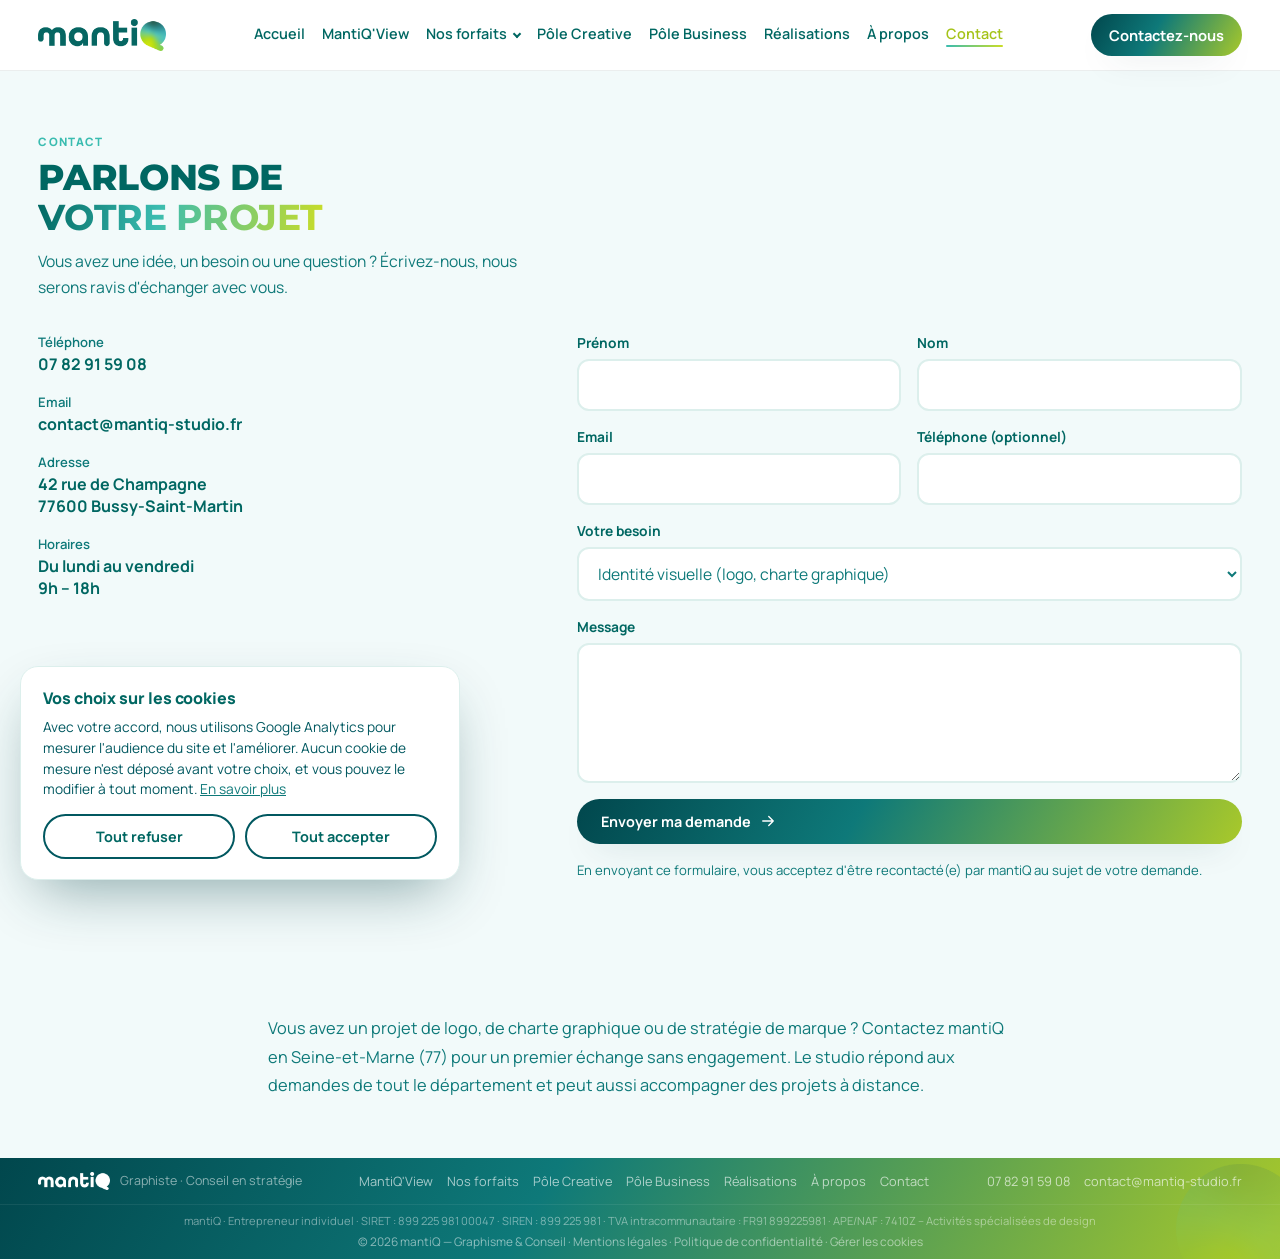
<file: contact.html>
<!DOCTYPE html>
<html lang="fr">
<head>
<meta charset="UTF-8">
<meta name="viewport" content="width=device-width, initial-scale=1">
<title>Contact et devis gratuit — graphiste Seine-et-Marne | mantiQ</title>
<meta name="description" content="Un projet de logo, de site internet ou de communication ? Contactez mantiQ pour un devis gratuit, réponse sous 24 h.">
<link rel="icon" href="favicon.ico" sizes="any">
<link rel="icon" type="image/png" href="favicon-64.png" sizes="64x64">
<link rel="apple-touch-icon" href="apple-touch-icon.png">
<link rel="preconnect" href="https://fonts.googleapis.com">
<link rel="preconnect" href="https://fonts.gstatic.com" crossorigin>
<link href="https://fonts.googleapis.com/css2?family=Manrope:wght@500;600;700;800&family=Montserrat:wght@600..900&display=swap" rel="stylesheet">
<link rel="stylesheet" href="style.css">
<link rel="canonical" href="https://mantiq-studio.fr/contact.html">
<meta name="robots" content="index, follow, max-image-preview:large">
<meta name="theme-color" content="#006762">
<meta property="og:type" content="website">
<meta property="og:locale" content="fr_FR">
<meta property="og:site_name" content="mantiQ">
<meta property="og:title" content="Contact et devis gratuit — graphiste Seine-et-Marne | mantiQ">
<meta property="og:description" content="Un projet de logo, de site internet ou de communication ? Contactez mantiQ pour un devis gratuit, réponse sous 24 h.">
<meta property="og:url" content="https://mantiq-studio.fr/contact.html">
<meta property="og:image" content="https://mantiq-studio.fr/assets/og-image.jpg">
<meta property="og:image:width" content="1200">
<meta property="og:image:height" content="630">
<meta name="twitter:card" content="summary_large_image">
<meta name="twitter:title" content="Contact et devis gratuit — graphiste Seine-et-Marne | mantiQ">
<meta name="twitter:description" content="Un projet de logo, de site internet ou de communication ? Contactez mantiQ pour un devis gratuit, réponse sous 24 h.">
<meta name="twitter:image" content="https://mantiq-studio.fr/assets/og-image.jpg">
<script type="application/ld+json">{"@context": "https://schema.org", "@type": "ProfessionalService", "@id": "https://mantiq-studio.fr/#entreprise", "name": "mantiQ", "description": "mantiQ accompagne les entreprises, indépendants et commerçants en graphisme, identité visuelle, communication et conseil en stratégie.", "url": "https://mantiq-studio.fr/", "logo": "https://mantiq-studio.fr/assets/og-image.jpg", "image": "https://mantiq-studio.fr/assets/og-image.jpg", "telephone": "+33782915908", "email": "contact@mantiq-studio.fr", "address": {"@type": "PostalAddress", "streetAddress": "42 rue de Champagne", "postalCode": "77600", "addressLocality": "Bussy-Saint-Martin", "addressRegion": "Seine-et-Marne", "addressCountry": "FR"}, "areaServed": [{"@type": "AdministrativeArea", "name": "Seine-et-Marne"}, {"@type": "Country", "name": "France"}], "openingHoursSpecification": [{"@type": "OpeningHoursSpecification", "dayOfWeek": ["Monday", "Tuesday", "Wednesday", "Thursday", "Friday"], "opens": "09:00", "closes": "18:00"}], "knowsAbout": ["Création de logo", "Identité visuelle", "Charte graphique", "Création de site internet", "Stratégie de marque"]}</script>
<script type="application/ld+json">{"@context": "https://schema.org", "@type": "BreadcrumbList", "itemListElement": [{"@type": "ListItem", "position": 1, "name": "Accueil", "item": "https://mantiq-studio.fr/"}, {"@type": "ListItem", "position": 2, "name": "Contact", "item": "https://mantiq-studio.fr/contact.html"}]}</script>
</head>
<body>

<header class="site-header">
  <div class="wrap">
    <a class="brand" href="index.html" aria-label="mantiQ — accueil"><img src="[data-uri]" alt="mantiQ"></a>
    <nav class="main-nav" aria-label="Navigation principale">
      <a href="index.html">Accueil</a>
<a href="mantiq-view.html">MantiQ'View</a>
<div class="nav-item has-sub"><a href="forfaits.html">Nos forfaits<span class="caret" aria-hidden="true"></span></a><div class="subnav" role="menu" aria-label="Nos forfaits"><a href="forfaits.html#creation" role="menuitem">Je crée mon entreprise</a><a href="forfaits.html#pme" role="menuitem">J'ai une PME / PMI</a><a href="forfaits.html#etablie" role="menuitem">Entreprise installée</a><a href="forfaits.html#a-la-carte" role="menuitem">À la carte</a></div></div>
<a href="pole-creatif.html">Pôle Creative</a>
<a href="pole-conseil.html">Pôle Business</a>
<a href="realisations.html">Réalisations</a>
<a href="a-propos.html">À propos</a>
<a href="contact.html" class="active">Contact</a>
    </nav>
    <div class="header-actions">
      <a class="btn btn-solid-dark on-header" href="contact.html" style="padding:12px 22px; font-size:.92rem;">Contactez-nous</a>
      <button class="burger" id="burgerBtn" aria-label="Ouvrir le menu" aria-expanded="false">
        <span></span><span></span><span></span>
      </button>
    </div>
  </div>
  <nav class="mobile-nav" id="mobileNav" aria-label="Navigation mobile">
    <a href="index.html">Accueil</a>
<a href="mantiq-view.html">MantiQ'View</a>
<a href="forfaits.html">Nos forfaits</a>
<a class="sub" href="forfaits.html#creation">Je crée mon entreprise</a>
<a class="sub" href="forfaits.html#pme">J'ai une PME / PMI</a>
<a class="sub" href="forfaits.html#etablie">Entreprise installée</a>
<a class="sub" href="forfaits.html#a-la-carte">À la carte</a>
<a href="pole-creatif.html">Pôle Creative</a>
<a href="pole-conseil.html">Pôle Business</a>
<a href="realisations.html">Réalisations</a>
<a href="a-propos.html">À propos</a>
<a href="contact.html" class="active">Contact</a>
    <a class="btn btn-fill" href="contact.html">Contactez-nous</a>
  </nav>
</header>
<main id="top">

  <section class="contact-page">
    <div class="wrap">
      <div class="reveal-stagger" style="max-width:640px;">
        <span class="eyebrow-tag">Contact</span>
        <h1 class="h1-2l"><span class="h1-a">Parlons de</span><br><span class="grad-text">votre projet</span></h1>
        <p class="lede">Vous avez une idée, un besoin ou une question&nbsp;? Écrivez-nous, nous serons ravis d'échanger avec vous.</p>
      </div>

      <div class="contact-grid">
        <div class="contact-info-list reveal-stagger">
          <div class="contact-info-item">
            <div><div class="label">Téléphone</div><a href="tel:+33782915908">07 82 91 59 08</a></div>
          </div>
          <div class="contact-info-item">
            <div><div class="label">Email</div><a href="mailto:contact@mantiq-studio.fr">contact@mantiq-studio.fr</a></div>
          </div>
          <div class="contact-info-item">
            <div><div class="label">Adresse</div><span class="line">42 rue de Champagne</span><span class="line">77600 Bussy-Saint-Martin</span></div>
          </div>
          <div class="contact-info-item">
            <div><div class="label">Horaires</div><span class="line">Du lundi au vendredi</span><span class="line">9h &ndash; 18h</span></div>
          </div>
        </div>

        <form class="reveal" id="contactForm" name="contact" method="POST" data-netlify="true" netlify-honeypot="societe">
          <input type="hidden" name="form-name" value="contact">
          <p class="honeypot"><label>Ne pas remplir&nbsp;: <input name="societe" tabindex="-1" autocomplete="off"></label></p>

          <div class="form-row">
            <div class="field">
              <label for="cPrenom">Prénom</label>
              <input id="cPrenom" name="prenom" type="text" autocomplete="given-name" required>
            </div>
            <div class="field">
              <label for="cNom">Nom</label>
              <input id="cNom" name="nom" type="text" autocomplete="family-name" required>
            </div>
          </div>
          <div class="form-row">
            <div class="field">
              <label for="cEmail">Email</label>
              <input id="cEmail" name="email" type="email" autocomplete="email" required>
            </div>
            <div class="field">
              <label for="cTel">Téléphone (optionnel)</label>
              <input id="cTel" name="telephone" type="tel" autocomplete="tel">
            </div>
          </div>
          <div class="field">
            <label for="cSujet">Votre besoin</label>
            <select id="cSujet" name="sujet">
              <option>Identité visuelle (logo, charte graphique)</option>
              <option>Communication &amp; supports imprimés</option>
              <option>Stratégie &amp; conseil business</option>
              <option>Diagnostic MantiQ'View</option>
              <option>Demande de devis</option>
              <option>Autre demande</option>
            </select>
          </div>
          <div class="field">
            <label for="cMessage">Message</label>
            <textarea id="cMessage" name="message" rows="5" required></textarea>
          </div>

          <button class="btn btn-fill" type="submit" id="cSubmitBtn">Envoyer ma demande <svg viewBox="0 0 24 24" fill="none" stroke="currentColor" stroke-width="1.8" stroke-linecap="round" stroke-linejoin="round"><path d="M5 12h14M13 6l6 6-6 6"/></svg></button>
          <div class="form-msg" id="formMsg"></div>
          <p class="form-note">En envoyant ce formulaire, vous acceptez d'être recontacté(e) par mantiQ au sujet de votre demande.</p>
        </form>
      </div>
    </div>
  </section>

  <div class="rubrique-band" aria-hidden="true"></div>

  <section>
    <div class="wrap" style="max-width:820px;">
      <p class="reveal" style="font-size:1.02rem; color:var(--ink-soft); line-height:1.75;">Vous avez un projet de logo, de charte graphique ou de stratégie de marque&nbsp;? Contactez mantiQ en Seine-et-Marne (77) pour un premier échange sans engagement. Le studio répond aux demandes de tout le département et peut aussi accompagner des projets à distance.</p>
    </div>
  </section>

</main>
<footer class="site-footer">
  <img class="footer-mark" src="[data-uri]" alt="" aria-hidden="true" loading="lazy" decoding="async">
  <div class="wrap">
    <div class="footer-brand">
      <img class="foot-logo" src="[data-uri]" alt="mantiQ" loading="lazy" decoding="async">
      <span class="footer-tagline">Graphiste &middot; Conseil en stratégie</span>
    </div>
    <nav class="footer-nav">
      <a href="mantiq-view.html">MantiQ'View</a>
      <a href="forfaits.html">Nos forfaits</a>
      <a href="pole-creatif.html">Pôle Creative</a>
      <a href="pole-conseil.html">Pôle Business</a>
      <a href="realisations.html">Réalisations</a>
      <a href="a-propos.html">À propos</a>
      <a href="contact.html">Contact</a>
    </nav>
    <div class="footer-contact">
      <a href="tel:+33782915908">07 82 91 59 08</a>
      <a href="mailto:contact@mantiq-studio.fr">contact@mantiq-studio.fr</a>
    </div>
  </div>
  <div class="footer-bottom">
    <p class="footer-legal-ids">mantiQ &middot; Entrepreneur individuel &middot; SIRET&nbsp;: 899 225 981 00047 &middot; SIREN&nbsp;: 899 225 981 &middot; TVA intracommunautaire&nbsp;: FR91 899225981 &middot; APE/NAF&nbsp;: 7410Z &ndash; Activités spécialisées de design</p>
    <p class="footer-copy">© 2026 mantiQ — Graphisme &amp; Conseil &middot; <a href="mentions-legales.html">Mentions légales</a> &middot; <a href="mentions-legales.html#donnees-personnelles">Politique de confidentialité</a> &middot; <button type="button" class="cookie-manage" id="cookieManage">Gérer les cookies</button></p>
  </div>
</footer>
<div class="cookie-banner" id="cookieBanner" role="dialog" aria-live="polite" aria-labelledby="cookieTitle" hidden>
  <h2 id="cookieTitle">Vos choix sur les cookies</h2>
  <p>Avec votre accord, nous utilisons Google Analytics pour mesurer l'audience du site et l'améliorer. Aucun cookie de mesure n'est déposé avant votre choix, et vous pouvez le modifier à tout moment. <a href="mentions-legales.html#cookies">En savoir plus</a></p>
  <div class="cookie-actions">
    <button type="button" id="cookieRefuse">Tout refuser</button>
    <button type="button" id="cookieAccept">Tout accepter</button>
  </div>
</div>
<script>
const burgerBtn = document.getElementById('burgerBtn');
const mobileNav = document.getElementById('mobileNav');
if (burgerBtn) {
  burgerBtn.addEventListener('click', () => {
    const open = mobileNav.classList.toggle('open');
    burgerBtn.setAttribute('aria-expanded', open ? 'true' : 'false');
  });
  document.querySelectorAll('.mobile-nav a').forEach(a => a.addEventListener('click', () => {
    mobileNav.classList.remove('open');
    burgerBtn.setAttribute('aria-expanded', 'false');
  }));
}
document.documentElement.style.scrollBehavior = 'smooth';
const revealEls = document.querySelectorAll('.reveal, .reveal-stagger');
if ('IntersectionObserver' in window) {
  const io = new IntersectionObserver((entries) => {
    entries.forEach(e => { if (e.isIntersecting) { e.target.classList.add('in'); io.unobserve(e.target); } });
  }, { threshold: .15 });
  revealEls.forEach(el => io.observe(el));
} else {
  revealEls.forEach(el => el.classList.add('in'));
}

/* Titres de rubriques sur plusieurs lignes : lignes 1..n-1 en couleur unie, dernière ligne en dégradé */
(function () {
  var hs = Array.prototype.slice.call(document.querySelectorAll('h1')).filter(function (h) {
    return !h.closest('.home-hero') && !(h.classList.contains('h1-2l') && h.querySelector('.h1-a'));
  });
  if (!hs.length) return;
  function esc(t) { return t.replace(/&/g, '&amp;').replace(/</g, '&lt;'); }
  function split(h) {
    if (!h.dataset.orig) h.dataset.orig = h.textContent.replace(/\s+/g, ' ').trim();
    var words = h.dataset.orig.split(' ');
    h.classList.remove('h1-2l');
    h.innerHTML = words.map(function (w) { return '<span>' + esc(w) + '</span>'; }).join(' ');
    var sp = h.querySelectorAll('span'), lines = [], top = null;
    for (var i = 0; i < sp.length; i++) {
      var t = sp[i].offsetTop;
      if (top === null || Math.abs(t - top) > 4) { lines.push([]); top = t; }
      lines[lines.length - 1].push(words[i]);
    }
    if (lines.length < 2) { h.textContent = h.dataset.orig; return; }
    var txt = lines.map(function (l) { return esc(l.join(' ')); });
    var last = txt.pop();
    h.innerHTML = '<span class="h1-a">' + txt.join('<br>') + '</span><br><span class="grad-text">' + last + '</span>';
    h.classList.add('h1-2l');
  }
  var timer;
  function run() { hs.forEach(split); }
  function later() { clearTimeout(timer); timer = setTimeout(run, 150); }
  run();
  if (document.fonts && document.fonts.ready) document.fonts.ready.then(run);
  window.addEventListener('resize', later);
})();
</script>
<script>
(function () {
  var GA_ID = 'G-M7SF9D4RBV';
  var KEY = 'mantiq_cookie_consent';
  var MAX_AGE = 1000 * 60 * 60 * 24 * 180; // 6 mois
  var banner = document.getElementById('cookieBanner');
  if (!banner) return;

  function readChoice() {
    try {
      var v = JSON.parse(localStorage.getItem(KEY));
      if (v && (v.c === 'accepted' || v.c === 'refused') && Date.now() - v.t < MAX_AGE) return v.c;
    } catch (e) {}
    return null;
  }
  function saveChoice(c) {
    try { localStorage.setItem(KEY, JSON.stringify({ c: c, t: Date.now() })); } catch (e) {}
  }
  function gaConfigured() { return GA_ID && GA_ID.indexOf('XXXX') === -1; }

  function loadGA() {
    if (!gaConfigured() || window.__gaLoaded) return;
    window.__gaLoaded = true;
    window['ga-disable-' + GA_ID] = false;
    var s = document.createElement('script');
    s.async = true;
    s.src = 'https://www.googletagmanager.com/gtag/js?id=' + encodeURIComponent(GA_ID);
    document.head.appendChild(s);
    window.dataLayer = window.dataLayer || [];
    window.gtag = function () { window.dataLayer.push(arguments); };
    window.gtag('js', new Date());
    window.gtag('config', GA_ID, { anonymize_ip: true, cookie_expires: 33696000 }); // cookies : 13 mois max
  }

  function removeGA() {
    if (gaConfigured()) window['ga-disable-' + GA_ID] = true;
    var host = location.hostname.split('.');
    var domains = ['', location.hostname];
    for (var i = 1; i < host.length - 1; i++) domains.push('.' + host.slice(i).join('.'));
    domains.push('.' + location.hostname);
    document.cookie.split(';').forEach(function (c) {
      var name = c.split('=')[0].trim();
      if (name === '_ga' || name.indexOf('_ga_') === 0 || name === '_gid' || name.indexOf('_gat') === 0) {
        domains.forEach(function (d) {
          document.cookie = name + '=; expires=Thu, 01 Jan 1970 00:00:00 GMT; path=/' + (d ? '; domain=' + d : '');
        });
      }
    });
  }

  function show() { banner.hidden = false; }
  function hide() { banner.hidden = true; }

  document.getElementById('cookieAccept').addEventListener('click', function () {
    saveChoice('accepted'); hide(); loadGA();
  });
  document.getElementById('cookieRefuse').addEventListener('click', function () {
    saveChoice('refused'); hide(); removeGA();
  });
  var manage = document.getElementById('cookieManage');
  if (manage) manage.addEventListener('click', show);

  var choice = readChoice();
  if (choice === 'accepted') loadGA();
  else if (choice === null) show();
})();
</script>
<script>
const contactForm = document.getElementById('contactForm');
const formMsg = document.getElementById('formMsg');
if (contactForm) {
  contactForm.addEventListener('submit', function(e){
    e.preventDefault();
    const data = new FormData(contactForm);
    const body = new URLSearchParams(data).toString();
    const submitBtn = document.getElementById('cSubmitBtn');
    submitBtn.disabled = true;
    fetch('/', { method:'POST', headers:{ 'Content-Type':'application/x-www-form-urlencoded' }, body })
      .then((response) => {
        if (!response.ok) throw new Error('submit_failed');
        formMsg.textContent = "Merci ! Votre message a bien été envoyé, on vous répond très vite.";
        formMsg.className = 'form-msg show ok';
        contactForm.reset();
      })
      .catch(() => {
        formMsg.textContent = "L'envoi a échoué. Écrivez-nous directement à contact@mantiq-studio.fr.";
        formMsg.className = 'form-msg show err';
      })
      .finally(() => { submitBtn.disabled = false; });
  });
}
</script><script>
(function () {
  var form = document.getElementById('contactForm');
  if (!form) return;
  var p = new URLSearchParams(location.search);
  function clean(s) { return String(s || '').replace(/[<>]/g, '').trim().slice(0, 140); }
  var forfait = clean(p.get('forfait')), profil = clean(p.get('profil')), prix = clean(p.get('prix'));
  var items = p.getAll('prestation').map(clean).filter(Boolean).slice(0, 15);
  var msg = '';
  if (forfait) {
    msg = 'Bonjour,\n\nJe souhaite recevoir un devis pour « ' + forfait + ' »'
        + (profil ? ' (' + profil + ')' : '') + (prix ? ' — ' + prix : '') + '.\n\n';
  } else if (items.length) {
    msg = 'Bonjour,\n\nJe souhaite recevoir un devis pour les prestations suivantes :\n'
        + items.map(function (i) { return '- ' + i; }).join('\n') + '\n\n';
  }
  if (!msg) return;
  var ta = document.getElementById('cMessage');
  if (ta && !ta.value) ta.value = msg + 'À propos de mon projet : ';
  var sel = document.getElementById('cSujet');
  if (sel) sel.value = 'Demande de devis';
})();
</script>
</body>
</html>
</file>
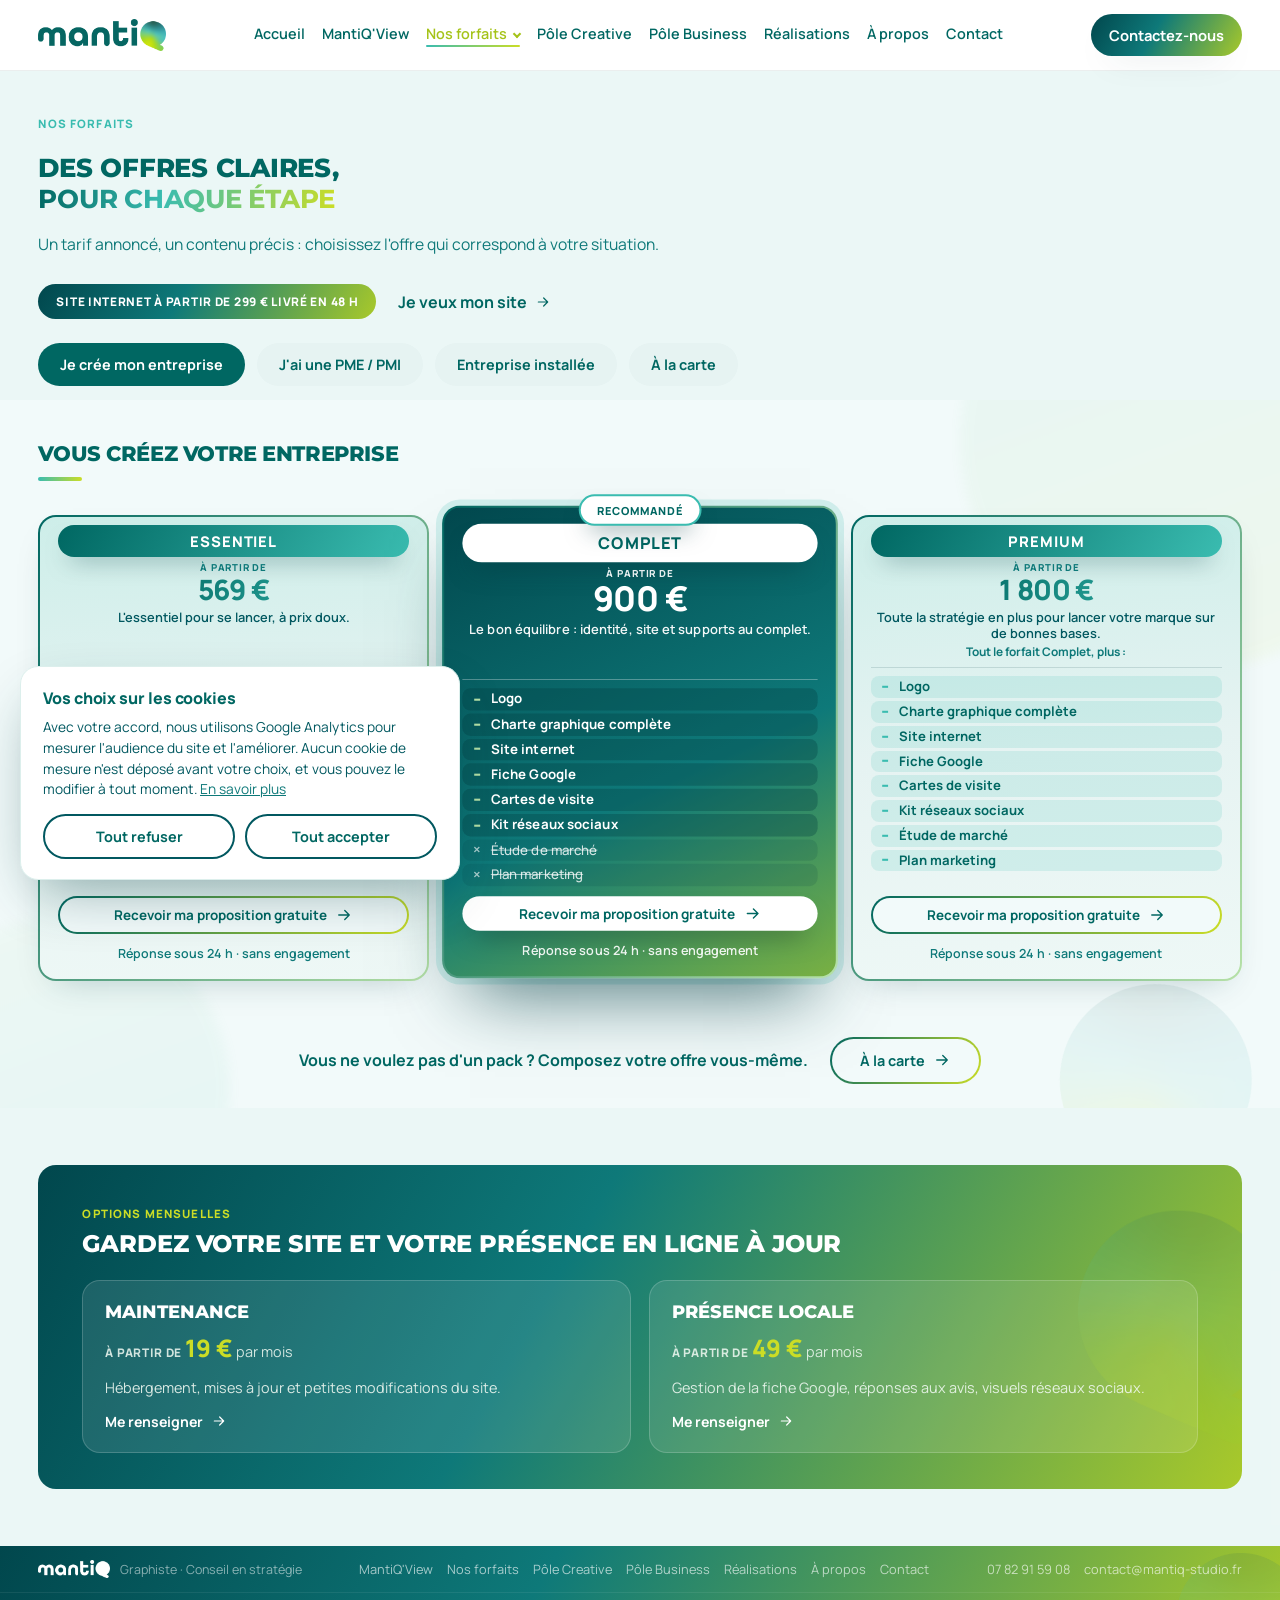
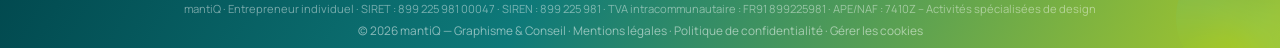
<file: forfaits.html>
<!DOCTYPE html>
<html lang="fr">
<head>
<meta charset="UTF-8">
<meta name="viewport" content="width=device-width, initial-scale=1">
<title>Forfaits logo, site internet et identité visuelle | mantiQ</title>
<meta name="description" content="Forfaits clairs pour créateurs d&#x27;entreprise, PME et commerçants : logo, charte graphique, site internet dès 299 € livré en 48 h, étude de marché.">
<link rel="icon" href="favicon.ico" sizes="any">
<link rel="icon" type="image/png" href="favicon-64.png" sizes="64x64">
<link rel="apple-touch-icon" href="apple-touch-icon.png">
<link rel="preconnect" href="https://fonts.googleapis.com">
<link rel="preconnect" href="https://fonts.gstatic.com" crossorigin>
<link href="https://fonts.googleapis.com/css2?family=Manrope:wght@500;600;700;800&family=Montserrat:wght@600..900&display=swap" rel="stylesheet">
<link rel="stylesheet" href="style.css">
<link rel="canonical" href="https://mantiq-studio.fr/forfaits.html">
<meta name="robots" content="index, follow, max-image-preview:large">
<meta name="theme-color" content="#006762">
<meta property="og:type" content="website">
<meta property="og:locale" content="fr_FR">
<meta property="og:site_name" content="mantiQ">
<meta property="og:title" content="Forfaits logo, site internet et identité visuelle | mantiQ">
<meta property="og:description" content="Forfaits clairs pour créateurs d&#x27;entreprise, PME et commerçants : logo, charte graphique, site internet dès 299 € livré en 48 h, étude de marché.">
<meta property="og:url" content="https://mantiq-studio.fr/forfaits.html">
<meta property="og:image" content="https://mantiq-studio.fr/assets/og-image.jpg">
<meta property="og:image:width" content="1200">
<meta property="og:image:height" content="630">
<meta name="twitter:card" content="summary_large_image">
<meta name="twitter:title" content="Forfaits logo, site internet et identité visuelle | mantiQ">
<meta name="twitter:description" content="Forfaits clairs pour créateurs d&#x27;entreprise, PME et commerçants : logo, charte graphique, site internet dès 299 € livré en 48 h, étude de marché.">
<meta name="twitter:image" content="https://mantiq-studio.fr/assets/og-image.jpg">
<script type="application/ld+json">{"@context": "https://schema.org", "@type": "BreadcrumbList", "itemListElement": [{"@type": "ListItem", "position": 1, "name": "Accueil", "item": "https://mantiq-studio.fr/"}, {"@type": "ListItem", "position": 2, "name": "Nos forfaits", "item": "https://mantiq-studio.fr/forfaits.html"}]}</script>
</head>
<body>

<header class="site-header">
  <div class="wrap">
    <a class="brand" href="index.html" aria-label="mantiQ — accueil"><img src="[data-uri]" alt="mantiQ"></a>
    <nav class="main-nav" aria-label="Navigation principale">
      <a href="index.html">Accueil</a>
<a href="mantiq-view.html">MantiQ'View</a>
<div class="nav-item has-sub"><a href="forfaits.html" class="active">Nos forfaits<span class="caret" aria-hidden="true"></span></a><div class="subnav" role="menu" aria-label="Nos forfaits"><a href="forfaits.html#creation" role="menuitem">Je crée mon entreprise</a><a href="forfaits.html#pme" role="menuitem">J'ai une PME / PMI</a><a href="forfaits.html#etablie" role="menuitem">Entreprise installée</a><a href="forfaits.html#a-la-carte" role="menuitem">À la carte</a></div></div>
<a href="pole-creatif.html">Pôle Creative</a>
<a href="pole-conseil.html">Pôle Business</a>
<a href="realisations.html">Réalisations</a>
<a href="a-propos.html">À propos</a>
<a href="contact.html">Contact</a>
    </nav>
    <div class="header-actions">
      <a class="btn btn-solid-dark on-header" href="contact.html" style="padding:12px 22px; font-size:.92rem;">Contactez-nous</a>
      <button class="burger" id="burgerBtn" aria-label="Ouvrir le menu" aria-expanded="false">
        <span></span><span></span><span></span>
      </button>
    </div>
  </div>
  <nav class="mobile-nav" id="mobileNav" aria-label="Navigation mobile">
    <a href="index.html">Accueil</a>
<a href="mantiq-view.html">MantiQ'View</a>
<a href="forfaits.html" class="active">Nos forfaits</a>
<a class="sub" href="forfaits.html#creation">Je crée mon entreprise</a>
<a class="sub" href="forfaits.html#pme">J'ai une PME / PMI</a>
<a class="sub" href="forfaits.html#etablie">Entreprise installée</a>
<a class="sub" href="forfaits.html#a-la-carte">À la carte</a>
<a href="pole-creatif.html">Pôle Creative</a>
<a href="pole-conseil.html">Pôle Business</a>
<a href="realisations.html">Réalisations</a>
<a href="a-propos.html">À propos</a>
<a href="contact.html">Contact</a>
    <a class="btn btn-fill" href="contact.html">Contactez-nous</a>
  </nav>
</header>
<main id="top">

  <section class="on-mint">
    <div class="wrap">
      <div class="reveal-stagger" style="max-width:760px;">
        <span class="eyebrow-tag">Nos forfaits</span>
        <h1 class="h1-2l"><span class="h1-a">Des offres claires,</span><br><span class="grad-text">pour chaque étape</span></h1>
        <p class="lede">Un tarif annoncé, un contenu précis&nbsp;: choisissez l'offre qui correspond à votre situation.</p>
        <div class="plans-hook">
          <span class="pill-badge highlight">Site internet à partir de 299&nbsp;&euro; livré en 48&nbsp;h</span>
          <a class="link-arrow" href="contact.html?prestation=Site%20une%20page">Je veux mon site <svg viewBox="0 0 24 24" fill="none" stroke="currentColor" stroke-width="1.8" stroke-linecap="round" stroke-linejoin="round"><path d="M5 12h14M13 6l6 6-6 6"/></svg></a>
        </div>
      </div>
      <div class="filter-tabs plan-tabs reveal" role="tablist" aria-label="Choisissez votre situation">
        <button class="filter-tab active" role="tab" id="tab-creation" aria-selected="true" aria-controls="panel-creation" data-panel="creation" tabindex="0">Je crée mon entreprise</button>
        <button class="filter-tab" role="tab" id="tab-pme" aria-selected="false" aria-controls="panel-pme" data-panel="pme" tabindex="-1">J'ai une PME / PMI</button>
        <button class="filter-tab" role="tab" id="tab-etablie" aria-selected="false" aria-controls="panel-etablie" data-panel="etablie" tabindex="-1">Entreprise installée</button>
        <button class="filter-tab" role="tab" id="tab-carte" aria-selected="false" aria-controls="panel-carte" data-panel="carte" tabindex="-1">À la carte</button>
      </div>
    </div>
  </section>

  <section class="section-decor" id="forfaits">
    <img class="brand-mark-decor" src="[data-uri]" alt="" aria-hidden="true" loading="lazy" decoding="async">
    <div class="wrap">
    <div class="plan-panel" role="tabpanel" id="panel-creation" aria-labelledby="tab-creation">
      <h2 class="plan-panel-title">Vous créez votre entreprise</h2>
      <div class="plans-grid">
      <article class="plan-card">
        
        <h3 class="plan-name"><span class="pill-badge">Essentiel</span></h3>
        <p class="plan-price"><small>À partir de</small><strong>569&nbsp;€</strong></p>
        <p class="plan-tagline">L'essentiel pour se lancer, à prix doux.</p>
        <p class="plan-note" aria-hidden="true">&nbsp;</p>
        <ul class="plan-list">
          <li class="in">Logo</li>
          <li class="in">Mini-charte (couleurs et typographies)</li>
          <li class="in">Site internet</li>
          <li class="in">Fiche Google</li>
          <li class="out">Cartes de visite<span class="plan-sr"> (non inclus)</span></li>
          <li class="out">Kit réseaux sociaux<span class="plan-sr"> (non inclus)</span></li>
          <li class="out">Étude de marché<span class="plan-sr"> (non inclus)</span></li>
          <li class="out">Plan marketing<span class="plan-sr"> (non inclus)</span></li>
        </ul>
        <a class="btn btn-outline" href="contact.html?forfait=Essentiel&profil=Vous%20cr%C3%A9ez%20votre%20entreprise&prix=%C3%A0%20partir%20de%20569%20%E2%82%AC" data-plan="Essentiel">Recevoir ma proposition gratuite <svg viewBox="0 0 24 24" fill="none" stroke="currentColor" stroke-width="1.8" stroke-linecap="round" stroke-linejoin="round"><path d="M5 12h14M13 6l6 6-6 6"/></svg></a>
        <p class="plan-reassure">Réponse sous 24&nbsp;h · sans engagement</p>
      </article>
      <article class="plan-card featured">
        <span class="plan-badge">Recommandé</span>
        <h3 class="plan-name"><span class="pill-badge">Complet</span></h3>
        <p class="plan-price"><small>À partir de</small><strong>900&nbsp;€</strong></p>
        <p class="plan-tagline">Le bon équilibre : identité, site et supports au complet.</p>
        <p class="plan-note" aria-hidden="true">&nbsp;</p>
        <ul class="plan-list">
          <li class="in">Logo</li>
          <li class="in">Charte graphique complète</li>
          <li class="in">Site internet</li>
          <li class="in">Fiche Google</li>
          <li class="in">Cartes de visite</li>
          <li class="in">Kit réseaux sociaux</li>
          <li class="out">Étude de marché<span class="plan-sr"> (non inclus)</span></li>
          <li class="out">Plan marketing<span class="plan-sr"> (non inclus)</span></li>
        </ul>
        <a class="btn btn-fill" href="contact.html?forfait=Complet&profil=Vous%20cr%C3%A9ez%20votre%20entreprise&prix=%C3%A0%20partir%20de%20900%20%E2%82%AC" data-plan="Complet">Recevoir ma proposition gratuite <svg viewBox="0 0 24 24" fill="none" stroke="currentColor" stroke-width="1.8" stroke-linecap="round" stroke-linejoin="round"><path d="M5 12h14M13 6l6 6-6 6"/></svg></a>
        <p class="plan-reassure">Réponse sous 24&nbsp;h · sans engagement</p>
      </article>
      <article class="plan-card">
        
        <h3 class="plan-name"><span class="pill-badge">Premium</span></h3>
        <p class="plan-price"><small>À partir de</small><strong>1&nbsp;800&nbsp;€</strong></p>
        <p class="plan-tagline">Toute la stratégie en plus pour lancer votre marque sur de bonnes bases.</p>
        <p class="plan-note">Tout le forfait Complet, plus&nbsp;:</p>
        <ul class="plan-list">
          <li class="in">Logo</li>
          <li class="in">Charte graphique complète</li>
          <li class="in">Site internet</li>
          <li class="in">Fiche Google</li>
          <li class="in">Cartes de visite</li>
          <li class="in">Kit réseaux sociaux</li>
          <li class="in">Étude de marché</li>
          <li class="in">Plan marketing</li>
        </ul>
        <a class="btn btn-outline" href="contact.html?forfait=Premium&profil=Vous%20cr%C3%A9ez%20votre%20entreprise&prix=%C3%A0%20partir%20de%201%20800%20%E2%82%AC" data-plan="Premium">Recevoir ma proposition gratuite <svg viewBox="0 0 24 24" fill="none" stroke="currentColor" stroke-width="1.8" stroke-linecap="round" stroke-linejoin="round"><path d="M5 12h14M13 6l6 6-6 6"/></svg></a>
        <p class="plan-reassure">Réponse sous 24&nbsp;h · sans engagement</p>
      </article>
      </div>
      <div class="plan-carte-cta">
        <p>Vous ne voulez pas d'un pack&nbsp;? Composez votre offre vous-même.</p>
        <a class="btn btn-outline" href="#a-la-carte" data-go-carte>À la carte <svg viewBox="0 0 24 24" fill="none" stroke="currentColor" stroke-width="1.8" stroke-linecap="round" stroke-linejoin="round"><path d="M5 12h14M13 6l6 6-6 6"/></svg></a>
      </div>
    </div>
    <div class="plan-panel" role="tabpanel" id="panel-pme" aria-labelledby="tab-pme" hidden>
      <h2 class="plan-panel-title">Vous avez une PME ou une PMI</h2>
      <div class="plans-grid">
      <article class="plan-card">
        
        <h3 class="plan-name"><span class="pill-badge">Essentiel</span></h3>
        <p class="plan-price"><small>À partir de</small><strong>369&nbsp;€</strong></p>
        <p class="plan-tagline">Gagnez rapidement en visibilité locale.</p>
        <p class="plan-note" aria-hidden="true">&nbsp;</p>
        <ul class="plan-list">
          <li class="in">Fiche Google optimisée</li>
          <li class="in">Système de collecte d'avis</li>
          <li class="in">Site internet</li>
          <li class="in">Cartes de visite</li>
          <li class="out">Flyer<span class="plan-sr"> (non inclus)</span></li>
          <li class="out">Refonte du logo et de la charte<span class="plan-sr"> (non inclus)</span></li>
          <li class="out">Plan marketing<span class="plan-sr"> (non inclus)</span></li>
          <li class="out">Système de prospection clé en main<span class="plan-sr"> (non inclus)</span></li>
        </ul>
        <a class="btn btn-outline" href="contact.html?forfait=Essentiel&profil=Vous%20avez%20une%20PME%20ou%20une%20PMI&prix=%C3%A0%20partir%20de%20369%20%E2%82%AC" data-plan="Essentiel">Recevoir ma proposition gratuite <svg viewBox="0 0 24 24" fill="none" stroke="currentColor" stroke-width="1.8" stroke-linecap="round" stroke-linejoin="round"><path d="M5 12h14M13 6l6 6-6 6"/></svg></a>
        <p class="plan-reassure">Réponse sous 24&nbsp;h · sans engagement</p>
      </article>
      <article class="plan-card featured">
        <span class="plan-badge">Recommandé</span>
        <h3 class="plan-name"><span class="pill-badge">Complet</span></h3>
        <p class="plan-price"><small>À partir de</small><strong>830&nbsp;€</strong></p>
        <p class="plan-tagline">Une image renouvelée et un site neuf pour vous démarquer.</p>
        <p class="plan-note" aria-hidden="true">&nbsp;</p>
        <ul class="plan-list">
          <li class="in">Fiche Google optimisée</li>
          <li class="in">Système de collecte d'avis</li>
          <li class="in">Site internet</li>
          <li class="in">Cartes de visite</li>
          <li class="in">Flyer</li>
          <li class="in">Refonte du logo et de la charte</li>
          <li class="out">Plan marketing<span class="plan-sr"> (non inclus)</span></li>
          <li class="out">Système de prospection clé en main<span class="plan-sr"> (non inclus)</span></li>
        </ul>
        <a class="btn btn-fill" href="contact.html?forfait=Complet&profil=Vous%20avez%20une%20PME%20ou%20une%20PMI&prix=%C3%A0%20partir%20de%20830%20%E2%82%AC" data-plan="Complet">Recevoir ma proposition gratuite <svg viewBox="0 0 24 24" fill="none" stroke="currentColor" stroke-width="1.8" stroke-linecap="round" stroke-linejoin="round"><path d="M5 12h14M13 6l6 6-6 6"/></svg></a>
        <p class="plan-reassure">Réponse sous 24&nbsp;h · sans engagement</p>
      </article>
      <article class="plan-card">
        
        <h3 class="plan-name"><span class="pill-badge">Premium</span></h3>
        <p class="plan-price"><small>À partir de</small><strong>1&nbsp;720&nbsp;€</strong></p>
        <p class="plan-tagline">Marketing et prospection clé en main pour faire grandir votre activité.</p>
        <p class="plan-note">Tout le forfait Complet, plus&nbsp;:</p>
        <ul class="plan-list">
          <li class="in">Fiche Google optimisée</li>
          <li class="in">Système de collecte d'avis</li>
          <li class="in">Site internet</li>
          <li class="in">Cartes de visite</li>
          <li class="in">Flyer</li>
          <li class="in">Refonte du logo et de la charte</li>
          <li class="in">Plan marketing</li>
          <li class="in">Système de prospection clé en main</li>
        </ul>
        <a class="btn btn-outline" href="contact.html?forfait=Premium&profil=Vous%20avez%20une%20PME%20ou%20une%20PMI&prix=%C3%A0%20partir%20de%201%20720%20%E2%82%AC" data-plan="Premium">Recevoir ma proposition gratuite <svg viewBox="0 0 24 24" fill="none" stroke="currentColor" stroke-width="1.8" stroke-linecap="round" stroke-linejoin="round"><path d="M5 12h14M13 6l6 6-6 6"/></svg></a>
        <p class="plan-reassure">Réponse sous 24&nbsp;h · sans engagement</p>
      </article>
      </div>
      <div class="plan-carte-cta">
        <p>Vous ne voulez pas d'un pack&nbsp;? Composez votre offre vous-même.</p>
        <a class="btn btn-outline" href="#a-la-carte" data-go-carte>À la carte <svg viewBox="0 0 24 24" fill="none" stroke="currentColor" stroke-width="1.8" stroke-linecap="round" stroke-linejoin="round"><path d="M5 12h14M13 6l6 6-6 6"/></svg></a>
      </div>
    </div>
    <div class="plan-panel" role="tabpanel" id="panel-etablie" aria-labelledby="tab-etablie" hidden>
      <h2 class="plan-panel-title">Votre entreprise est bien installée</h2>
      <div class="plans-grid">
      <article class="plan-card">
        
        <h3 class="plan-name"><span class="pill-badge">Identité</span></h3>
        <p class="plan-price"><small>À partir de</small><strong>469&nbsp;€</strong></p>
        <p class="plan-tagline">Une image de marque modernisée et cohérente partout.</p>
        <p class="plan-note" aria-hidden="true">&nbsp;</p>
        <ul class="plan-list">
          <li class="in">Refonte de la charte graphique</li>
          <li class="in">Déclinaison sur vos supports</li>
          <li class="out">Étude de marché<span class="plan-sr"> (non inclus)</span></li>
          <li class="out">Plan marketing complet<span class="plan-sr"> (non inclus)</span></li>
          <li class="out">Volume fixe de créations chaque mois<span class="plan-sr"> (non inclus)</span></li>
        </ul>
        <a class="btn btn-outline" href="contact.html?forfait=Identit%C3%A9&profil=Votre%20entreprise%20est%20bien%20install%C3%A9e&prix=%C3%A0%20partir%20de%20469%20%E2%82%AC" data-plan="Identité">Recevoir ma proposition gratuite <svg viewBox="0 0 24 24" fill="none" stroke="currentColor" stroke-width="1.8" stroke-linecap="round" stroke-linejoin="round"><path d="M5 12h14M13 6l6 6-6 6"/></svg></a>
        <p class="plan-reassure">Réponse sous 24&nbsp;h · sans engagement</p>
      </article>
      <article class="plan-card featured">
        <span class="plan-badge">Recommandé</span>
        <h3 class="plan-name"><span class="pill-badge">Stratégie</span></h3>
        <p class="plan-price"><small>À partir de</small><strong>920&nbsp;€</strong></p>
        <p class="plan-tagline">Des décisions appuyées sur une analyse claire.</p>
        <p class="plan-note" aria-hidden="true">&nbsp;</p>
        <ul class="plan-list">
          <li class="in">Refonte de la charte graphique</li>
          <li class="in">Déclinaison sur vos supports</li>
          <li class="in">Étude de marché</li>
          <li class="out">Plan marketing complet<span class="plan-sr"> (non inclus)</span></li>
          <li class="out">Volume fixe de créations chaque mois<span class="plan-sr"> (non inclus)</span></li>
        </ul>
        <a class="btn btn-fill" href="contact.html?forfait=Strat%C3%A9gie&profil=Votre%20entreprise%20est%20bien%20install%C3%A9e&prix=%C3%A0%20partir%20de%20920%20%E2%82%AC" data-plan="Stratégie">Recevoir ma proposition gratuite <svg viewBox="0 0 24 24" fill="none" stroke="currentColor" stroke-width="1.8" stroke-linecap="round" stroke-linejoin="round"><path d="M5 12h14M13 6l6 6-6 6"/></svg></a>
        <p class="plan-reassure">Réponse sous 24&nbsp;h · sans engagement</p>
      </article>
      <article class="plan-card">
        
        <h3 class="plan-name"><span class="pill-badge">Studio mensuel</span></h3>
        <p class="plan-price"><small>À partir de</small><strong>189&nbsp;€<span class="per"> / mois</span></strong></p>
        <p class="plan-tagline">Des créations régulières, sans avoir à relancer un prestataire.</p>
        <p class="plan-note" aria-hidden="true">&nbsp;</p>
        <ul class="plan-list">
          <li class="in">Refonte de la charte graphique</li>
          <li class="in">Déclinaison sur vos supports</li>
          <li class="in">Étude de marché</li>
          <li class="in">Plan marketing complet</li>
          <li class="in">Un volume fixe de créations chaque mois (plaquettes, visuels, réseaux sociaux)</li>
        </ul>
        <a class="btn btn-outline" href="contact.html?forfait=Studio%20mensuel&profil=Votre%20entreprise%20est%20bien%20install%C3%A9e&prix=%C3%A0%20partir%20de%20189%20%E2%82%AC%20par%20mois" data-plan="Studio mensuel">Recevoir ma proposition gratuite <svg viewBox="0 0 24 24" fill="none" stroke="currentColor" stroke-width="1.8" stroke-linecap="round" stroke-linejoin="round"><path d="M5 12h14M13 6l6 6-6 6"/></svg></a>
        <p class="plan-reassure">Réponse sous 24&nbsp;h · sans engagement</p>
      </article>
      </div>
      <div class="plan-carte-cta">
        <p>Vous ne voulez pas d'un pack&nbsp;? Composez votre offre vous-même.</p>
        <a class="btn btn-outline" href="#a-la-carte" data-go-carte>À la carte <svg viewBox="0 0 24 24" fill="none" stroke="currentColor" stroke-width="1.8" stroke-linecap="round" stroke-linejoin="round"><path d="M5 12h14M13 6l6 6-6 6"/></svg></a>
      </div>
    </div>
    <div class="plan-panel" role="tabpanel" id="panel-carte" aria-labelledby="tab-carte" hidden>
      <h2 class="plan-panel-title">À la carte</h2>
      <p class="carte-intro">Vous n'avez besoin que d'une prestation, ou vous préférez composer vous-même&nbsp;? Choisissez une ou plusieurs prestations, à votre guise.</p>
      <div class="carte-layout">
        <ul class="carte-list">
        <li>
          <label class="carte-item">
            <input type="checkbox" name="presta" value="0" data-name="Logo" data-price="à partir de 79 €" data-amount="79" data-from="1">
            <span class="carte-check" aria-hidden="true"></span>
            <span class="carte-label"><b>Logo</b></span>
            <span class="carte-price">à partir de 79&nbsp;€</span>
          </label>
        </li>
        <li>
          <label class="carte-item">
            <input type="checkbox" name="presta" value="1" data-name="Charte graphique complète" data-price="à partir de 389 €" data-amount="389" data-from="1">
            <span class="carte-check" aria-hidden="true"></span>
            <span class="carte-label"><b>Charte graphique complète</b></span>
            <span class="carte-price">à partir de 389&nbsp;€</span>
          </label>
        </li>
        <li>
          <label class="carte-item">
            <input type="checkbox" name="presta" value="2" data-name="Site une page" data-price="à partir de 299 €" data-amount="299" data-from="1">
            <span class="carte-check" aria-hidden="true"></span>
            <span class="carte-label"><b>Site une page</b><em class="carte-note-chip">Livré en 48 h</em></span>
            <span class="carte-price">à partir de 299&nbsp;€</span>
          </label>
        </li>
        <li>
          <label class="carte-item">
            <input type="checkbox" name="presta" value="3" data-name="Site internet multi-pages" data-price="à partir de 449 €" data-amount="449" data-from="1">
            <span class="carte-check" aria-hidden="true"></span>
            <span class="carte-label"><b>Site internet multi-pages</b></span>
            <span class="carte-price">à partir de 449&nbsp;€</span>
          </label>
        </li>
        <li>
          <label class="carte-item">
            <input type="checkbox" name="presta" value="4" data-name="Fiche Google (création et optimisation)" data-price="79 €" data-amount="79" data-from="0">
            <span class="carte-check" aria-hidden="true"></span>
            <span class="carte-label"><b>Fiche Google (création et optimisation)</b></span>
            <span class="carte-price">79&nbsp;€</span>
          </label>
        </li>
        <li>
          <label class="carte-item">
            <input type="checkbox" name="presta" value="5" data-name="Cartes de visite" data-price="à partir de 79 €" data-amount="79" data-from="1">
            <span class="carte-check" aria-hidden="true"></span>
            <span class="carte-label"><b>Cartes de visite</b></span>
            <span class="carte-price">à partir de 79&nbsp;€</span>
          </label>
        </li>
        <li>
          <label class="carte-item">
            <input type="checkbox" name="presta" value="6" data-name="Flyer ou affiche" data-price="à partir de 119 €" data-amount="119" data-from="1">
            <span class="carte-check" aria-hidden="true"></span>
            <span class="carte-label"><b>Flyer ou affiche</b></span>
            <span class="carte-price">à partir de 119&nbsp;€</span>
          </label>
        </li>
        <li>
          <label class="carte-item">
            <input type="checkbox" name="presta" value="7" data-name="Kit réseaux sociaux" data-price="à partir de 149 €" data-amount="149" data-from="1">
            <span class="carte-check" aria-hidden="true"></span>
            <span class="carte-label"><b>Kit réseaux sociaux</b></span>
            <span class="carte-price">à partir de 149&nbsp;€</span>
          </label>
        </li>
        <li>
          <label class="carte-item">
            <input type="checkbox" name="presta" value="8" data-name="Étude de marché" data-price="à partir de 499 €" data-amount="499" data-from="1">
            <span class="carte-check" aria-hidden="true"></span>
            <span class="carte-label"><b>Étude de marché</b></span>
            <span class="carte-price">à partir de 499&nbsp;€</span>
          </label>
        </li>
        <li>
          <label class="carte-item">
            <input type="checkbox" name="presta" value="9" data-name="Plan marketing" data-price="à partir de 499 €" data-amount="499" data-from="1">
            <span class="carte-check" aria-hidden="true"></span>
            <span class="carte-label"><b>Plan marketing</b></span>
            <span class="carte-price">à partir de 499&nbsp;€</span>
          </label>
        </li>
        <li>
          <label class="carte-item">
            <input type="checkbox" name="presta" value="10" data-name="Système de prospection clé en main" data-price="à partir de 489 €" data-amount="489" data-from="1">
            <span class="carte-check" aria-hidden="true"></span>
            <span class="carte-label"><b>Système de prospection clé en main</b></span>
            <span class="carte-price">à partir de 489&nbsp;€</span>
          </label>
        </li>
        </ul>
        <aside class="carte-recap" aria-live="polite">
          <h3>Votre sélection</h3>
          <p class="carte-empty" id="carteEmpty">Cochez les prestations qui vous intéressent&nbsp;: elles apparaîtront ici.</p>
          <ul class="carte-recap-list" id="carteRecap"></ul>
          <p class="carte-estimate" id="carteEstimate" hidden>Estimation&nbsp;: <strong id="carteEstimateVal"></strong><small>Prix indicatif, confirmé dans votre proposition gratuite.</small></p>
          <a class="btn btn-fill" id="carteQuote" href="contact.html" aria-disabled="true">Recevoir ma proposition gratuite <svg viewBox="0 0 24 24" fill="none" stroke="currentColor" stroke-width="1.8" stroke-linecap="round" stroke-linejoin="round"><path d="M5 12h14M13 6l6 6-6 6"/></svg></a>
          <p class="plan-reassure">Réponse sous 24&nbsp;h · sans engagement</p>
        </aside>
      </div>
      <p class="carte-footnote">Les forfaits restent plus avantageux que les prestations prises séparément.</p>
    </div>
    </div>
  </section>

  <section class="on-mint">
    <div class="wrap">
      <div class="options-band reveal">
        <img class="options-mark" src="[data-uri]" alt="" aria-hidden="true" loading="lazy" decoding="async">
        <div class="options-head">
          <span class="eyebrow-tag">Options mensuelles</span>
          <h2>Gardez votre site et votre présence en ligne à jour</h2>
        </div>
        <div class="options-grid">
          <div class="option-item">
          <h3>Maintenance</h3>
          <p class="option-price"><small>À partir de</small> <strong>19&nbsp;€</strong> <span>par mois</span></p>
          <p class="option-text">Hébergement, mises à jour et petites modifications du site.</p>
          <a class="link-arrow on-dark" href="contact.html?forfait=Option%20Maintenance&profil=Option%20mensuelle&prix=%C3%A0%20partir%20de%2019%20%E2%82%AC%20par%20mois">Me renseigner <svg viewBox="0 0 24 24" fill="none" stroke="currentColor" stroke-width="1.8" stroke-linecap="round" stroke-linejoin="round"><path d="M5 12h14M13 6l6 6-6 6"/></svg></a>
        </div><div class="option-item">
          <h3>Présence locale</h3>
          <p class="option-price"><small>À partir de</small> <strong>49&nbsp;€</strong> <span>par mois</span></p>
          <p class="option-text">Gestion de la fiche Google, réponses aux avis, visuels réseaux sociaux.</p>
          <a class="link-arrow on-dark" href="contact.html?forfait=Option%20Pr%C3%A9sence%20locale&profil=Option%20mensuelle&prix=%C3%A0%20partir%20de%2049%20%E2%82%AC%20par%20mois">Me renseigner <svg viewBox="0 0 24 24" fill="none" stroke="currentColor" stroke-width="1.8" stroke-linecap="round" stroke-linejoin="round"><path d="M5 12h14M13 6l6 6-6 6"/></svg></a>
        </div>
        </div>
      </div>
    </div>
  </section>

</main>
<footer class="site-footer">
  <img class="footer-mark" src="[data-uri]" alt="" aria-hidden="true" loading="lazy" decoding="async">
  <div class="wrap">
    <div class="footer-brand">
      <img class="foot-logo" src="[data-uri]" alt="mantiQ" loading="lazy" decoding="async">
      <span class="footer-tagline">Graphiste &middot; Conseil en stratégie</span>
    </div>
    <nav class="footer-nav">
      <a href="mantiq-view.html">MantiQ'View</a>
      <a href="forfaits.html">Nos forfaits</a>
      <a href="pole-creatif.html">Pôle Creative</a>
      <a href="pole-conseil.html">Pôle Business</a>
      <a href="realisations.html">Réalisations</a>
      <a href="a-propos.html">À propos</a>
      <a href="contact.html">Contact</a>
    </nav>
    <div class="footer-contact">
      <a href="tel:+33782915908">07 82 91 59 08</a>
      <a href="mailto:contact@mantiq-studio.fr">contact@mantiq-studio.fr</a>
    </div>
  </div>
  <div class="footer-bottom">
    <p class="footer-legal-ids">mantiQ &middot; Entrepreneur individuel &middot; SIRET&nbsp;: 899 225 981 00047 &middot; SIREN&nbsp;: 899 225 981 &middot; TVA intracommunautaire&nbsp;: FR91 899225981 &middot; APE/NAF&nbsp;: 7410Z &ndash; Activités spécialisées de design</p>
    <p class="footer-copy">© 2026 mantiQ — Graphisme &amp; Conseil &middot; <a href="mentions-legales.html">Mentions légales</a> &middot; <a href="mentions-legales.html#donnees-personnelles">Politique de confidentialité</a> &middot; <button type="button" class="cookie-manage" id="cookieManage">Gérer les cookies</button></p>
  </div>
</footer>
<div class="cookie-banner" id="cookieBanner" role="dialog" aria-live="polite" aria-labelledby="cookieTitle" hidden>
  <h2 id="cookieTitle">Vos choix sur les cookies</h2>
  <p>Avec votre accord, nous utilisons Google Analytics pour mesurer l'audience du site et l'améliorer. Aucun cookie de mesure n'est déposé avant votre choix, et vous pouvez le modifier à tout moment. <a href="mentions-legales.html#cookies">En savoir plus</a></p>
  <div class="cookie-actions">
    <button type="button" id="cookieRefuse">Tout refuser</button>
    <button type="button" id="cookieAccept">Tout accepter</button>
  </div>
</div>
<script>
const burgerBtn = document.getElementById('burgerBtn');
const mobileNav = document.getElementById('mobileNav');
if (burgerBtn) {
  burgerBtn.addEventListener('click', () => {
    const open = mobileNav.classList.toggle('open');
    burgerBtn.setAttribute('aria-expanded', open ? 'true' : 'false');
  });
  document.querySelectorAll('.mobile-nav a').forEach(a => a.addEventListener('click', () => {
    mobileNav.classList.remove('open');
    burgerBtn.setAttribute('aria-expanded', 'false');
  }));
}
document.documentElement.style.scrollBehavior = 'smooth';
const revealEls = document.querySelectorAll('.reveal, .reveal-stagger');
if ('IntersectionObserver' in window) {
  const io = new IntersectionObserver((entries) => {
    entries.forEach(e => { if (e.isIntersecting) { e.target.classList.add('in'); io.unobserve(e.target); } });
  }, { threshold: .15 });
  revealEls.forEach(el => io.observe(el));
} else {
  revealEls.forEach(el => el.classList.add('in'));
}

/* Titres de rubriques sur plusieurs lignes : lignes 1..n-1 en couleur unie, dernière ligne en dégradé */
(function () {
  var hs = Array.prototype.slice.call(document.querySelectorAll('h1')).filter(function (h) {
    return !h.closest('.home-hero') && !(h.classList.contains('h1-2l') && h.querySelector('.h1-a'));
  });
  if (!hs.length) return;
  function esc(t) { return t.replace(/&/g, '&amp;').replace(/</g, '&lt;'); }
  function split(h) {
    if (!h.dataset.orig) h.dataset.orig = h.textContent.replace(/\s+/g, ' ').trim();
    var words = h.dataset.orig.split(' ');
    h.classList.remove('h1-2l');
    h.innerHTML = words.map(function (w) { return '<span>' + esc(w) + '</span>'; }).join(' ');
    var sp = h.querySelectorAll('span'), lines = [], top = null;
    for (var i = 0; i < sp.length; i++) {
      var t = sp[i].offsetTop;
      if (top === null || Math.abs(t - top) > 4) { lines.push([]); top = t; }
      lines[lines.length - 1].push(words[i]);
    }
    if (lines.length < 2) { h.textContent = h.dataset.orig; return; }
    var txt = lines.map(function (l) { return esc(l.join(' ')); });
    var last = txt.pop();
    h.innerHTML = '<span class="h1-a">' + txt.join('<br>') + '</span><br><span class="grad-text">' + last + '</span>';
    h.classList.add('h1-2l');
  }
  var timer;
  function run() { hs.forEach(split); }
  function later() { clearTimeout(timer); timer = setTimeout(run, 150); }
  run();
  if (document.fonts && document.fonts.ready) document.fonts.ready.then(run);
  window.addEventListener('resize', later);
})();
</script>
<script>
(function () {
  var GA_ID = 'G-M7SF9D4RBV';
  var KEY = 'mantiq_cookie_consent';
  var MAX_AGE = 1000 * 60 * 60 * 24 * 180; // 6 mois
  var banner = document.getElementById('cookieBanner');
  if (!banner) return;

  function readChoice() {
    try {
      var v = JSON.parse(localStorage.getItem(KEY));
      if (v && (v.c === 'accepted' || v.c === 'refused') && Date.now() - v.t < MAX_AGE) return v.c;
    } catch (e) {}
    return null;
  }
  function saveChoice(c) {
    try { localStorage.setItem(KEY, JSON.stringify({ c: c, t: Date.now() })); } catch (e) {}
  }
  function gaConfigured() { return GA_ID && GA_ID.indexOf('XXXX') === -1; }

  function loadGA() {
    if (!gaConfigured() || window.__gaLoaded) return;
    window.__gaLoaded = true;
    window['ga-disable-' + GA_ID] = false;
    var s = document.createElement('script');
    s.async = true;
    s.src = 'https://www.googletagmanager.com/gtag/js?id=' + encodeURIComponent(GA_ID);
    document.head.appendChild(s);
    window.dataLayer = window.dataLayer || [];
    window.gtag = function () { window.dataLayer.push(arguments); };
    window.gtag('js', new Date());
    window.gtag('config', GA_ID, { anonymize_ip: true, cookie_expires: 33696000 }); // cookies : 13 mois max
  }

  function removeGA() {
    if (gaConfigured()) window['ga-disable-' + GA_ID] = true;
    var host = location.hostname.split('.');
    var domains = ['', location.hostname];
    for (var i = 1; i < host.length - 1; i++) domains.push('.' + host.slice(i).join('.'));
    domains.push('.' + location.hostname);
    document.cookie.split(';').forEach(function (c) {
      var name = c.split('=')[0].trim();
      if (name === '_ga' || name.indexOf('_ga_') === 0 || name === '_gid' || name.indexOf('_gat') === 0) {
        domains.forEach(function (d) {
          document.cookie = name + '=; expires=Thu, 01 Jan 1970 00:00:00 GMT; path=/' + (d ? '; domain=' + d : '');
        });
      }
    });
  }

  function show() { banner.hidden = false; }
  function hide() { banner.hidden = true; }

  document.getElementById('cookieAccept').addEventListener('click', function () {
    saveChoice('accepted'); hide(); loadGA();
  });
  document.getElementById('cookieRefuse').addEventListener('click', function () {
    saveChoice('refused'); hide(); removeGA();
  });
  var manage = document.getElementById('cookieManage');
  if (manage) manage.addEventListener('click', show);

  var choice = readChoice();
  if (choice === 'accepted') loadGA();
  else if (choice === null) show();
})();
</script>
<script>
(function () {
  var tabs = Array.prototype.slice.call(document.querySelectorAll('.plan-tabs [role="tab"]'));
  var panels = Array.prototype.slice.call(document.querySelectorAll('.plan-panel'));
  var HASHES = { creation: 'creation', pme: 'pme', etablie: 'etablie', carte: 'a-la-carte' };
  function show(key, updateHash) {
    tabs.forEach(function (t) {
      var on = t.getAttribute('data-panel') === key;
      t.classList.toggle('active', on);
      t.setAttribute('aria-selected', on ? 'true' : 'false');
      t.setAttribute('tabindex', on ? '0' : '-1');
    });
    panels.forEach(function (p) { p.hidden = (p.id !== 'panel-' + key); });
    if (updateHash && history.replaceState) history.replaceState(null, '', '#' + HASHES[key]);
  }
  tabs.forEach(function (t, i) {
    t.addEventListener('click', function () { show(t.getAttribute('data-panel'), true); });
    t.addEventListener('keydown', function (e) {
      var n = null;
      if (e.key === 'ArrowRight') n = (i + 1) % tabs.length;
      else if (e.key === 'ArrowLeft') n = (i - 1 + tabs.length) % tabs.length;
      if (n !== null) { e.preventDefault(); tabs[n].focus(); show(tabs[n].getAttribute('data-panel'), true); }
    });
  });
  function fromHash() {
    var h = location.hash.replace('#', '');
    var key = null;
    Object.keys(HASHES).forEach(function (k) { if (HASHES[k] === h) key = k; });
    if (key) show(key, false);
  }
  function goTabs() {
    var t = document.querySelector('.plan-tabs');
    if (t && t.scrollIntoView) t.scrollIntoView({ behavior: 'smooth', block: 'start' });
  }
  fromHash();
  if (location.hash) setTimeout(goTabs, 60);
  window.addEventListener('hashchange', function () { fromHash(); goTabs(); });
  Array.prototype.forEach.call(document.querySelectorAll('[data-go-carte]'), function (a) {
    a.addEventListener('click', function (e) {
      e.preventDefault();
      show('carte', true);
      var t = document.querySelector('.plan-tabs');
      if (t && t.scrollIntoView) t.scrollIntoView({ behavior: 'smooth', block: 'start' });
    });
  });

  // ---- À la carte : sélection + récapitulatif + lien vers le formulaire
  var boxes = Array.prototype.slice.call(document.querySelectorAll('.carte-item input'));
  var recap = document.getElementById('carteRecap');
  var empty = document.getElementById('carteEmpty');
  var quoteBtn = document.getElementById('carteQuote');
  if (!recap || !quoteBtn) return;
  function refresh() {
    var chosen = boxes.filter(function (b) { return b.checked; });
    recap.innerHTML = '';
    chosen.forEach(function (b) {
      var li = document.createElement('li');
      var n = document.createElement('span'); n.textContent = b.getAttribute('data-name');
      var p = document.createElement('em'); p.textContent = b.getAttribute('data-price');
      li.appendChild(n); li.appendChild(p); recap.appendChild(li);
    });
    boxes.forEach(function (b) { b.closest('.carte-item').classList.toggle('checked', b.checked); });
    empty.hidden = chosen.length > 0;
    var tot = 0, anyFrom = false, est = document.getElementById('carteEstimate'), ev = document.getElementById('carteEstimateVal');
    chosen.forEach(function (b) { var a = parseInt(b.getAttribute('data-amount'), 10); if (!isNaN(a)) tot += a; if (b.getAttribute('data-from') === '1') anyFrom = true; });
    if (est && ev) {
      est.hidden = chosen.length === 0;
      ev.textContent = (anyFrom ? 'à partir de ' : '') + String(tot).replace(/\B(?=(\d{3})+(?!\d))/g, ' ') + ' €';
    }
    var q = new URLSearchParams();
    chosen.forEach(function (b) { q.append('prestation', b.getAttribute('data-name') + ' (' + b.getAttribute('data-price') + ')'); });
    quoteBtn.setAttribute('href', chosen.length ? 'contact.html?' + q.toString() : 'contact.html');
    quoteBtn.setAttribute('aria-disabled', chosen.length ? 'false' : 'true');
  }
  boxes.forEach(function (b) { b.addEventListener('change', refresh); });
  quoteBtn.addEventListener('click', function (e) {
    if (quoteBtn.getAttribute('aria-disabled') === 'true') e.preventDefault();
  });
  refresh();
})();
</script>
</body>
</html>
</file>
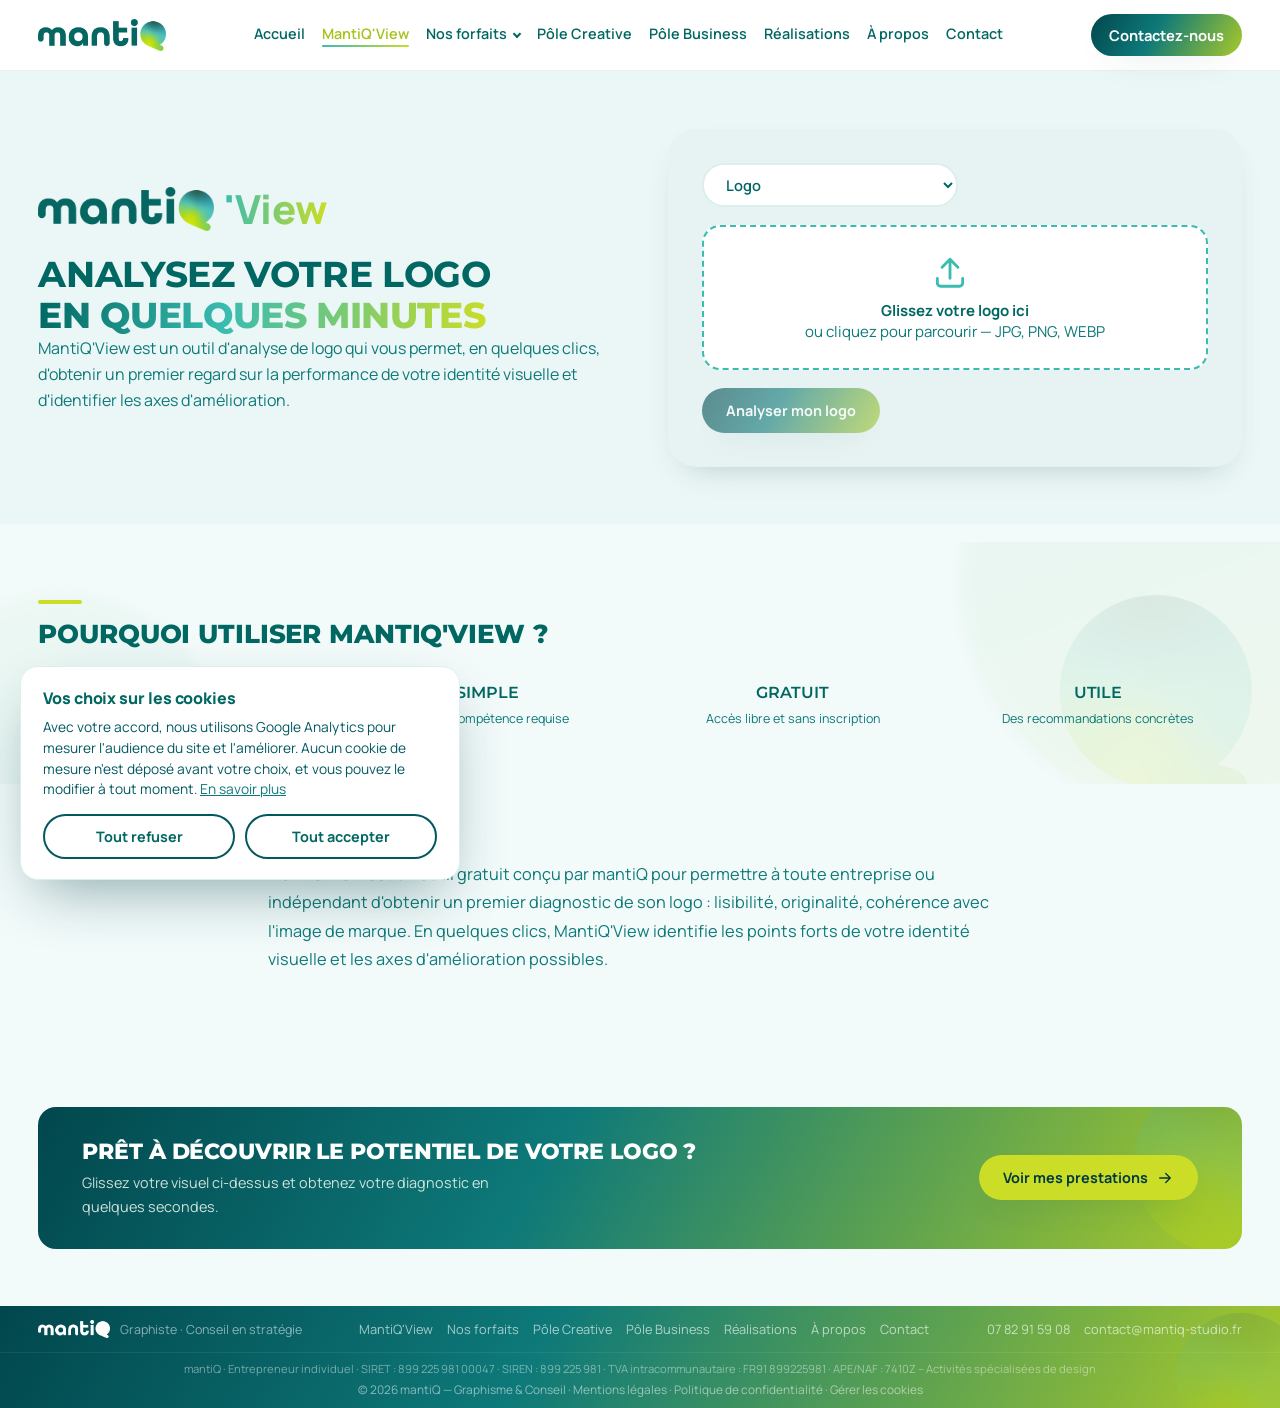
<file: mantiq-view.html>
<!DOCTYPE html>
<html lang="fr">
<head>
<meta charset="UTF-8">
<meta name="viewport" content="width=device-width, initial-scale=1">
<title>MantiQ'View : analyse gratuite de logo en ligne | mantiQ</title>
<meta name="description" content="Analysez gratuitement votre logo, flyer ou support de communication en quelques secondes avec MantiQ&#x27;View, l&#x27;outil de diagnostic visuel de mantiQ.">
<link rel="icon" href="favicon.ico" sizes="any">
<link rel="icon" type="image/png" href="favicon-64.png" sizes="64x64">
<link rel="apple-touch-icon" href="apple-touch-icon.png">
<link rel="preconnect" href="https://fonts.googleapis.com">
<link rel="preconnect" href="https://fonts.gstatic.com" crossorigin>
<link href="https://fonts.googleapis.com/css2?family=Manrope:wght@500;600;700;800&family=Montserrat:wght@600..900&display=swap" rel="stylesheet">
<link rel="stylesheet" href="style.css">
<link rel="canonical" href="https://mantiq-studio.fr/mantiq-view.html">
<meta name="robots" content="index, follow, max-image-preview:large">
<meta name="theme-color" content="#006762">
<meta property="og:type" content="website">
<meta property="og:locale" content="fr_FR">
<meta property="og:site_name" content="mantiQ">
<meta property="og:title" content="MantiQ&#x27;View : analyse gratuite de logo en ligne | mantiQ">
<meta property="og:description" content="Analysez gratuitement votre logo, flyer ou support de communication en quelques secondes avec MantiQ&#x27;View, l&#x27;outil de diagnostic visuel de mantiQ.">
<meta property="og:url" content="https://mantiq-studio.fr/mantiq-view.html">
<meta property="og:image" content="https://mantiq-studio.fr/assets/og-image.jpg">
<meta property="og:image:width" content="1200">
<meta property="og:image:height" content="630">
<meta name="twitter:card" content="summary_large_image">
<meta name="twitter:title" content="MantiQ&#x27;View : analyse gratuite de logo en ligne | mantiQ">
<meta name="twitter:description" content="Analysez gratuitement votre logo, flyer ou support de communication en quelques secondes avec MantiQ&#x27;View, l&#x27;outil de diagnostic visuel de mantiQ.">
<meta name="twitter:image" content="https://mantiq-studio.fr/assets/og-image.jpg">
<script type="application/ld+json">{"@context": "https://schema.org", "@type": "BreadcrumbList", "itemListElement": [{"@type": "ListItem", "position": 1, "name": "Accueil", "item": "https://mantiq-studio.fr/"}, {"@type": "ListItem", "position": 2, "name": "MantiQ'View", "item": "https://mantiq-studio.fr/mantiq-view.html"}]}</script>
</head>
<body>

<header class="site-header">
  <div class="wrap">
    <a class="brand" href="index.html" aria-label="mantiQ — accueil"><img src="[data-uri]" alt="mantiQ"></a>
    <nav class="main-nav" aria-label="Navigation principale">
      <a href="index.html">Accueil</a>
<a href="mantiq-view.html" class="active">MantiQ'View</a>
<div class="nav-item has-sub"><a href="forfaits.html">Nos forfaits<span class="caret" aria-hidden="true"></span></a><div class="subnav" role="menu" aria-label="Nos forfaits"><a href="forfaits.html#creation" role="menuitem">Je crée mon entreprise</a><a href="forfaits.html#pme" role="menuitem">J'ai une PME / PMI</a><a href="forfaits.html#etablie" role="menuitem">Entreprise installée</a><a href="forfaits.html#a-la-carte" role="menuitem">À la carte</a></div></div>
<a href="pole-creatif.html">Pôle Creative</a>
<a href="pole-conseil.html">Pôle Business</a>
<a href="realisations.html">Réalisations</a>
<a href="a-propos.html">À propos</a>
<a href="contact.html">Contact</a>
    </nav>
    <div class="header-actions">
      <a class="btn btn-solid-dark on-header" href="contact.html" style="padding:12px 22px; font-size:.92rem;">Contactez-nous</a>
      <button class="burger" id="burgerBtn" aria-label="Ouvrir le menu" aria-expanded="false">
        <span></span><span></span><span></span>
      </button>
    </div>
  </div>
  <nav class="mobile-nav" id="mobileNav" aria-label="Navigation mobile">
    <a href="index.html">Accueil</a>
<a href="mantiq-view.html" class="active">MantiQ'View</a>
<a href="forfaits.html">Nos forfaits</a>
<a class="sub" href="forfaits.html#creation">Je crée mon entreprise</a>
<a class="sub" href="forfaits.html#pme">J'ai une PME / PMI</a>
<a class="sub" href="forfaits.html#etablie">Entreprise installée</a>
<a class="sub" href="forfaits.html#a-la-carte">À la carte</a>
<a href="pole-creatif.html">Pôle Creative</a>
<a href="pole-conseil.html">Pôle Business</a>
<a href="realisations.html">Réalisations</a>
<a href="a-propos.html">À propos</a>
<a href="contact.html">Contact</a>
    <a class="btn btn-fill" href="contact.html">Contactez-nous</a>
  </nav>
</header>
<main id="top">

  <section class="on-mint">
    <div class="wrap two-col">
      <div class="reveal-stagger">
        <div class="mqview-lockup" style="margin-bottom:18px;">
          <img src="[data-uri]" alt="mantiQ" loading="lazy" decoding="async">
          <span class="grad-text">'View</span>
        </div>
        <h1 class="h1-2l h1-inv"><span class="h1-a">Analysez votre logo</span><br><span class="grad-text">en quelques minutes</span></h1>
        <p class="lede">MantiQ'View est un outil d'analyse de logo qui vous permet, en quelques clics, d'obtenir un premier regard sur la performance de votre identité visuelle et d'identifier les axes d'amélioration.</p>
      </div>
      
<div class="tool-card reveal">
  <div class="tool-toprow">
    <select id="tvTypeSelect" class="type-select" aria-label="Type de support"></select>
  </div>
  <div id="tvDropzone" class="dropzone" tabindex="0" role="button" aria-label="Déposer un visuel à analyser">
    <div id="tvDzDefault">
      <svg class="dz-icon" viewBox="0 0 24 24" fill="none" stroke="currentColor" stroke-width="1.8" stroke-linecap="round" stroke-linejoin="round"><path d="M12 16V4m0 0L7 9m5-5 5 5"/><path d="M4 16v3a2 2 0 0 0 2 2h12a2 2 0 0 0 2-2v-3"/></svg>
      <div class="dz-text"><b id="tvDzTitle">Glissez votre visuel ici</b><br>ou cliquez pour parcourir — JPG, PNG, WEBP</div>
    </div>
    <div id="tvDzPreview" class="preview-row" style="display:none;">
      <img id="tvPreviewImg" class="preview-thumb" alt="Aperçu du visuel" loading="lazy" decoding="async">
      <div>
        <div class="preview-name" id="tvPreviewName"></div>
        <button class="change-link" id="tvChangeBtn" type="button">Choisir un autre fichier</button>
      </div>
    </div>
  </div>
  <input type="file" id="tvFileInput" accept="image/png,image/jpeg,image/webp">
  <div class="tool-actions">
    <button class="btn btn-fill" id="tvAnalyzeBtn" disabled>Analyser mon visuel</button>
    <span class="tv-status" id="tvStatus"></span>
  </div>
  <div id="tvErrorBox"></div>
  <div class="tv-results" id="tvResults">
    <div class="tv-gauge-row">
      <div class="tv-gauge">
        <svg viewBox="0 0 200 110">
          <path d="M20,100 A80,80 0 0 1 180,100" fill="none" stroke="#e2f2ee" stroke-width="14" stroke-linecap="round"/>
          <path id="tvArc" d="M20,100 A80,80 0 0 1 180,100" fill="none" stroke="url(#tvGrad)" stroke-width="14" stroke-linecap="round" stroke-dasharray="251.2" stroke-dashoffset="251.2"/>
          <defs><linearGradient id="tvGrad" x1="0" y1="0" x2="1" y2="0"><stop offset="0%" stop-color="#00625c"/><stop offset="100%" stop-color="#b9d22b"/></linearGradient></defs>
          <text x="100" y="92" text-anchor="middle" class="tv-gauge-score" id="tvScoreText">–</text>
        </svg>
      </div>
      <div class="tv-verdict">
        <div class="tv-level" id="tvLevelLine"></div>
        <div class="tv-level-detail" id="tvLevelDetail"></div>
      </div>
    </div>
    <div class="tv-impressions" id="tvImpressions"></div>
    <div class="tv-criteria" id="tvCriteria"></div>
    <div class="tv-sw">
      <div><h4>Points forts</h4><ul id="tvStrengths"></ul></div>
      <div><h4>Pistes d'amélioration</h4><ul id="tvWeaknesses" class="weak"></ul></div>
    </div>
    <p class="tv-teaser" id="tvTeaser"></p>
    <p class="tv-disclaimer">Cette analyse est purement technique&nbsp;: l'outil n'a pas d'émotions et ne peut pas ressentir ce qu'un visuel dégage réellement. Elle ne remplacera jamais le regard d'un professionnel.</p>
    <div class="tv-cta-row">
      <a class="btn btn-fill" id="tvCtaBtn" href="contact.html">Faire le point avec un graphiste</a>
      <button class="tv-again" id="tvAgainBtn" type="button">← Analyser un autre visuel</button>
    </div>
  </div>
</div>

    </div>
  </section>

  <div class="rubrique-band" aria-hidden="true"></div>

  <section class="section-decor">
    <img class="brand-mark-decor" src="[data-uri]" alt="" aria-hidden="true" loading="lazy" decoding="async">
    <div class="wrap">
      <div class="reveal">
        <div class="bar"></div>
        <h2 style="font-size:clamp(1.4rem,2vw,1.8rem); color:var(--teal-800);">Pourquoi utiliser MantiQ'View ?</h2>
      </div>
      <div class="icon-row" style="margin-top:34px;">
        <div class="icon-item reveal">
        <b>Rapide</b><span class="sub">Résultats en quelques clics</span>
      </div>
        <div class="icon-item reveal">
        <b>Simple</b><span class="sub">Aucune compétence requise</span>
      </div>
        <div class="icon-item reveal">
        <b>Gratuit</b><span class="sub">Accès libre et sans inscription</span>
      </div>
        <div class="icon-item reveal">
        <b>Utile</b><span class="sub">Des recommandations concrètes</span>
      </div>
      </div>
    </div>
  </section>

  <div class="rubrique-band" aria-hidden="true"></div>

  <section>
    <div class="wrap" style="max-width:820px;">
      <p class="reveal" style="font-size:1.02rem; color:var(--ink-soft); line-height:1.75;">MantiQ'View est un outil gratuit conçu par mantiQ pour permettre à toute entreprise ou indépendant d'obtenir un premier diagnostic de son logo&nbsp;: lisibilité, originalité, cohérence avec l'image de marque. En quelques clics, MantiQ'View identifie les points forts de votre identité visuelle et les axes d'amélioration possibles.</p>
    </div>
  </section>

  <div class="rubrique-band" aria-hidden="true"></div>

  <section>
    <div class="wrap">
      <div class="cta-band reveal">
      <img class="cta-mark" src="[data-uri]" alt="" aria-hidden="true" loading="lazy" decoding="async">
      <div class="cta-text">
        <h3>Prêt à découvrir le potentiel de votre logo ?</h3>
        <p>Glissez votre visuel ci-dessus et obtenez votre diagnostic en quelques secondes.</p>
      </div>
      <a class="btn btn-lime" href="pole-creatif.html">Voir mes prestations <svg viewBox="0 0 24 24" fill="none" stroke="currentColor" stroke-width="1.8" stroke-linecap="round" stroke-linejoin="round"><path d="M5 12h14M13 6l6 6-6 6"/></svg></a>
    </div>
    </div>
  </section>

</main>
<footer class="site-footer">
  <img class="footer-mark" src="[data-uri]" alt="" aria-hidden="true" loading="lazy" decoding="async">
  <div class="wrap">
    <div class="footer-brand">
      <img class="foot-logo" src="[data-uri]" alt="mantiQ" loading="lazy" decoding="async">
      <span class="footer-tagline">Graphiste &middot; Conseil en stratégie</span>
    </div>
    <nav class="footer-nav">
      <a href="mantiq-view.html">MantiQ'View</a>
      <a href="forfaits.html">Nos forfaits</a>
      <a href="pole-creatif.html">Pôle Creative</a>
      <a href="pole-conseil.html">Pôle Business</a>
      <a href="realisations.html">Réalisations</a>
      <a href="a-propos.html">À propos</a>
      <a href="contact.html">Contact</a>
    </nav>
    <div class="footer-contact">
      <a href="tel:+33782915908">07 82 91 59 08</a>
      <a href="mailto:contact@mantiq-studio.fr">contact@mantiq-studio.fr</a>
    </div>
  </div>
  <div class="footer-bottom">
    <p class="footer-legal-ids">mantiQ &middot; Entrepreneur individuel &middot; SIRET&nbsp;: 899 225 981 00047 &middot; SIREN&nbsp;: 899 225 981 &middot; TVA intracommunautaire&nbsp;: FR91 899225981 &middot; APE/NAF&nbsp;: 7410Z &ndash; Activités spécialisées de design</p>
    <p class="footer-copy">© 2026 mantiQ — Graphisme &amp; Conseil &middot; <a href="mentions-legales.html">Mentions légales</a> &middot; <a href="mentions-legales.html#donnees-personnelles">Politique de confidentialité</a> &middot; <button type="button" class="cookie-manage" id="cookieManage">Gérer les cookies</button></p>
  </div>
</footer>
<div class="cookie-banner" id="cookieBanner" role="dialog" aria-live="polite" aria-labelledby="cookieTitle" hidden>
  <h2 id="cookieTitle">Vos choix sur les cookies</h2>
  <p>Avec votre accord, nous utilisons Google Analytics pour mesurer l'audience du site et l'améliorer. Aucun cookie de mesure n'est déposé avant votre choix, et vous pouvez le modifier à tout moment. <a href="mentions-legales.html#cookies">En savoir plus</a></p>
  <div class="cookie-actions">
    <button type="button" id="cookieRefuse">Tout refuser</button>
    <button type="button" id="cookieAccept">Tout accepter</button>
  </div>
</div>
<script>
const burgerBtn = document.getElementById('burgerBtn');
const mobileNav = document.getElementById('mobileNav');
if (burgerBtn) {
  burgerBtn.addEventListener('click', () => {
    const open = mobileNav.classList.toggle('open');
    burgerBtn.setAttribute('aria-expanded', open ? 'true' : 'false');
  });
  document.querySelectorAll('.mobile-nav a').forEach(a => a.addEventListener('click', () => {
    mobileNav.classList.remove('open');
    burgerBtn.setAttribute('aria-expanded', 'false');
  }));
}
document.documentElement.style.scrollBehavior = 'smooth';
const revealEls = document.querySelectorAll('.reveal, .reveal-stagger');
if ('IntersectionObserver' in window) {
  const io = new IntersectionObserver((entries) => {
    entries.forEach(e => { if (e.isIntersecting) { e.target.classList.add('in'); io.unobserve(e.target); } });
  }, { threshold: .15 });
  revealEls.forEach(el => io.observe(el));
} else {
  revealEls.forEach(el => el.classList.add('in'));
}

/* Titres de rubriques sur plusieurs lignes : lignes 1..n-1 en couleur unie, dernière ligne en dégradé */
(function () {
  var hs = Array.prototype.slice.call(document.querySelectorAll('h1')).filter(function (h) {
    return !h.closest('.home-hero') && !(h.classList.contains('h1-2l') && h.querySelector('.h1-a'));
  });
  if (!hs.length) return;
  function esc(t) { return t.replace(/&/g, '&amp;').replace(/</g, '&lt;'); }
  function split(h) {
    if (!h.dataset.orig) h.dataset.orig = h.textContent.replace(/\s+/g, ' ').trim();
    var words = h.dataset.orig.split(' ');
    h.classList.remove('h1-2l');
    h.innerHTML = words.map(function (w) { return '<span>' + esc(w) + '</span>'; }).join(' ');
    var sp = h.querySelectorAll('span'), lines = [], top = null;
    for (var i = 0; i < sp.length; i++) {
      var t = sp[i].offsetTop;
      if (top === null || Math.abs(t - top) > 4) { lines.push([]); top = t; }
      lines[lines.length - 1].push(words[i]);
    }
    if (lines.length < 2) { h.textContent = h.dataset.orig; return; }
    var txt = lines.map(function (l) { return esc(l.join(' ')); });
    var last = txt.pop();
    h.innerHTML = '<span class="h1-a">' + txt.join('<br>') + '</span><br><span class="grad-text">' + last + '</span>';
    h.classList.add('h1-2l');
  }
  var timer;
  function run() { hs.forEach(split); }
  function later() { clearTimeout(timer); timer = setTimeout(run, 150); }
  run();
  if (document.fonts && document.fonts.ready) document.fonts.ready.then(run);
  window.addEventListener('resize', later);
})();
</script>
<script>
(function () {
  var GA_ID = 'G-M7SF9D4RBV';
  var KEY = 'mantiq_cookie_consent';
  var MAX_AGE = 1000 * 60 * 60 * 24 * 180; // 6 mois
  var banner = document.getElementById('cookieBanner');
  if (!banner) return;

  function readChoice() {
    try {
      var v = JSON.parse(localStorage.getItem(KEY));
      if (v && (v.c === 'accepted' || v.c === 'refused') && Date.now() - v.t < MAX_AGE) return v.c;
    } catch (e) {}
    return null;
  }
  function saveChoice(c) {
    try { localStorage.setItem(KEY, JSON.stringify({ c: c, t: Date.now() })); } catch (e) {}
  }
  function gaConfigured() { return GA_ID && GA_ID.indexOf('XXXX') === -1; }

  function loadGA() {
    if (!gaConfigured() || window.__gaLoaded) return;
    window.__gaLoaded = true;
    window['ga-disable-' + GA_ID] = false;
    var s = document.createElement('script');
    s.async = true;
    s.src = 'https://www.googletagmanager.com/gtag/js?id=' + encodeURIComponent(GA_ID);
    document.head.appendChild(s);
    window.dataLayer = window.dataLayer || [];
    window.gtag = function () { window.dataLayer.push(arguments); };
    window.gtag('js', new Date());
    window.gtag('config', GA_ID, { anonymize_ip: true, cookie_expires: 33696000 }); // cookies : 13 mois max
  }

  function removeGA() {
    if (gaConfigured()) window['ga-disable-' + GA_ID] = true;
    var host = location.hostname.split('.');
    var domains = ['', location.hostname];
    for (var i = 1; i < host.length - 1; i++) domains.push('.' + host.slice(i).join('.'));
    domains.push('.' + location.hostname);
    document.cookie.split(';').forEach(function (c) {
      var name = c.split('=')[0].trim();
      if (name === '_ga' || name.indexOf('_ga_') === 0 || name === '_gid' || name.indexOf('_gat') === 0) {
        domains.forEach(function (d) {
          document.cookie = name + '=; expires=Thu, 01 Jan 1970 00:00:00 GMT; path=/' + (d ? '; domain=' + d : '');
        });
      }
    });
  }

  function show() { banner.hidden = false; }
  function hide() { banner.hidden = true; }

  document.getElementById('cookieAccept').addEventListener('click', function () {
    saveChoice('accepted'); hide(); loadGA();
  });
  document.getElementById('cookieRefuse').addEventListener('click', function () {
    saveChoice('refused'); hide(); removeGA();
  });
  var manage = document.getElementById('cookieManage');
  if (manage) manage.addEventListener('click', show);

  var choice = readChoice();
  if (choice === 'accepted') loadGA();
  else if (choice === null) show();
})();
</script>
<script>
const DOCUMENT_TYPES = {
  logo: {
    label: "Logo", subjectLower: "votre logo", isIdentity: true,
    dzTitle: "Glissez votre logo ici", analyzeLabel: "Analyser mon logo",
    role: "un directeur artistique senior spécialisé dans l'identité visuelle des indépendants, commerçants et PME",
    criteria: ["Lisibilité (à petite taille, sur mobile, en noir et blanc)","Originalité (se démarque-t-il de la concurrence du même secteur ?)","Cohérence de la palette (harmonie et pertinence des couleurs)","Intemporalité (résistera-t-il aux effets de mode dans 5 ans ?)","Déclinabilité (favicon, réseaux sociaux, enseigne, goodies)"]
  },
  affiche: {
    label: "Affiche publicitaire", subjectLower: "votre affiche", isIdentity: false,
    dzTitle: "Glissez votre affiche ici", analyzeLabel: "Analyser mon affiche",
    role: "un directeur artistique senior spécialisé en communication visuelle et publicité pour indépendants, commerçants et PME",
    criteria: ["Impact visuel à distance (lisible en quelques secondes)","Hiérarchie de l'information (message principal identifiable)","Cohérence avec l'identité de marque","Qualité de l'accroche / créativité visuelle","Lisibilité des typographies et contrastes"]
  },
  flyer: {
    label: "Flyer", subjectLower: "votre flyer", isIdentity: false,
    dzTitle: "Glissez votre flyer ici", analyzeLabel: "Analyser mon flyer",
    role: "un directeur artistique senior spécialisé en supports imprimés et communication visuelle pour indépendants, commerçants et PME",
    criteria: ["Lisibilité et clarté du message principal","Hiérarchie de l'information (titre, offre, contact)","Cohérence graphique avec la marque","Qualité de la mise en page et de l'équilibre visuel","Clarté de l'appel à l'action"]
  },
  packaging: {
    label: "Packaging", subjectLower: "votre packaging", isIdentity: false,
    dzTitle: "Glissez votre packaging ici", analyzeLabel: "Analyser mon packaging",
    role: "un directeur artistique senior spécialisé en packaging et identité produit pour indépendants, commerçants et PME",
    criteria: ["Visibilité et impact en rayon / à la présentation","Lisibilité des informations produit","Cohérence avec l'identité de marque","Qualité perçue (effet premium / soigné)","Différenciation face à la concurrence"]
  },
  "carte-visite": {
    label: "Carte de visite", subjectLower: "votre carte de visite", isIdentity: false,
    dzTitle: "Glissez votre carte de visite ici", analyzeLabel: "Analyser ma carte de visite",
    role: "un directeur artistique senior spécialisé en supports imprimés et identité visuelle pour indépendants, commerçants et PME",
    criteria: ["Lisibilité des coordonnées et informations clés","Cohérence avec l'identité visuelle de la marque","Qualité perçue (finitions, mise en page)","Professionnalisme général de l'exécution","Mémorabilité"]
  },
  menu: {
    label: "Menu de restaurant", subjectLower: "votre menu", isIdentity: false,
    dzTitle: "Glissez votre menu ici", analyzeLabel: "Analyser mon menu",
    role: "un directeur artistique senior spécialisé en supports de restauration et communication visuelle pour indépendants, commerçants et PME",
    criteria: ["Lisibilité et organisation des plats","Hiérarchie des sections et des prix","Cohérence avec l'ambiance du restaurant","Appétence visuelle générale","Facilité de navigation pour le client"]
  },
  "reseaux-sociaux": {
    label: "Publication réseaux sociaux", subjectLower: "votre publication", isIdentity: false,
    dzTitle: "Glissez votre publication ici", analyzeLabel: "Analyser ma publication",
    role: "un directeur artistique senior spécialisé en communication sur les réseaux sociaux pour indépendants, commerçants et PME",
    criteria: ["Impact visuel dans le flux (capacité à arrêter le scroll)","Lisibilité sur mobile","Cohérence avec la charte de marque","Adaptation au format de la plateforme","Clarté du message ou de l'accroche"]
  },
  autre: {
    label: "Autre support visuel", subjectLower: "ce visuel", isIdentity: false,
    dzTitle: "Glissez votre visuel ici", analyzeLabel: "Analyser mon visuel",
    role: "un directeur artistique senior spécialisé en communication visuelle pour indépendants, commerçants et PME",
    criteria: ["Lisibilité générale","Cohérence visuelle avec la marque","Hiérarchie de l'information","Qualité d'exécution graphique","Impact et originalité"]
  }
};

function tvBuildSystemPrompt(type){
  const criteriaList = type.criteria.map(c => "- " + c).join("\n");
  const criteriaJson = type.criteria.map(c => `    {"name": "${c.split(' (')[0]}", "score": <entier entre 1 et 10>}`).join(",\n");
  return `Tu es ${type.role}. On te soumet une image : ${type.subjectLower}. Ton rôle : produire une analyse honnête et constructive qui donne envie de faire appel à un professionnel pour l'améliorer, sans jamais être méprisant.

Règles :
- Utilise TOUTE l'échelle de 1 à 10, pas seulement le milieu. Ne sois pas sévère par réflexe : un rendu professionnel courant, sans défaut majeur, mérite déjà un 7, pas un 5 ou un 6.
  - 1-3 : amateur, illisible ou bricolé
  - 4-5 : notion de design présente mais nettement perfectible
  - 6-7 : solide et fonctionnel, quelques points à peaufiner mais rien qui pose vraiment problème
  - 8-9 : bien construit, cohérent, professionnel, très proche de l'idéal
  - 10 : exécution quasi irréprochable, mémorable (à réserver aux réalisations vraiment exceptionnelles)
- Reste cohérent : la note globale doit refléter fidèlement la moyenne des 5 critères notés, sans écart injustifié entre les deux.
- Sois concret et technique, en t'appuyant spécifiquement sur les critères adaptés à ce type de support. N'applique jamais les critères d'un logo à ${type.subjectLower} ou inversement.
- Le ton reste bienveillant : commence toujours par reconnaître un vrai point positif avant d'évoquer les points faibles.
- IMPORTANT : n'affirme JAMAIS qu'un problème graphique fait perdre des clients de façon certaine. Utilise des formulations prudentes ("peut nuire à...", "risque de...", "pourrait freiner..."), jamais des certitudes causales.
- Termine par une phrase qui donne envie d'en discuter avec un professionnel, sans être insistante ni promotionnelle.
- Adapte tout ton vocabulaire à ${type.subjectLower}.

Évalue séparément ces 5 critères, chacun noté sur 10, propres à ce type de support (${type.label}) :
${criteriaList}

Évalue également la première impression émotionnelle, chaque dimension notée de 1 à 5 :
- Confiance (inspire-t-il le sérieux et la fiabilité ?)
- Modernité (paraît-il actuel ou daté ?)
- Mémorisation (reste-t-il facilement en tête ?)

Réponds UNIQUEMENT avec un objet JSON valide, sans balises markdown, sans texte autour, au format exact suivant :
{
  "score": <entier entre 1 et 10>,
  "verdict": "<une phrase courte résumant l'impression générale, adaptée à ${type.subjectLower}>",
  "impressions": [
    {"name": "Confiance", "score": <entier entre 1 et 5>},
    {"name": "Modernité", "score": <entier entre 1 et 5>},
    {"name": "Mémorisation", "score": <entier entre 1 et 5>}
  ],
  "criteria": [
${criteriaJson}
  ],
  "strengths": ["<point fort 1>", "<point fort 2>"],
  "weaknesses": [
    {"title": "<titre court>", "detail": "<explication concrète en une phrase, sans affirmer de causalité certaine>"},
    {"title": "<titre court>", "detail": "<explication concrète en une phrase, sans affirmer de causalité certaine>"},
    {"title": "<titre court>", "detail": "<explication concrète en une phrase, sans affirmer de causalité certaine>"}
  ],
  "teaser": "<une phrase de clôture qui suscite la curiosité pour un accompagnement professionnel, adaptée à ${type.subjectLower}>"
}`;
}

const tvTypeSelect = document.getElementById('tvTypeSelect');
Object.keys(DOCUMENT_TYPES).forEach(key => {
  const opt = document.createElement('option');
  opt.value = key; opt.textContent = DOCUMENT_TYPES[key].label;
  tvTypeSelect.appendChild(opt);
});
tvTypeSelect.value = 'logo';

function tvCurrentType(){ return DOCUMENT_TYPES[tvTypeSelect.value]; }
function tvApplyType(){
  const t = tvCurrentType();
  document.getElementById('tvDzTitle').textContent = t.dzTitle;
  tvAnalyzeBtn.textContent = t.analyzeLabel;
}
tvTypeSelect.addEventListener('change', () => { tvApplyType(); tvResults.classList.remove('show'); });

const tvDropzone = document.getElementById('tvDropzone');
const tvFileInput = document.getElementById('tvFileInput');
const tvDzDefault = document.getElementById('tvDzDefault');
const tvDzPreview = document.getElementById('tvDzPreview');
const tvPreviewImg = document.getElementById('tvPreviewImg');
const tvPreviewName = document.getElementById('tvPreviewName');
const tvChangeBtn = document.getElementById('tvChangeBtn');
const tvAnalyzeBtn = document.getElementById('tvAnalyzeBtn');
const tvStatus = document.getElementById('tvStatus');
const tvErrorBox = document.getElementById('tvErrorBox');
const tvResults = document.getElementById('tvResults');
const tvAgainBtn = document.getElementById('tvAgainBtn');

let tvCurrentFile = null;
tvApplyType();

tvDropzone.addEventListener('click', () => tvFileInput.click());
tvDropzone.addEventListener('keydown', e => { if(e.key==='Enter' || e.key===' '){ e.preventDefault(); tvFileInput.click(); } });
tvDropzone.addEventListener('dragover', e => { e.preventDefault(); tvDropzone.classList.add('drag'); });
tvDropzone.addEventListener('dragleave', () => tvDropzone.classList.remove('drag'));
tvDropzone.addEventListener('drop', e => {
  e.preventDefault(); tvDropzone.classList.remove('drag');
  if (e.dataTransfer.files && e.dataTransfer.files[0]) tvHandleFile(e.dataTransfer.files[0]);
});
tvFileInput.addEventListener('change', e => { if (e.target.files && e.target.files[0]) tvHandleFile(e.target.files[0]); });
tvChangeBtn.addEventListener('click', e => { e.stopPropagation(); tvFileInput.click(); });

function tvHandleFile(file){
  const allowed = ['image/png','image/jpeg','image/webp'];
  if (!allowed.includes(file.type)){ tvShowError("Ce format n'est pas pris en charge. Utilisez un PNG, JPG ou WEBP."); return; }
  tvHideError();
  const reader = new FileReader();
  reader.onload = () => {
    const dataUrl = reader.result;
    const base64 = dataUrl.split(',')[1];
    tvCurrentFile = { base64, mediaType: file.type, name: file.name };
    tvPreviewImg.src = dataUrl; tvPreviewName.textContent = file.name;
    tvDzDefault.style.display = 'none'; tvDzPreview.style.display = 'flex';
    tvDropzone.classList.add('has-file');
    tvAnalyzeBtn.disabled = false;
    tvResults.classList.remove('show');
  };
  reader.onerror = () => tvShowError("Impossible de lire ce fichier. Réessayez.");
  reader.readAsDataURL(file);
}
function tvShowError(msg){ tvErrorBox.innerHTML = '<div class="tv-error">'+msg+'</div>'; }
function tvHideError(){ tvErrorBox.innerHTML = ''; }

tvAnalyzeBtn.addEventListener('click', tvAnalyze);
tvAgainBtn.addEventListener('click', () => { tvResults.classList.remove('show'); tvDropzone.scrollIntoView({behavior:'smooth', block:'center'}); });

function tvGetLevel(score, type){
  if (score >= 8) return { emoji:"🟢", label:"IDENTITÉ SOLIDE", cls:"green",
    text: type.isIdentity ? "Votre identité fonctionne déjà bien. Quelques ajustements pourraient lui permettre d'aller encore plus loin." : `${type.subjectLower[0].toUpperCase()+type.subjectLower.slice(1)} remplit déjà bien son rôle. Quelques ajustements pourraient renforcer encore son impact.` };
  if (score >= 4) return { emoji:"🟠", label:"POTENTIEL", cls:"orange",
    text: type.isIdentity ? "Votre identité possède une bonne base. Plusieurs pistes pourraient renforcer son impact." : `${type.subjectLower[0].toUpperCase()+type.subjectLower.slice(1)} possède une bonne base, mais plusieurs pistes pourraient renforcer son efficacité.` };
  return { emoji:"🔴", label:"FREIN", cls:"red",
    text: type.isIdentity ? "Plusieurs éléments limitent actuellement l'efficacité de votre identité. Il pourrait être intéressant de repenser certains choix." : `Plusieurs éléments limitent actuellement l'impact de ${type.subjectLower}. Il pourrait être intéressant de repenser certains choix graphiques.` };
}

async function tvAnalyze(){
  if (!tvCurrentFile) return;
  tvHideError();
  tvAnalyzeBtn.disabled = true;
  tvStatus.innerHTML = '<span class="spinner"></span>Analyse en cours…';
  const type = tvCurrentType();
  try{
    const response = await fetch("/.netlify/functions/analyze", {
      method: "POST",
      headers: { "Content-Type": "application/json" },
      body: JSON.stringify({ base64: tvCurrentFile.base64, mediaType: tvCurrentFile.mediaType, systemPrompt: tvBuildSystemPrompt(type) })
    });
    if (!response.ok) throw new Error("api_error");
    const data = await response.json();
    const textBlock = (data.content || []).find(b => b.type === 'text');
    if (!textBlock) throw new Error("no_text");
    const clean = textBlock.text.replace(/```json|```/g, '').trim();
    const parsed = JSON.parse(clean);
    tvRender(parsed, type);
    tvStatus.textContent = '';
  } catch(err){
    console.error(err);
    tvStatus.textContent = '';
    tvShowError("L'analyse n'a pas abouti. Vérifiez votre connexion et réessayez.");
  } finally { tvAnalyzeBtn.disabled = false; }
}

function tvRender(data, type){
  const score = Math.max(1, Math.min(10, parseInt(data.score,10) || 5));
  document.getElementById('tvScoreText').textContent = score;
  const level = tvGetLevel(score, type);
  const levelLine = document.getElementById('tvLevelLine');
  levelLine.textContent = level.emoji + ' ' + level.label;
  levelLine.className = 'tv-level ' + level.cls;
  document.getElementById('tvLevelDetail').textContent = level.text;

  const arc = document.getElementById('tvArc');
  const full = 251.2, offset = full - (full*(score/10));
  arc.style.transition = 'none'; arc.setAttribute('stroke-dashoffset', full);
  requestAnimationFrame(() => { arc.style.transition = 'stroke-dashoffset 1s ease'; arc.setAttribute('stroke-dashoffset', offset); });

  const impWrap = document.getElementById('tvImpressions'); impWrap.innerHTML = '';
  (data.impressions||[]).forEach(imp => {
    const iScore = Math.max(1, Math.min(5, parseInt(imp.score,10)||3));
    let stars = ''; for (let i=1;i<=5;i++) stars += '<span class="'+(i<=iScore?'filled':'')+'">★</span>';
    const d = document.createElement('div'); d.className = 'tv-impression';
    d.innerHTML = '<b>'+tvEsc(imp.name||'')+'</b><span class="stars">'+stars+'</span>';
    impWrap.appendChild(d);
  });

  const critWrap = document.getElementById('tvCriteria'); critWrap.innerHTML = '';
  (data.criteria||[]).forEach(c => {
    const cScore = Math.max(1, Math.min(10, parseInt(c.score,10)||5));
    const row = document.createElement('div'); row.className = 'tv-crit-row';
    row.innerHTML = '<div class="tv-crit-top"><span>'+tvEsc(c.name||'')+'</span><span>'+cScore+'/10</span></div><div class="tv-track"><div class="tv-fill" data-s="'+cScore+'"></div></div>';
    critWrap.appendChild(row);
  });
  requestAnimationFrame(() => critWrap.querySelectorAll('.tv-fill').forEach(el => { el.style.width = el.getAttribute('data-s')*10 + '%'; }));

  const sList = document.getElementById('tvStrengths'); sList.innerHTML = '';
  (data.strengths||[]).forEach(s => { const li = document.createElement('li'); li.textContent = s; sList.appendChild(li); });

  const wList = document.getElementById('tvWeaknesses'); wList.innerHTML = '';
  (data.weaknesses||[]).forEach(w => { const li = document.createElement('li'); li.innerHTML = '<b>'+tvEsc(w.title||'')+'</b>'+tvEsc(w.detail||''); wList.appendChild(li); });

  document.getElementById('tvTeaser').textContent = data.teaser || '';
  tvResults.classList.add('show');
  tvResults.scrollIntoView({behavior:'smooth', block:'start'});
}
function tvEsc(str){ const d = document.createElement('div'); d.textContent = str; return d.innerHTML; }
</script>
</body>
</html>
</file>
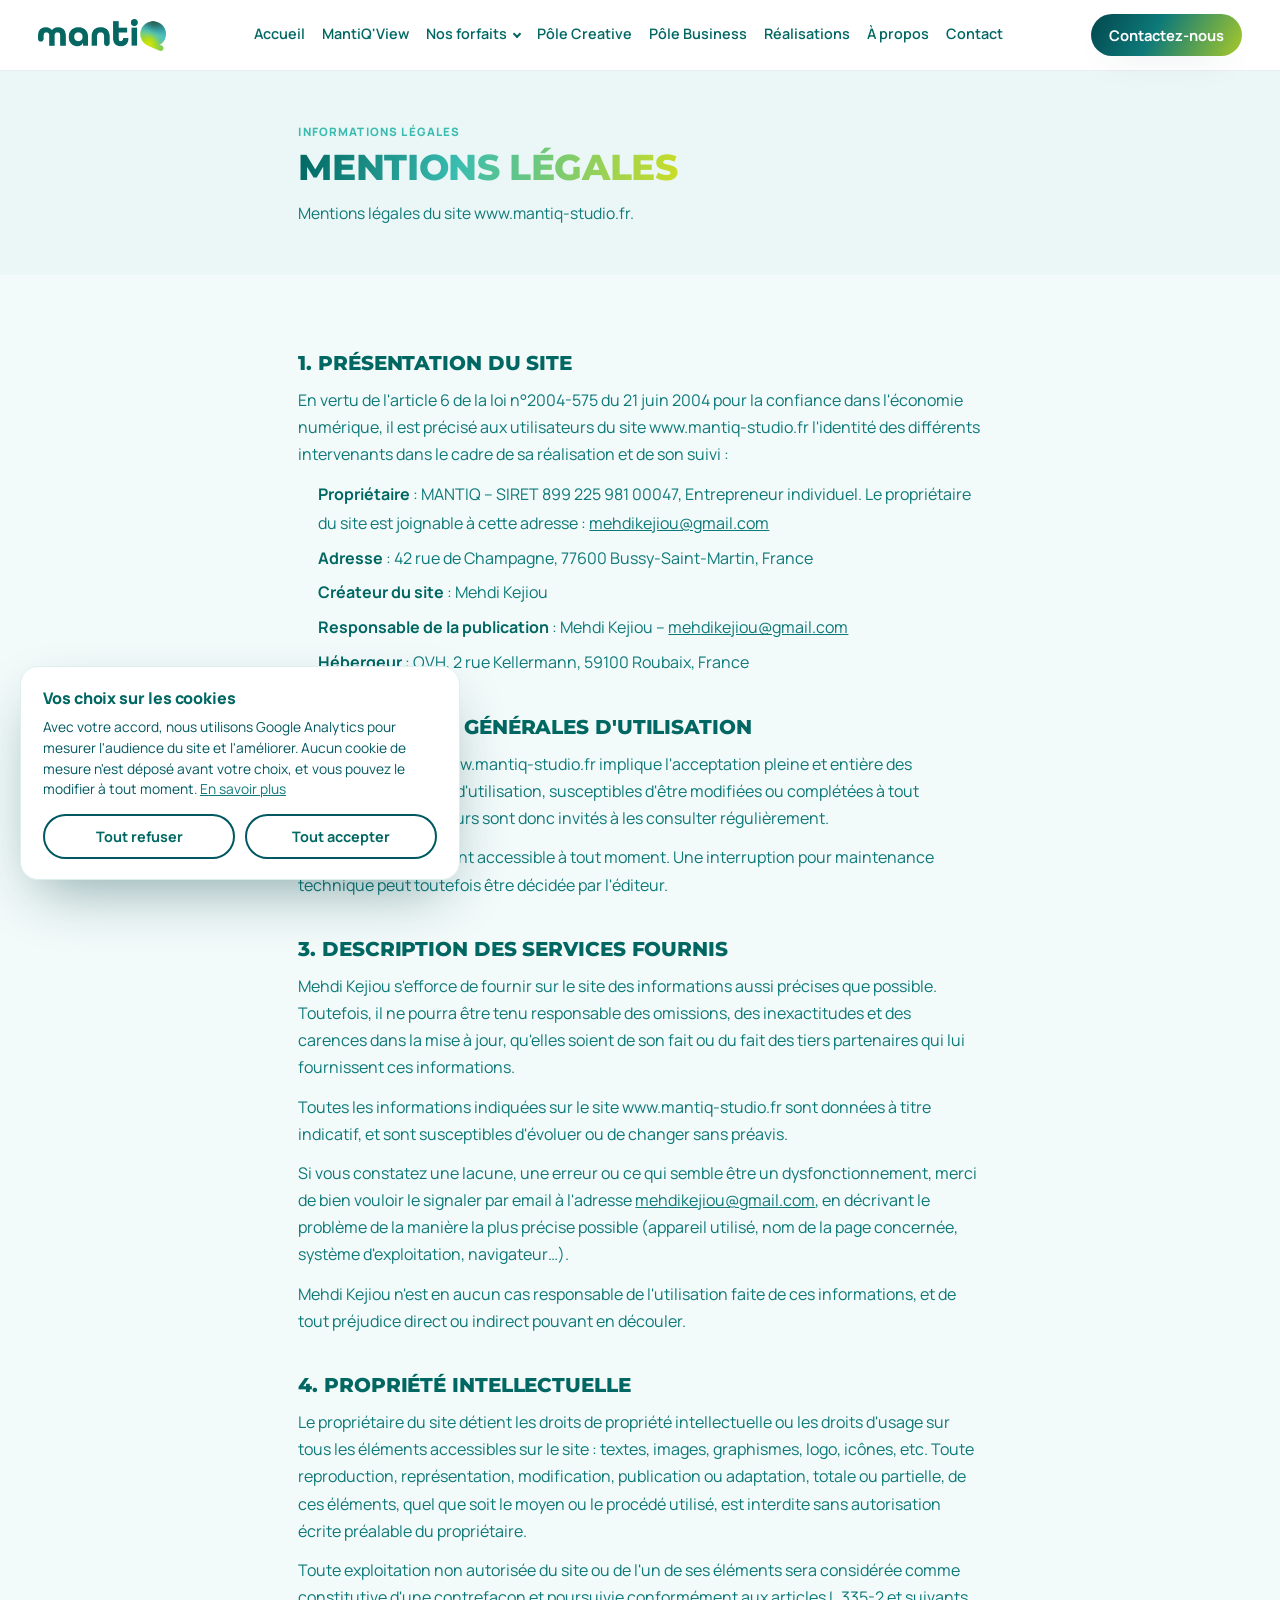
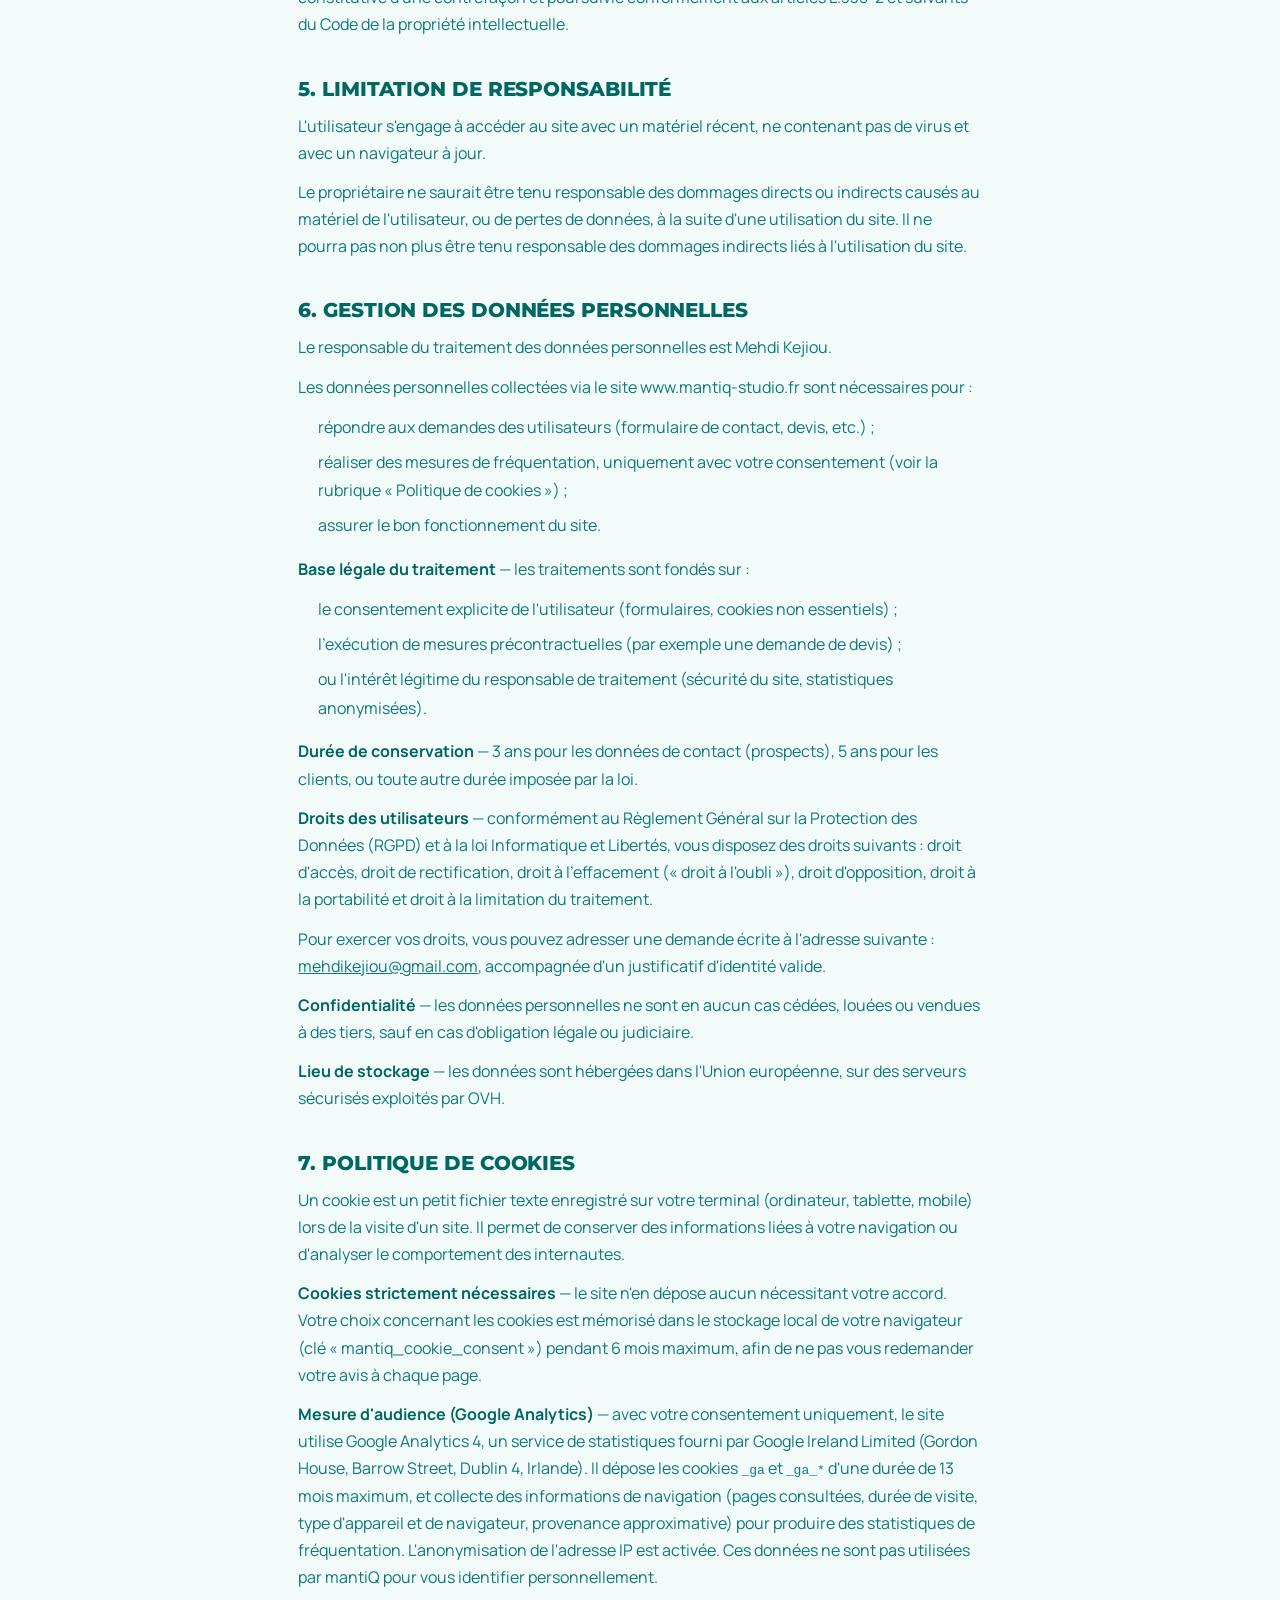
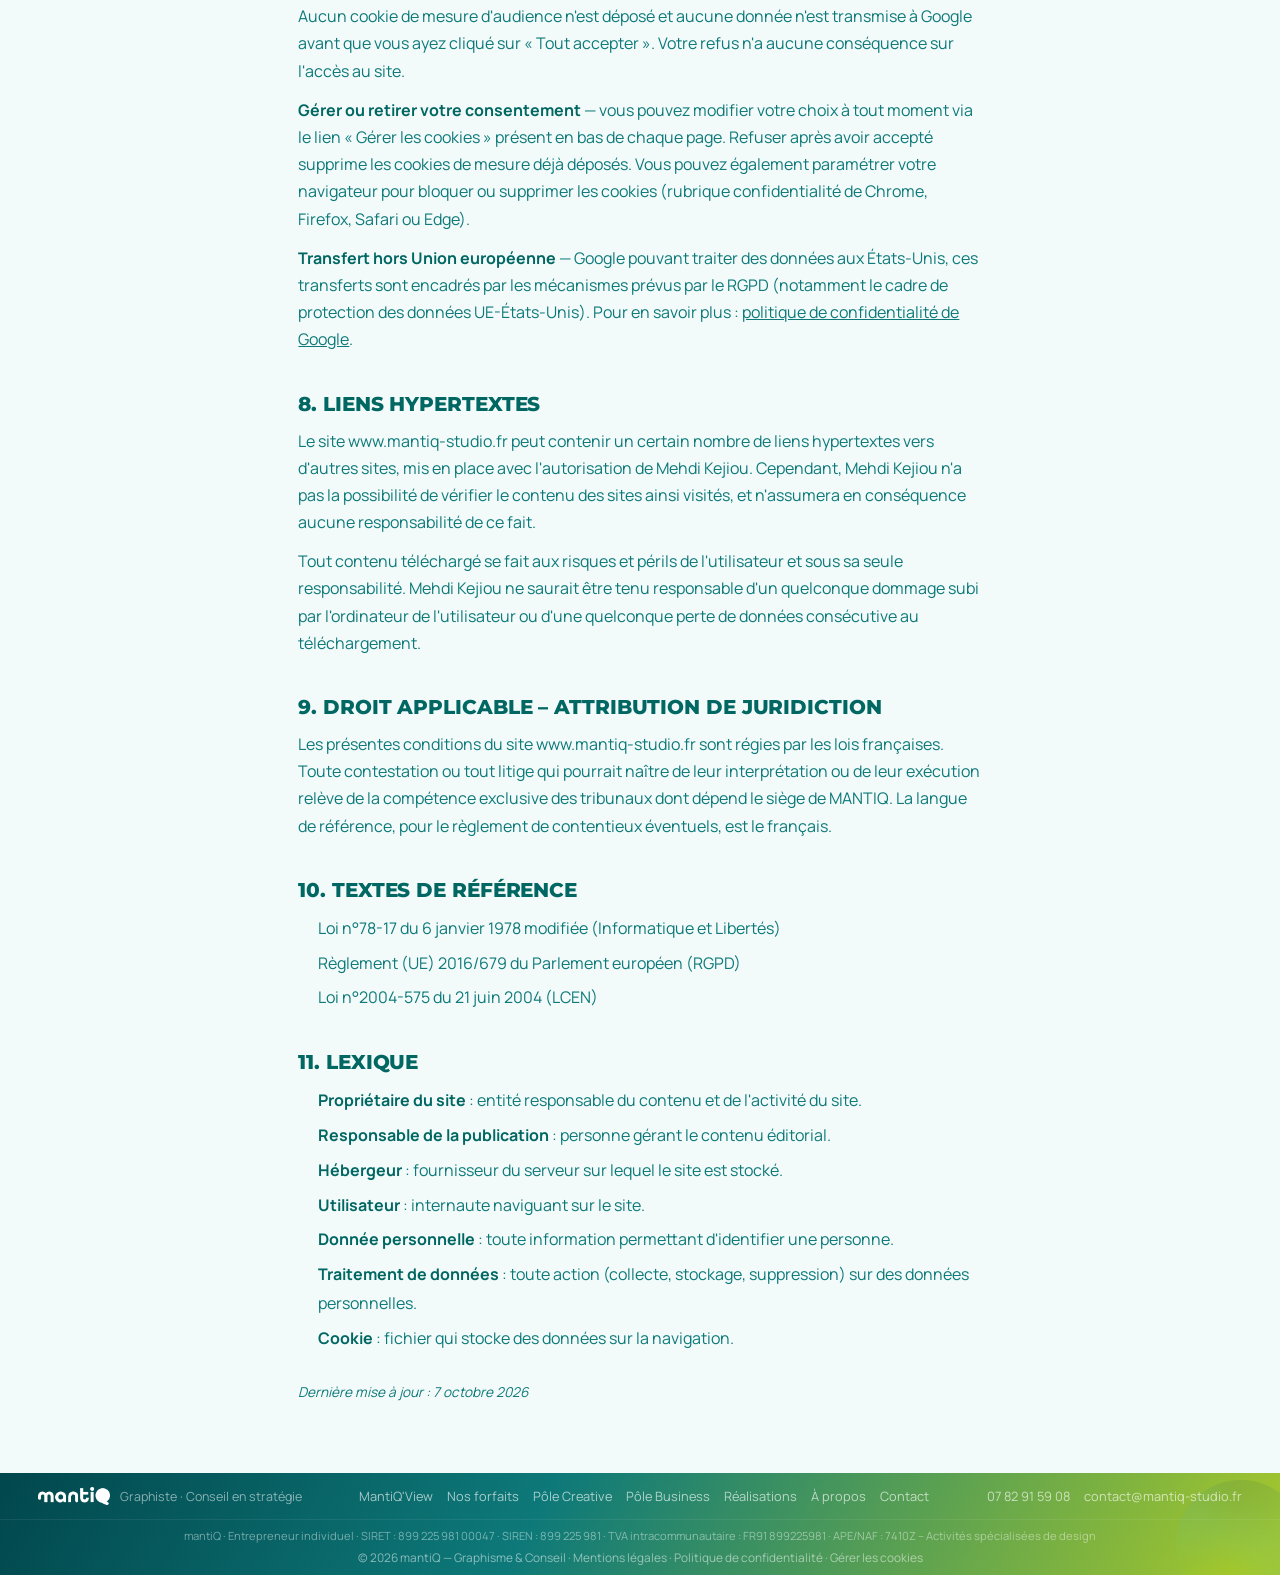
<file: mentions-legales.html>
<!DOCTYPE html>
<html lang="fr">
<head>
<meta charset="UTF-8">
<meta name="viewport" content="width=device-width, initial-scale=1">
<title>Mentions légales — mantiQ</title>
<meta name="description" content="Mentions légales, informations sur l'éditeur du site et protection des données personnelles (RGPD).">
<link rel="icon" href="favicon.ico" sizes="any">
<link rel="icon" type="image/png" href="favicon-64.png" sizes="64x64">
<link rel="apple-touch-icon" href="apple-touch-icon.png">
<link rel="preconnect" href="https://fonts.googleapis.com">
<link rel="preconnect" href="https://fonts.gstatic.com" crossorigin>
<link href="https://fonts.googleapis.com/css2?family=Manrope:wght@500;600;700;800&family=Montserrat:wght@600..900&display=swap" rel="stylesheet">
<link rel="stylesheet" href="style.css">
<link rel="canonical" href="https://mantiq-studio.fr/mentions-legales.html">
<meta name="robots" content="index, follow, max-image-preview:large">
<meta name="theme-color" content="#006762">
<meta property="og:type" content="website">
<meta property="og:locale" content="fr_FR">
<meta property="og:site_name" content="mantiQ">
<meta property="og:title" content="Mentions légales — mantiQ">
<meta property="og:description" content="Mentions légales, informations sur l&#x27;éditeur du site et protection des données personnelles (RGPD).">
<meta property="og:url" content="https://mantiq-studio.fr/mentions-legales.html">
<meta property="og:image" content="https://mantiq-studio.fr/assets/og-image.jpg">
<meta property="og:image:width" content="1200">
<meta property="og:image:height" content="630">
<meta name="twitter:card" content="summary_large_image">
<meta name="twitter:title" content="Mentions légales — mantiQ">
<meta name="twitter:description" content="Mentions légales, informations sur l&#x27;éditeur du site et protection des données personnelles (RGPD).">
<meta name="twitter:image" content="https://mantiq-studio.fr/assets/og-image.jpg">
<script type="application/ld+json">{"@context": "https://schema.org", "@type": "BreadcrumbList", "itemListElement": [{"@type": "ListItem", "position": 1, "name": "Accueil", "item": "https://mantiq-studio.fr/"}, {"@type": "ListItem", "position": 2, "name": "Mentions légales", "item": "https://mantiq-studio.fr/mentions-legales.html"}]}</script>
</head>
<body>

<header class="site-header">
  <div class="wrap">
    <a class="brand" href="index.html" aria-label="mantiQ — accueil"><img src="[data-uri]" alt="mantiQ"></a>
    <nav class="main-nav" aria-label="Navigation principale">
      <a href="index.html">Accueil</a>
<a href="mantiq-view.html">MantiQ'View</a>
<div class="nav-item has-sub"><a href="forfaits.html">Nos forfaits<span class="caret" aria-hidden="true"></span></a><div class="subnav" role="menu" aria-label="Nos forfaits"><a href="forfaits.html#creation" role="menuitem">Je crée mon entreprise</a><a href="forfaits.html#pme" role="menuitem">J'ai une PME / PMI</a><a href="forfaits.html#etablie" role="menuitem">Entreprise installée</a><a href="forfaits.html#a-la-carte" role="menuitem">À la carte</a></div></div>
<a href="pole-creatif.html">Pôle Creative</a>
<a href="pole-conseil.html">Pôle Business</a>
<a href="realisations.html">Réalisations</a>
<a href="a-propos.html">À propos</a>
<a href="contact.html">Contact</a>
    </nav>
    <div class="header-actions">
      <a class="btn btn-solid-dark on-header" href="contact.html" style="padding:12px 22px; font-size:.92rem;">Contactez-nous</a>
      <button class="burger" id="burgerBtn" aria-label="Ouvrir le menu" aria-expanded="false">
        <span></span><span></span><span></span>
      </button>
    </div>
  </div>
  <nav class="mobile-nav" id="mobileNav" aria-label="Navigation mobile">
    <a href="index.html">Accueil</a>
<a href="mantiq-view.html">MantiQ'View</a>
<a href="forfaits.html">Nos forfaits</a>
<a class="sub" href="forfaits.html#creation">Je crée mon entreprise</a>
<a class="sub" href="forfaits.html#pme">J'ai une PME / PMI</a>
<a class="sub" href="forfaits.html#etablie">Entreprise installée</a>
<a class="sub" href="forfaits.html#a-la-carte">À la carte</a>
<a href="pole-creatif.html">Pôle Creative</a>
<a href="pole-conseil.html">Pôle Business</a>
<a href="realisations.html">Réalisations</a>
<a href="a-propos.html">À propos</a>
<a href="contact.html">Contact</a>
    <a class="btn btn-fill" href="contact.html">Contactez-nous</a>
  </nav>
</header>
<main id="top">

  <section class="page-hero on-mint">
    <div class="wrap" style="grid-template-columns:1fr; max-width:760px;">
      <div class="reveal-stagger">
        <span class="eyebrow-tag">Informations légales</span>
        <h1>Mentions légales</h1>
        <p class="lede">Mentions légales du site www.mantiq-studio.fr.</p>
      </div>
    </div>
  </section>

  <div class="rubrique-band" aria-hidden="true"></div>

  <section>
    <div class="wrap" style="max-width:760px;">
      <div class="reveal legal-content">

        <h2>1. Présentation du site</h2>
        <p>En vertu de l'article 6 de la loi n°2004-575 du 21 juin 2004 pour la confiance dans l'économie numérique, il est précisé aux utilisateurs du site www.mantiq-studio.fr l'identité des différents intervenants dans le cadre de sa réalisation et de son suivi&nbsp;:</p>
        <ul>
          <li><b>Propriétaire</b> : MANTIQ &ndash; SIRET 899 225 981 00047, Entrepreneur individuel. Le propriétaire du site est joignable à cette adresse&nbsp;: <a href="mailto:mehdikejiou@gmail.com">mehdikejiou@gmail.com</a></li>
          <li><b>Adresse</b> : 42 rue de Champagne, 77600 Bussy-Saint-Martin, France</li>
          <li><b>Créateur du site</b> : Mehdi Kejiou</li>
          <li><b>Responsable de la publication</b> : Mehdi Kejiou &ndash; <a href="mailto:mehdikejiou@gmail.com">mehdikejiou@gmail.com</a></li>
          <li><b>Hébergeur</b> : OVH, 2 rue Kellermann, 59100 Roubaix, France</li>
        </ul>

        <h2>2. Conditions générales d'utilisation</h2>
        <p>L'utilisation du site www.mantiq-studio.fr implique l'acceptation pleine et entière des présentes conditions d'utilisation, susceptibles d'être modifiées ou complétées à tout moment. Les utilisateurs sont donc invités à les consulter régulièrement.</p>
        <p>Le site est normalement accessible à tout moment. Une interruption pour maintenance technique peut toutefois être décidée par l'éditeur.</p>

        <h2>3. Description des services fournis</h2>
        <p>Mehdi Kejiou s'efforce de fournir sur le site des informations aussi précises que possible. Toutefois, il ne pourra être tenu responsable des omissions, des inexactitudes et des carences dans la mise à jour, qu'elles soient de son fait ou du fait des tiers partenaires qui lui fournissent ces informations.</p>
        <p>Toutes les informations indiquées sur le site www.mantiq-studio.fr sont données à titre indicatif, et sont susceptibles d'évoluer ou de changer sans préavis.</p>
        <p>Si vous constatez une lacune, une erreur ou ce qui semble être un dysfonctionnement, merci de bien vouloir le signaler par email à l'adresse <a href="mailto:mehdikejiou@gmail.com">mehdikejiou@gmail.com</a>, en décrivant le problème de la manière la plus précise possible (appareil utilisé, nom de la page concernée, système d'exploitation, navigateur…).</p>
        <p>Mehdi Kejiou n'est en aucun cas responsable de l'utilisation faite de ces informations, et de tout préjudice direct ou indirect pouvant en découler.</p>

        <h2>4. Propriété intellectuelle</h2>
        <p>Le propriétaire du site détient les droits de propriété intellectuelle ou les droits d'usage sur tous les éléments accessibles sur le site&nbsp;: textes, images, graphismes, logo, icônes, etc. Toute reproduction, représentation, modification, publication ou adaptation, totale ou partielle, de ces éléments, quel que soit le moyen ou le procédé utilisé, est interdite sans autorisation écrite préalable du propriétaire.</p>
        <p>Toute exploitation non autorisée du site ou de l'un de ses éléments sera considérée comme constitutive d'une contrefaçon et poursuivie conformément aux articles L.335-2 et suivants du Code de la propriété intellectuelle.</p>

        <h2>5. Limitation de responsabilité</h2>
        <p>L'utilisateur s'engage à accéder au site avec un matériel récent, ne contenant pas de virus et avec un navigateur à jour.</p>
        <p>Le propriétaire ne saurait être tenu responsable des dommages directs ou indirects causés au matériel de l'utilisateur, ou de pertes de données, à la suite d'une utilisation du site. Il ne pourra pas non plus être tenu responsable des dommages indirects liés à l'utilisation du site.</p>

        <h2 id="donnees-personnelles">6. Gestion des données personnelles</h2>
        <p>Le responsable du traitement des données personnelles est Mehdi Kejiou.</p>
        <p>Les données personnelles collectées via le site www.mantiq-studio.fr sont nécessaires pour&nbsp;:</p>
        <ul>
          <li>répondre aux demandes des utilisateurs (formulaire de contact, devis, etc.)&nbsp;;</li>
          <li>réaliser des mesures de fréquentation, uniquement avec votre consentement (voir la rubrique «&nbsp;Politique de cookies&nbsp;»)&nbsp;;</li>
          <li>assurer le bon fonctionnement du site.</li>
        </ul>
        <p><b>Base légale du traitement</b> &mdash; les traitements sont fondés sur&nbsp;:</p>
        <ul>
          <li>le consentement explicite de l'utilisateur (formulaires, cookies non essentiels)&nbsp;;</li>
          <li>l'exécution de mesures précontractuelles (par exemple une demande de devis)&nbsp;;</li>
          <li>ou l'intérêt légitime du responsable de traitement (sécurité du site, statistiques anonymisées).</li>
        </ul>
        <p><b>Durée de conservation</b> &mdash; 3 ans pour les données de contact (prospects), 5 ans pour les clients, ou toute autre durée imposée par la loi.</p>
        <p><b>Droits des utilisateurs</b> &mdash; conformément au Règlement Général sur la Protection des Données (RGPD) et à la loi Informatique et Libertés, vous disposez des droits suivants&nbsp;: droit d'accès, droit de rectification, droit à l'effacement (« droit à l'oubli »), droit d'opposition, droit à la portabilité et droit à la limitation du traitement.</p>
        <p>Pour exercer vos droits, vous pouvez adresser une demande écrite à l'adresse suivante&nbsp;: <a href="mailto:mehdikejiou@gmail.com">mehdikejiou@gmail.com</a>, accompagnée d'un justificatif d'identité valide.</p>
        <p><b>Confidentialité</b> &mdash; les données personnelles ne sont en aucun cas cédées, louées ou vendues à des tiers, sauf en cas d'obligation légale ou judiciaire.</p>
        <p><b>Lieu de stockage</b> &mdash; les données sont hébergées dans l'Union européenne, sur des serveurs sécurisés exploités par OVH.</p>

        <h2 id="cookies">7. Politique de cookies</h2>
        <p>Un cookie est un petit fichier texte enregistré sur votre terminal (ordinateur, tablette, mobile) lors de la visite d'un site. Il permet de conserver des informations liées à votre navigation ou d'analyser le comportement des internautes.</p>
        <p><b>Cookies strictement nécessaires</b> &mdash; le site n'en dépose aucun nécessitant votre accord. Votre choix concernant les cookies est mémorisé dans le stockage local de votre navigateur (clé «&nbsp;mantiq_cookie_consent&nbsp;») pendant 6 mois maximum, afin de ne pas vous redemander votre avis à chaque page.</p>
        <p><b>Mesure d'audience (Google Analytics)</b> &mdash; avec votre consentement uniquement, le site utilise Google Analytics 4, un service de statistiques fourni par Google Ireland Limited (Gordon House, Barrow Street, Dublin 4, Irlande). Il dépose les cookies <code>_ga</code> et <code>_ga_*</code> d'une durée de 13 mois maximum, et collecte des informations de navigation (pages consultées, durée de visite, type d'appareil et de navigateur, provenance approximative) pour produire des statistiques de fréquentation. L'anonymisation de l'adresse IP est activée. Ces données ne sont pas utilisées par mantiQ pour vous identifier personnellement.</p>
        <p>Aucun cookie de mesure d'audience n'est déposé et aucune donnée n'est transmise à Google avant que vous ayez cliqué sur «&nbsp;Tout accepter&nbsp;». Votre refus n'a aucune conséquence sur l'accès au site.</p>
        <p><b>Gérer ou retirer votre consentement</b> &mdash; vous pouvez modifier votre choix à tout moment via le lien «&nbsp;Gérer les cookies&nbsp;» présent en bas de chaque page. Refuser après avoir accepté supprime les cookies de mesure déjà déposés. Vous pouvez également paramétrer votre navigateur pour bloquer ou supprimer les cookies (rubrique confidentialité de Chrome, Firefox, Safari ou Edge).</p>
        <p><b>Transfert hors Union européenne</b> &mdash; Google pouvant traiter des données aux États-Unis, ces transferts sont encadrés par les mécanismes prévus par le RGPD (notamment le cadre de protection des données UE-États-Unis). Pour en savoir plus&nbsp;: <a href="https://policies.google.com/privacy" target="_blank" rel="noopener">politique de confidentialité de Google</a>.</p>

        <h2>8. Liens hypertextes</h2>
        <p>Le site www.mantiq-studio.fr peut contenir un certain nombre de liens hypertextes vers d'autres sites, mis en place avec l'autorisation de Mehdi Kejiou. Cependant, Mehdi Kejiou n'a pas la possibilité de vérifier le contenu des sites ainsi visités, et n'assumera en conséquence aucune responsabilité de ce fait.</p>
        <p>Tout contenu téléchargé se fait aux risques et périls de l'utilisateur et sous sa seule responsabilité. Mehdi Kejiou ne saurait être tenu responsable d'un quelconque dommage subi par l'ordinateur de l'utilisateur ou d'une quelconque perte de données consécutive au téléchargement.</p>

        <h2>9. Droit applicable &ndash; Attribution de juridiction</h2>
        <p>Les présentes conditions du site www.mantiq-studio.fr sont régies par les lois françaises. Toute contestation ou tout litige qui pourrait naître de leur interprétation ou de leur exécution relève de la compétence exclusive des tribunaux dont dépend le siège de MANTIQ. La langue de référence, pour le règlement de contentieux éventuels, est le français.</p>

        <h2>10. Textes de référence</h2>
        <ul>
          <li>Loi n°78-17 du 6 janvier 1978 modifiée (Informatique et Libertés)</li>
          <li>Règlement (UE) 2016/679 du Parlement européen (RGPD)</li>
          <li>Loi n°2004-575 du 21 juin 2004 (LCEN)</li>
        </ul>

        <h2>11. Lexique</h2>
        <ul>
          <li><b>Propriétaire du site</b> : entité responsable du contenu et de l'activité du site.</li>
          <li><b>Responsable de la publication</b> : personne gérant le contenu éditorial.</li>
          <li><b>Hébergeur</b> : fournisseur du serveur sur lequel le site est stocké.</li>
          <li><b>Utilisateur</b> : internaute naviguant sur le site.</li>
          <li><b>Donnée personnelle</b> : toute information permettant d'identifier une personne.</li>
          <li><b>Traitement de données</b> : toute action (collecte, stockage, suppression) sur des données personnelles.</li>
          <li><b>Cookie</b> : fichier qui stocke des données sur la navigation.</li>
        </ul>

        <p class="legal-updated">Dernière mise à jour&nbsp;: 7 octobre 2026</p>
      </div>
    </div>
  </section>

</main>
<footer class="site-footer">
  <img class="footer-mark" src="[data-uri]" alt="" aria-hidden="true" loading="lazy" decoding="async">
  <div class="wrap">
    <div class="footer-brand">
      <img class="foot-logo" src="[data-uri]" alt="mantiQ" loading="lazy" decoding="async">
      <span class="footer-tagline">Graphiste &middot; Conseil en stratégie</span>
    </div>
    <nav class="footer-nav">
      <a href="mantiq-view.html">MantiQ'View</a>
      <a href="forfaits.html">Nos forfaits</a>
      <a href="pole-creatif.html">Pôle Creative</a>
      <a href="pole-conseil.html">Pôle Business</a>
      <a href="realisations.html">Réalisations</a>
      <a href="a-propos.html">À propos</a>
      <a href="contact.html">Contact</a>
    </nav>
    <div class="footer-contact">
      <a href="tel:+33782915908">07 82 91 59 08</a>
      <a href="mailto:contact@mantiq-studio.fr">contact@mantiq-studio.fr</a>
    </div>
  </div>
  <div class="footer-bottom">
    <p class="footer-legal-ids">mantiQ &middot; Entrepreneur individuel &middot; SIRET&nbsp;: 899 225 981 00047 &middot; SIREN&nbsp;: 899 225 981 &middot; TVA intracommunautaire&nbsp;: FR91 899225981 &middot; APE/NAF&nbsp;: 7410Z &ndash; Activités spécialisées de design</p>
    <p class="footer-copy">© 2026 mantiQ — Graphisme &amp; Conseil &middot; <a href="mentions-legales.html">Mentions légales</a> &middot; <a href="mentions-legales.html#donnees-personnelles">Politique de confidentialité</a> &middot; <button type="button" class="cookie-manage" id="cookieManage">Gérer les cookies</button></p>
  </div>
</footer>
<div class="cookie-banner" id="cookieBanner" role="dialog" aria-live="polite" aria-labelledby="cookieTitle" hidden>
  <h2 id="cookieTitle">Vos choix sur les cookies</h2>
  <p>Avec votre accord, nous utilisons Google Analytics pour mesurer l'audience du site et l'améliorer. Aucun cookie de mesure n'est déposé avant votre choix, et vous pouvez le modifier à tout moment. <a href="mentions-legales.html#cookies">En savoir plus</a></p>
  <div class="cookie-actions">
    <button type="button" id="cookieRefuse">Tout refuser</button>
    <button type="button" id="cookieAccept">Tout accepter</button>
  </div>
</div>
<script>
const burgerBtn = document.getElementById('burgerBtn');
const mobileNav = document.getElementById('mobileNav');
if (burgerBtn) {
  burgerBtn.addEventListener('click', () => {
    const open = mobileNav.classList.toggle('open');
    burgerBtn.setAttribute('aria-expanded', open ? 'true' : 'false');
  });
  document.querySelectorAll('.mobile-nav a').forEach(a => a.addEventListener('click', () => {
    mobileNav.classList.remove('open');
    burgerBtn.setAttribute('aria-expanded', 'false');
  }));
}
document.documentElement.style.scrollBehavior = 'smooth';
const revealEls = document.querySelectorAll('.reveal, .reveal-stagger');
if ('IntersectionObserver' in window) {
  const io = new IntersectionObserver((entries) => {
    entries.forEach(e => { if (e.isIntersecting) { e.target.classList.add('in'); io.unobserve(e.target); } });
  }, { threshold: .15 });
  revealEls.forEach(el => io.observe(el));
} else {
  revealEls.forEach(el => el.classList.add('in'));
}

/* Titres de rubriques sur plusieurs lignes : lignes 1..n-1 en couleur unie, dernière ligne en dégradé */
(function () {
  var hs = Array.prototype.slice.call(document.querySelectorAll('h1')).filter(function (h) {
    return !h.closest('.home-hero') && !(h.classList.contains('h1-2l') && h.querySelector('.h1-a'));
  });
  if (!hs.length) return;
  function esc(t) { return t.replace(/&/g, '&amp;').replace(/</g, '&lt;'); }
  function split(h) {
    if (!h.dataset.orig) h.dataset.orig = h.textContent.replace(/\s+/g, ' ').trim();
    var words = h.dataset.orig.split(' ');
    h.classList.remove('h1-2l');
    h.innerHTML = words.map(function (w) { return '<span>' + esc(w) + '</span>'; }).join(' ');
    var sp = h.querySelectorAll('span'), lines = [], top = null;
    for (var i = 0; i < sp.length; i++) {
      var t = sp[i].offsetTop;
      if (top === null || Math.abs(t - top) > 4) { lines.push([]); top = t; }
      lines[lines.length - 1].push(words[i]);
    }
    if (lines.length < 2) { h.textContent = h.dataset.orig; return; }
    var txt = lines.map(function (l) { return esc(l.join(' ')); });
    var last = txt.pop();
    h.innerHTML = '<span class="h1-a">' + txt.join('<br>') + '</span><br><span class="grad-text">' + last + '</span>';
    h.classList.add('h1-2l');
  }
  var timer;
  function run() { hs.forEach(split); }
  function later() { clearTimeout(timer); timer = setTimeout(run, 150); }
  run();
  if (document.fonts && document.fonts.ready) document.fonts.ready.then(run);
  window.addEventListener('resize', later);
})();
</script>
<script>
(function () {
  var GA_ID = 'G-M7SF9D4RBV';
  var KEY = 'mantiq_cookie_consent';
  var MAX_AGE = 1000 * 60 * 60 * 24 * 180; // 6 mois
  var banner = document.getElementById('cookieBanner');
  if (!banner) return;

  function readChoice() {
    try {
      var v = JSON.parse(localStorage.getItem(KEY));
      if (v && (v.c === 'accepted' || v.c === 'refused') && Date.now() - v.t < MAX_AGE) return v.c;
    } catch (e) {}
    return null;
  }
  function saveChoice(c) {
    try { localStorage.setItem(KEY, JSON.stringify({ c: c, t: Date.now() })); } catch (e) {}
  }
  function gaConfigured() { return GA_ID && GA_ID.indexOf('XXXX') === -1; }

  function loadGA() {
    if (!gaConfigured() || window.__gaLoaded) return;
    window.__gaLoaded = true;
    window['ga-disable-' + GA_ID] = false;
    var s = document.createElement('script');
    s.async = true;
    s.src = 'https://www.googletagmanager.com/gtag/js?id=' + encodeURIComponent(GA_ID);
    document.head.appendChild(s);
    window.dataLayer = window.dataLayer || [];
    window.gtag = function () { window.dataLayer.push(arguments); };
    window.gtag('js', new Date());
    window.gtag('config', GA_ID, { anonymize_ip: true, cookie_expires: 33696000 }); // cookies : 13 mois max
  }

  function removeGA() {
    if (gaConfigured()) window['ga-disable-' + GA_ID] = true;
    var host = location.hostname.split('.');
    var domains = ['', location.hostname];
    for (var i = 1; i < host.length - 1; i++) domains.push('.' + host.slice(i).join('.'));
    domains.push('.' + location.hostname);
    document.cookie.split(';').forEach(function (c) {
      var name = c.split('=')[0].trim();
      if (name === '_ga' || name.indexOf('_ga_') === 0 || name === '_gid' || name.indexOf('_gat') === 0) {
        domains.forEach(function (d) {
          document.cookie = name + '=; expires=Thu, 01 Jan 1970 00:00:00 GMT; path=/' + (d ? '; domain=' + d : '');
        });
      }
    });
  }

  function show() { banner.hidden = false; }
  function hide() { banner.hidden = true; }

  document.getElementById('cookieAccept').addEventListener('click', function () {
    saveChoice('accepted'); hide(); loadGA();
  });
  document.getElementById('cookieRefuse').addEventListener('click', function () {
    saveChoice('refused'); hide(); removeGA();
  });
  var manage = document.getElementById('cookieManage');
  if (manage) manage.addEventListener('click', show);

  var choice = readChoice();
  if (choice === 'accepted') loadGA();
  else if (choice === null) show();
})();
</script>

</body>
</html>
</file>
<file: style.css>
@import url('https://fonts.googleapis.com/css2?family=Manrope:wght@500;600;700;800&family=Montserrat:wght@600..900&display=swap');
/* ==========================================================
   mantiQ — site multi-pages
   Base reprise du site vitrine une-page existant (mêmes tokens,
   même typo Manrope, même palette teal + lime), étendue avec
   les composants nécessaires aux nouvelles pages (mini-cartes
   pôles, bandeau CTA rectangulaire, grille de prestations,
   portfolio filtrable, page à-propos, contact simplifié).
   ========================================================== */
:root{
  --teal-900:#013b40;
  --teal-800:#006762;
  --teal-700:#015860;
  --teal-600:#0e7979;
  --teal-500:#3abcb0;
  --teal-grad-top:#02898a;
  --teal-grad-bottom:#015f66;
  --business-blob:#004c53;
  --sage-300:#b6e1a7;
  --lime-600:#a5c319;
  --lime-500:#cbdd26;
  --cream:#f2fafa;
  --band-cream:rgba(233,246,244,.65);
  --cream-deep:#e6f3f2;
  --grad-cta: linear-gradient(120deg, #01474d 0%, #0e7979 42%, #a9c92a 100%);
  --grad-accent: linear-gradient(90deg, #3abcb0, #cbdd26);
  --ink:#0e7979;
  --ink-soft:#0e7979;
  --text-on-dark:#f1f9f2;
  --teal-100:#dcefec;
  --white:#ffffff;
  --shadow-soft: 0 20px 50px -24px rgba(1,59,64,.35);
  --shadow-card: 0 14px 34px -18px rgba(1,59,64,.28);
  --radius-lg: 28px;
  --radius-md: 18px;
  --gutter: clamp(24px, 3vw, 80px);
}
*{box-sizing:border-box;}
body{
  margin:0; background:var(--cream); color:var(--ink);
  font-family:"Manrope",system-ui,sans-serif; -webkit-font-smoothing:antialiased;
}
img{max-width:100%; display:block;}
a{color:inherit;}
h1,h2,h3{font-family:"Manrope",system-ui,sans-serif; margin:0; text-wrap:balance;}
p{margin:0; line-height:1.65;}
ul{margin:0; padding:0; list-style:none;}
button{font-family:inherit;}
.wrap{max-width:1840px; margin-inline:auto; padding-inline:max(var(--gutter), env(safe-area-inset-left,0px)) max(var(--gutter), env(safe-area-inset-right,0px));}
section{padding-block: clamp(36px, 4.5vw, 64px);}

/* motif de fond discret + rappel du logo */
.section-decor{ position:relative; overflow:hidden; }
.section-decor > .wrap{ position:relative; z-index:1; }
.section-decor::before, .section-decor::after{
  content:""; position:absolute; z-index:0; pointer-events:none; border-radius:50%;
  filter:blur(6px);
}
.section-decor::before{
  width:460px; height:460px; top:-190px; right:-140px;
  background:linear-gradient(160deg, var(--teal-500), var(--lime-500)); opacity:.06;
}
.section-decor::after{
  width:340px; height:340px; bottom:-150px; left:-110px;
  background:linear-gradient(160deg, var(--sage-300), var(--teal-500)); opacity:.07;
}
@media (max-width:640px){
  .section-decor::before{ width:280px; height:280px; top:-110px; right:-100px; }
  .section-decor::after{ width:220px; height:220px; bottom:-100px; left:-90px; }
}
.brand-mark-decor{
  position:absolute; z-index:0; pointer-events:none; user-select:none;
  bottom:-14%; right:2%; transform:rotate(-8deg);
  width:clamp(160px, 15vw, 260px); height:auto; opacity:.09;
}
@media (max-width:640px){ .brand-mark-decor{ width:130px; bottom:-8%; right:-4%; } }
.rubrique-band{ height:clamp(8px, 1.4vw, 18px); background:var(--cream); }
.on-mint{ background:var(--band-cream); }

/* ---------------- dynamique : révélation au scroll ---------------- */
.reveal{ opacity:0; transform:translateY(28px); transition:opacity .7s cubic-bezier(.2,.7,.2,1), transform .7s cubic-bezier(.2,.7,.2,1); }
.reveal.in{ opacity:1; transform:none; }
.reveal-stagger > *{ opacity:0; transform:translateY(22px); transition:opacity .6s cubic-bezier(.2,.7,.2,1), transform .6s cubic-bezier(.2,.7,.2,1); }
.reveal-stagger.in > *{ opacity:1; transform:none; }
.reveal-stagger.in > *:nth-child(1){ transition-delay:.03s; }
.reveal-stagger.in > *:nth-child(2){ transition-delay:.11s; }
.reveal-stagger.in > *:nth-child(3){ transition-delay:.19s; }
.reveal-stagger.in > *:nth-child(4){ transition-delay:.27s; }
.reveal-stagger.in > *:nth-child(5){ transition-delay:.35s; }
.reveal-stagger.in > *:nth-child(6){ transition-delay:.43s; }
@media (prefers-reduced-motion:reduce){
  .reveal, .reveal-stagger > *{ opacity:1; transform:none; transition:none; }
}

/* boutons + badges */
.btn{
  display:inline-flex; align-items:center; gap:8px; font-weight:700; font-size:.9rem;
  padding:13px 24px; border-radius:999px; text-decoration:none; cursor:pointer;
  border:none; transition:transform .15s ease, box-shadow .15s ease; white-space:nowrap;
}
.btn:hover{ transform:translateY(-2px); }
.btn:focus-visible{ outline:3px solid var(--teal-500); outline-offset:2px; }
.btn svg{ width:18px; height:18px; flex:none; transition:transform .25s ease; }
.btn:hover svg{ transform:translateX(4px); }
.btn-fill{ background:var(--grad-cta); color:var(--white); box-shadow:var(--shadow-card); }
.btn-fill:hover{ filter:brightness(1.08); }
.btn-lime{ background:var(--lime-500); color:var(--teal-900); box-shadow:var(--shadow-card); }
.btn-lime:hover{ background:var(--lime-600); }
.btn-outline{
  color:var(--teal-800); background-image:
    linear-gradient(var(--cream), var(--cream)),
    linear-gradient(120deg, var(--teal-800), var(--lime-500));
  background-origin:border-box; background-clip:padding-box, border-box;
  border:2px solid transparent;
}
.btn-outline.on-white{
  background-image: linear-gradient(var(--white), var(--white)), linear-gradient(120deg, var(--teal-800), var(--lime-500));
}
.btn-outline.on-dark{
  color:var(--text-on-dark); background-image:
    linear-gradient(var(--teal-700), var(--teal-700)),
    linear-gradient(120deg, var(--teal-500), var(--lime-500));
}
.btn-solid-dark,
.btn-solid-dark:link,
.btn-solid-dark:visited{ background:var(--grad-cta); color:var(--white) !important; box-shadow:var(--shadow-card); }
.btn-solid-dark:hover,
.btn-solid-dark:focus{ filter:brightness(1.08); color:var(--white) !important; }
.grad-text{
  background:var(--grad-accent); -webkit-background-clip:text; background-clip:text; color:transparent;
  -webkit-text-fill-color:transparent;
}
@supports not (background-clip:text){ .grad-text{ color:var(--teal-500); -webkit-text-fill-color:initial; } }
.btn[disabled]{ opacity:.6; cursor:not-allowed; transform:none; }

.pill-badge{
  display:inline-flex; align-items:center; font-family:"Manrope"; font-weight:800; font-size:.92rem;
  letter-spacing:.06em; text-transform:uppercase; padding:9px 22px; border-radius:999px; color:var(--teal-800);
  background-image: linear-gradient(var(--cream-deep), var(--cream-deep)), linear-gradient(120deg, var(--teal-800), var(--sage-300));
  background-origin:border-box; background-clip:padding-box, border-box; border:2px solid transparent;
}
.pill-badge.on-dark{
  color:var(--text-on-dark);
  background-image: linear-gradient(var(--teal-700), var(--teal-700)), linear-gradient(120deg, var(--teal-500), var(--lime-500));
}
.pill-badge.highlight{
  color:var(--white); background-image:none; background:var(--grad-cta); border:none; box-shadow:var(--shadow-card);
}

.eyebrow-list{ display:flex; flex-direction:column; gap:16px; margin-top:26px; }
.eyebrow-list.cols{ display:grid; grid-template-columns:1fr 1fr; gap:14px 32px; }
.eyebrow-list li{ display:flex; gap:12px; align-items:center; font-weight:600; font-size:1.02rem; color:var(--teal-600); transition:transform .2s ease, color .2s ease; }
.eyebrow-list li:hover{ transform:translateX(4px); color:var(--teal-800); }
.eyebrow-list.on-dark li{ color:var(--text-on-dark); }
.eyebrow-list.on-dark li:hover{ color:var(--white); }
.eyebrow-list li::before{ content:""; width:10px; height:10px; border-radius:50%; background:var(--lime-500); flex:none; }

.bar{ width:44px; height:4px; border-radius:99px; background:var(--lime-500); margin-bottom:14px; }
.two-col{ display:grid; grid-template-columns:1fr 1fr; gap:56px; align-items:center; }
@media (max-width:900px){ .two-col{ grid-template-columns:1fr; gap:40px; } }

.eyebrow-tag{ display:inline-block; font-weight:800; font-size:.72rem; letter-spacing:.1em; text-transform:uppercase; color:var(--teal-500); margin-bottom:8px; }

/* ---------------- header ---------------- */
.site-header{
  position:sticky; top:env(safe-area-inset-top,0px); z-index:60;
  background:rgba(255,255,255,.95); backdrop-filter:blur(10px);
  border-bottom:1px solid rgba(5,46,43,.08);
}
.site-header .wrap{ display:flex; align-items:center; justify-content:space-between; gap:20px; padding-block:14px; }
.brand img{ height:32px; width:auto; transition:transform .35s ease; }
.brand:hover img{ transform:rotate(-4deg) scale(1.05); }
.main-nav{ display:flex; align-items:center; gap:28px; flex-wrap:wrap; }
.main-nav a{ position:relative; padding-bottom:4px; font-weight:600; font-size:.94rem; text-decoration:none; color:var(--teal-800); white-space:nowrap; }
.main-nav a::after{
  content:""; position:absolute; left:0; right:100%; bottom:0; height:2px;
  background:linear-gradient(90deg, var(--teal-500), var(--lime-500)); border-radius:2px;
  transition:right .25s ease;
}
.main-nav a:hover::after, .main-nav a.active::after{ right:0; }
.main-nav a.active{ color:var(--lime-600); }
.main-nav a:hover{ color:var(--teal-500); }
.header-actions{ display:flex; align-items:center; gap:18px; }
.burger{ display:none; flex-direction:column; gap:5px; background:none; border:none; padding:6px; cursor:pointer; }
.burger span{ width:24px; height:2.5px; background:var(--teal-800); border-radius:2px; }
.mobile-nav{ display:none; }
.mobile-nav .btn{ border-radius:var(--radius-md); justify-content:center; padding:13px 16px; margin-top:8px; }
@media (max-width:1060px){
  .main-nav{ display:none; }
  .header-actions .btn.on-header{ display:none; }
  .burger{ display:flex; }
  .mobile-nav.open{
    display:flex; flex-direction:column; gap:4px; background:var(--cream);
    padding:10px var(--gutter) 20px; border-bottom:1px solid rgba(5,46,43,.08);
  }
  .mobile-nav a{ padding:12px 4px; font-weight:600; color:var(--teal-800); text-decoration:none; border-bottom:1px solid rgba(5,46,43,.06); }
  .mobile-nav a.active{ color:var(--lime-600); }
  .mobile-nav a.btn,
  .mobile-nav a.btn:link,
  .mobile-nav a.btn:visited{ color:var(--white) !important; border-bottom:none; }
}

/* ---------------- hero (page interne, texte + eyebrow) ---------------- */
.page-hero{ overflow:hidden; padding-block:clamp(28px, 4vw, 48px); }
.page-hero .wrap{ display:grid; grid-template-columns:1.05fr .95fr; gap:40px; align-items:center; }
@media (max-width:900px){ .page-hero .wrap{ grid-template-columns:1fr; } }
.page-hero h1{ font-size:clamp(2rem, 3vw, 2.6rem); font-weight:800; line-height:1.16; color:var(--teal-800); }
.page-title-row{ display:flex; align-items:center; gap:16px; flex-wrap:nowrap; }
.page-title-row h1{ flex:1 1 auto; min-width:0; }
.page-title-brandmark{ height:52px; width:auto; max-width:150px; object-fit:contain; flex:none; }
@media (max-width:700px){ .page-title-row{ flex-wrap:wrap; } .page-title-brandmark{ height:42px; max-width:120px; } }
.page-hero-subtitle{ font-weight:700; font-size:1.08rem; color:var(--teal-700); margin-top:10px; }
.page-hero p.lede{ margin-top:14px; font-size:.98rem; color:var(--ink-soft); max-width:52ch; }
.page-hero .btn{ margin-top:20px; padding:13px 24px; font-size:.92rem; }
.page-hero-visual{ border-radius:var(--radius-lg); overflow:hidden; box-shadow:var(--shadow-card); aspect-ratio:4/3; }
.page-hero-visual img{ width:100%; height:100%; object-fit:cover; }
.page-hero-brandvisual{ width:100%; }
.page-hero-brandvisual img{ display:block; width:100%; height:auto; }

.page-hero-visual-blend{ position:relative; aspect-ratio:4/3; }
.page-hero-visual-blend::before{
  content:""; position:absolute; inset:-10%;
  background:radial-gradient(ellipse at center, rgba(233,246,244,.9) 0%, rgba(233,246,244,.5) 45%, rgba(233,246,244,0) 76%);
  filter:blur(4px); z-index:0;
}
.page-hero-visual-blend img{
  position:relative; z-index:1; width:100%; height:100%; object-fit:cover;
  -webkit-mask-image:radial-gradient(ellipse 78% 78% at center, #000 66%, transparent 100%);
  mask-image:radial-gradient(ellipse 78% 78% at center, #000 66%, transparent 100%);
}

/* ---------------- hero accueil (avec grand symbole) ---------------- */
.home-hero{ overflow:hidden; padding-block:clamp(24px, 3vw, 40px); }
.home-hero .wrap{ display:grid; grid-template-columns:1.1fr .9fr; gap:32px; align-items:center; }
@media (max-width:900px){ .home-hero .wrap{ grid-template-columns:1fr; } }
.home-hero h1{ font-size:clamp(2.1rem, 3.6vw, 3rem); font-weight:800; line-height:1.14; color:var(--teal-800); }
.home-hero p.lede{ margin-top:14px; font-size:1rem; color:var(--ink-soft); max-width:50ch; }
.home-hero .btn{ margin-top:20px; padding:13px 24px; font-size:.92rem; }
.home-hero-visual{ position:relative; min-height:200px; display:flex; align-items:center; justify-content:center; }
.home-hero-visual .mark-img{ width:min(260px, 60%); height:auto; filter:drop-shadow(var(--shadow-soft)); animation:floaty 11s ease-in-out infinite; }
@keyframes floaty{ 0%,100%{ transform:translateY(0) rotate(0deg);} 50%{ transform:translateY(-12px) rotate(1.5deg);} }
@media (prefers-reduced-motion:reduce){ .home-hero-visual .mark-img{ animation:none; } }

/* ---------------- mini cartes pôles (accueil) ---------------- */
.mini-poles{ display:grid; grid-template-columns:1fr 1fr; gap:18px; }
@media (max-width:760px){ .mini-poles{ grid-template-columns:1fr; } }
.mini-pole-card{
  background:var(--cream-deep); border-radius:var(--radius-md); padding:22px 24px; box-shadow:var(--shadow-card);
  transition:transform .3s ease, box-shadow .3s ease; display:flex; flex-direction:column;
}
.mini-pole-card:hover{ transform:translateY(-4px); box-shadow:var(--shadow-soft); }
.mini-pole-card h3{ margin-top:10px; font-size:1.1rem; color:var(--teal-800); }
.mini-pole-card p{ margin-top:8px; color:var(--ink-soft); font-size:.88rem; }
.mini-pole-card .link-arrow{ margin-top:14px; font-size:.88rem; }
.mini-pole-card .pill-badge{ font-size:.72rem; padding:6px 16px; align-self:flex-start; }
.pill-badge-btn{ text-decoration:none; cursor:pointer; transition:transform .18s ease, box-shadow .18s ease; }
.pill-badge-btn:hover, .pill-badge-btn:focus-visible{ transform:translateY(-2px); box-shadow:var(--shadow-card); }

.link-arrow{ display:inline-flex; align-items:center; gap:8px; font-weight:700; color:var(--teal-800); text-decoration:none; }
.link-arrow svg{ width:16px; height:16px; transition:transform .2s ease; }
.link-arrow:hover{ color:var(--teal-500); }
.link-arrow:hover svg{ transform:translateX(4px); }

/* ---------------- rangée d'icônes (4 colonnes) ---------------- */
.icon-row{ display:grid; grid-template-columns:repeat(4,1fr); gap:18px; text-align:center; }
@media (max-width:760px){ .icon-row{ grid-template-columns:1fr 1fr; } }
@media (max-width:480px){ .icon-row{ grid-template-columns:1fr; } }
.icon-item{ display:flex; flex-direction:column; align-items:center; gap:8px; }
.icon-item .icon-badge{
  width:44px; height:44px; border-radius:50%; display:flex; align-items:center; justify-content:center;
  background:var(--cream-deep); color:var(--teal-700); box-shadow:var(--shadow-card);
}
.icon-item .icon-badge svg{ width:20px; height:20px; }
.icon-item b{ color:var(--teal-800); font-size:.88rem; }
.icon-row.no-icons b{ font-size:1.1rem; }
.icon-item span.sub{ color:var(--ink-soft); font-size:.78rem; }

/* ---------------- bandeau CTA rectangulaire ---------------- */
.cta-band{
  position:relative; overflow:hidden; border-radius:var(--radius-md);
  background:var(--grad-cta);
  color:var(--text-on-dark); padding:clamp(20px,2.6vw,30px) clamp(24px,4vw,44px);
  display:flex; align-items:center; justify-content:space-between; gap:20px; flex-wrap:wrap;
}
.cta-band .cta-text h3{ font-size:clamp(1.1rem,1.8vw,1.4rem); color:var(--white); }
.cta-band .cta-text p{ margin-top:6px; font-size:.9rem; color:rgba(241,249,242,.85); max-width:48ch; }
.cta-band .cta-mark{
  position:absolute; right:-6%; top:50%; transform:translateY(-50%); width:180px; height:auto; opacity:.16; pointer-events:none;
}
@media (max-width:640px){ .cta-band .cta-mark{ width:120px; } }
.cta-band .btn{ position:relative; z-index:1; flex:none; }
.cta-band.with-qr{ align-items:center; }
.cta-qr{ background:var(--white); border-radius:14px; padding:10px; display:flex; align-items:center; justify-content:center; flex:none; }
.cta-qr img{ width:84px; height:84px; }
.cta-qr-caption{ font-size:.8rem; color:rgba(241,249,242,.85); max-width:16ch; margin-top:8px; }

/* ---------------- section secondaire image+texte sur fond sombre ---------------- */
.promo-panel{
  border-radius:var(--radius-lg); overflow:hidden; background:linear-gradient(155deg, var(--teal-grad-top), var(--teal-grad-bottom));
  color:var(--text-on-dark); display:grid; grid-template-columns:1.1fr .9fr; align-items:center; box-shadow:var(--shadow-card);
}
@media (max-width:860px){ .promo-panel{ grid-template-columns:1fr; } }
.promo-copy{ padding:clamp(22px,3vw,32px); }
.promo-copy h3{ font-size:clamp(1.15rem,1.8vw,1.5rem); color:var(--white); }
.promo-copy p{ margin-top:10px; font-size:.9rem; color:rgba(241,249,242,.85); max-width:44ch; }
.promo-copy .btn{ margin-top:16px; }
.promo-visual{ height:100%; min-height:160px; }
.promo-visual img{ width:100%; height:100%; object-fit:cover; }

/* ---------------- grille de prestations ---------------- */
.prestations-grid{ display:grid; grid-template-columns:repeat(4,1fr); gap:16px; }
@media (max-width:980px){ .prestations-grid{ grid-template-columns:1fr 1fr; } }
@media (max-width:560px){ .prestations-grid{ grid-template-columns:1fr; } }
.prestation-card{ background:var(--cream-deep); border-radius:var(--radius-md); padding:18px 20px; box-shadow:var(--shadow-card); transition:transform .3s ease, box-shadow .3s ease; }
.prestation-card:hover{ transform:translateY(-4px); box-shadow:var(--shadow-soft); }
.prestation-card .icon-badge{ width:36px; height:36px; border-radius:10px; display:flex; align-items:center; justify-content:center; background:var(--white); color:var(--teal-700); margin-bottom:10px; }
.prestation-card .icon-badge svg{ width:18px; height:18px; }
.prestation-card h4{ font-family:"Manrope"; color:var(--teal-800); font-size:.92rem; margin-bottom:9px; }
.prestation-card ul{ display:flex; flex-direction:column; gap:6px; }
.prestation-card li{ font-size:.8rem; color:var(--ink-soft); padding-left:13px; position:relative; }
.prestation-card li::before{ content:"•"; position:absolute; left:0; color:var(--lime-600); font-weight:900; }

/* ---------------- portfolio / réalisations ---------------- */
.filter-tabs{ display:flex; gap:10px; flex-wrap:wrap; margin-top:24px; }
.filter-tab{
  font-family:"Manrope"; font-weight:700; font-size:.9rem; color:var(--teal-800); background:var(--cream-deep);
  border:2px solid transparent; border-radius:999px; padding:10px 20px; cursor:pointer; transition:all .2s ease;
}
.filter-tab:hover{ border-color:var(--teal-500); }
.filter-tab.active{ background:var(--teal-800); color:var(--white); }
.portfolio-grid{ margin-top:34px; display:grid; grid-template-columns:repeat(3,1fr); gap:26px; }
@media (max-width:980px){ .portfolio-grid{ grid-template-columns:1fr 1fr; } }
@media (max-width:640px){ .portfolio-grid{ grid-template-columns:1fr; } }
.portfolio-card{ border-radius:var(--radius-md); overflow:hidden; background:var(--white); box-shadow:var(--shadow-card); transition:transform .3s ease, box-shadow .3s ease; }
.portfolio-card:hover{ transform:translateY(-6px); box-shadow:var(--shadow-soft); }
.portfolio-thumb{ aspect-ratio:4/3; display:flex; align-items:center; justify-content:center; font-family:"Manrope"; font-weight:800; letter-spacing:.02em; }
.portfolio-thumb img{ width:100%; height:100%; object-fit:cover; }
.portfolio-body{ padding:18px 20px; }
.portfolio-body h4{ color:var(--teal-800); font-size:1rem; }
.portfolio-body span{ display:block; margin-top:4px; color:var(--ink-soft); font-size:.86rem; }
.portfolio-more{ margin-top:36px; text-align:center; }
.portfolio-card[data-gallery]{ cursor:pointer; }
.portfolio-thumb-photo{ position:relative; }
.portfolio-gallery-badge{
  position:absolute; top:12px; right:12px; background:rgba(6,20,18,.6); color:var(--white);
  font-size:.72rem; font-weight:700; padding:5px 12px; border-radius:999px; letter-spacing:.01em;
}

/* ---------------- mini portfolio (home teaser) ---------------- */
.mini-portfolio-grid{ display:grid; grid-template-columns:repeat(3,1fr); gap:14px; }
@media (max-width:640px){ .mini-portfolio-grid{ grid-template-columns:1fr; } }
.mini-portfolio-card{
  display:block; text-decoration:none; color:inherit; border-radius:var(--radius-md);
  overflow:hidden; background:var(--white); box-shadow:var(--shadow-card);
  transition:transform .25s ease, box-shadow .25s ease;
}
.mini-portfolio-card:hover{ transform:translateY(-4px); box-shadow:var(--shadow-soft); }
.mini-portfolio-thumb{ height:110px; }
.mini-portfolio-thumb img{ width:100%; height:100%; object-fit:cover; display:block; }
.mini-portfolio-body{ padding:10px 14px; display:flex; align-items:baseline; justify-content:space-between; gap:8px; }
.mini-portfolio-body b{ color:var(--teal-800); font-size:.86rem; white-space:nowrap; }
.mini-portfolio-body span{ color:var(--ink-soft); font-size:.76rem; text-align:right; }

/* ---------------- lightbox ---------------- */
.lightbox-overlay{
  position:fixed; inset:0; background:rgba(6,20,18,.94); z-index:999;
  display:flex; align-items:center; justify-content:center;
  opacity:0; visibility:hidden; transition:opacity .25s ease;
}
.lightbox-overlay.open{ opacity:1; visibility:visible; }
.lightbox-img{ max-width:86vw; max-height:80vh; border-radius:var(--radius-md); box-shadow:0 24px 60px rgba(0,0,0,.5); }
.lightbox-close{
  position:absolute; top:24px; right:28px; background:none; border:none; color:var(--white);
  font-size:2.2rem; line-height:1; cursor:pointer; font-family:"Manrope";
}
.lightbox-nav{
  position:absolute; top:50%; transform:translateY(-50%); background:rgba(255,255,255,.14); border:none;
  color:var(--white); font-size:2rem; width:52px; height:52px; border-radius:50%; cursor:pointer;
  display:flex; align-items:center; justify-content:center; transition:background .2s ease; font-family:"Manrope";
}
.lightbox-nav:hover{ background:rgba(255,255,255,.28); }
.lightbox-prev{ left:20px; }
.lightbox-next{ right:20px; }
.lightbox-counter{
  position:absolute; bottom:26px; left:50%; transform:translateX(-50%);
  color:var(--white); font-size:.88rem; font-weight:600; opacity:.85;
}
@media (max-width:640px){
  .lightbox-nav{ width:42px; height:42px; font-size:1.6rem; }
  .lightbox-prev{ left:10px; } .lightbox-next{ right:10px; }
  .lightbox-close{ font-size:1.8rem; top:14px; right:16px; }
}

/* ---------------- livre feuilletable ---------------- */
.book-wrap{
  position:relative; width:min(74vw, 560px); aspect-ratio:1/1; perspective:2200px;
  transition:width .4s ease, aspect-ratio .4s ease;
}
.book-wrap.is-spread{ width:min(92vw, 980px); aspect-ratio:2/1; }
.book-stage{ position:relative; width:100%; height:100%; transform-style:preserve-3d; }
.book-page{
  position:absolute; inset:0; display:flex; border-radius:6px; overflow:hidden; background:var(--white);
  box-shadow:0 18px 46px rgba(0,0,0,.4);
  backface-visibility:hidden; -webkit-backface-visibility:hidden;
  transform-origin:left center; transform:rotateY(0deg);
  transition:transform .75s cubic-bezier(.4,.05,.2,1);
}
.book-page.flipped{ transform:rotateY(-180deg); }
.book-page-half{ position:relative; flex:1 1 0; min-width:0; height:100%; }
.book-page-half img{ width:100%; height:100%; object-fit:cover; display:block; }
.book-page.is-spread .book-page-half:first-child{ box-shadow:inset -8px 0 14px -8px rgba(0,0,0,.4); }
.book-page.is-spread .book-page-half:last-child{ box-shadow:inset 8px 0 14px -8px rgba(0,0,0,.4); }
@media (max-width:640px){
  .book-wrap{ width:min(80vw, 420px); }
  .book-wrap.is-spread{ width:min(94vw, 640px); aspect-ratio:16/9; }
}

/* ---------------- contact simplifié ---------------- */
.contact-page h1{ font-size:clamp(1.75rem,2.6vw,2.3rem); color:var(--teal-800); }
.contact-page p.lede{ margin-top:12px; font-size:.98rem; color:var(--ink-soft); max-width:52ch; }
.contact-grid{ margin-top:32px; display:grid; grid-template-columns:.85fr 1.15fr; gap:48px; align-items:start; }
@media (max-width:900px){ .contact-grid{ grid-template-columns:1fr; } }
.contact-info-list{ display:flex; flex-direction:column; gap:18px; }
.contact-info-item{ display:flex; gap:12px; align-items:flex-start; }
.contact-info-item .icon-badge{ width:38px; height:38px; border-radius:10px; display:flex; align-items:center; justify-content:center; background:var(--cream-deep); color:var(--teal-700); flex:none; }
.contact-info-item .icon-badge svg{ width:18px; height:18px; }
.contact-info-item a, .contact-info-item span.line{ display:block; font-weight:700; color:var(--teal-800); text-decoration:none; }
.contact-info-item a:hover{ color:var(--teal-500); }
.contact-info-item .label{ font-size:.82rem; color:var(--ink-soft); font-weight:600; margin-bottom:2px; }
.field{ display:flex; flex-direction:column; gap:7px; }
.field label{ font-size:.86rem; font-weight:700; color:var(--teal-800); }
.field input, .field select, .field textarea{
  font-family:"Manrope"; font-size:.98rem; padding:13px 15px; border-radius:12px;
  border:2px solid var(--teal-100); background:var(--white); color:var(--ink); resize:vertical;
}
.field input:focus, .field select:focus, .field textarea:focus{ outline:none; border-color:var(--teal-500); }
.form-row{ display:grid; grid-template-columns:1fr 1fr; gap:16px; }
@media (max-width:520px){ .form-row{ grid-template-columns:1fr; } }
#contactForm{ display:flex; flex-direction:column; gap:16px; }
.form-note{ font-size:.82rem; color:var(--ink-soft); }
.form-msg{ display:none; border-radius:12px; padding:13px 16px; font-weight:600; font-size:.92rem; }
.form-msg.show{ display:block; }
.form-msg.ok{ background:#e9f6e6; color:#2f6b2a; }
.form-msg.err{ background:#fdeceb; color:#a13328; }
.honeypot{ position:absolute; left:-9999px; }

/* ---------------- mantiq view (visuel outil) ---------------- */
.tool-visual{ position:relative; display:flex; align-items:center; justify-content:center; }
.tool-visual img{ border-radius:var(--radius-lg); box-shadow:var(--shadow-soft); }

.mqview-lockup{ display:flex; align-items:center; gap:10px; }
.mqview-lockup img{ height:44px; width:auto; }
.mqview-lockup .grad-text{ font-weight:800; font-size:2.5rem; }

/* conteneur qui englobe la colonne texte + le mockup, pour pouvoir positionner
   le badge de pourcentage pile entre les deux (à cheval sur la césure) */
.mqview-row{ position:relative; }

.mqview-mock{ position:relative; display:flex; flex-direction:column; align-items:center; gap:18px; }

.mqview-mock-img{ position:relative; }
.mqview-mock-img img{ width:100%; height:auto; display:block; border-radius:var(--radius-md); }

/* ---- ordinateur portable (cadre réaliste) ---- */
.device-laptop{ width:100%; max-width:380px; }
.device-laptop-lid{ background:#22262b; border-radius:14px; padding:9px 9px 12px; box-shadow:0 24px 44px -20px rgba(1,59,64,.4); }
.device-laptop-cam{ width:5px; height:5px; border-radius:50%; background:#454b52; margin:0 auto 7px; }
.device-laptop-base{ height:11px; background:linear-gradient(#3d434a,#1c1f23); border-radius:0 0 8px 8px; position:relative; }
.device-laptop-base::before{ content:""; position:absolute; left:50%; top:0; transform:translateX(-50%); width:64px; height:5px; background:#151719; border-radius:0 0 5px 5px; }

/* ---- téléphone (cadre réaliste) ---- */
.device-phone{ width:104px; background:#22262b; border-radius:22px; padding:7px; box-shadow:0 16px 30px -14px rgba(1,59,64,.4); position:relative; margin-top:-46px; align-self:flex-end; margin-right:8%; }
.device-phone-notch{ position:absolute; top:7px; left:50%; transform:translateX(-50%); width:44%; height:13px; background:#22262b; border-radius:0 0 10px 10px; z-index:2; }
.device-phone-home{ width:32%; height:3px; background:#c9d3d1; border-radius:3px; margin:5px auto 1px; }

.device-screen{ background:var(--white); border-radius:6px; overflow:hidden; }
.device-phone .device-screen{ border-radius:15px; }
.device-topbar{ display:flex; gap:4px; padding:8px 10px 4px; }
.device-topbar span{ width:6px; height:6px; border-radius:50%; background:#e2ece9; display:block; }

.perf-report{ padding:6px 16px 16px; }
.perf-title{ font-size:.72rem; font-weight:800; color:var(--teal-800); margin-bottom:10px; }
.perf-bar-row{ display:flex; align-items:center; gap:8px; margin-bottom:8px; }
.perf-bar-row .perf-label{ font-size:.56rem; color:var(--ink-soft); font-weight:700; width:58px; flex:none; }
.perf-track{ flex:1; height:5px; border-radius:99px; background:var(--cream-deep); overflow:hidden; }
.perf-fill{ height:100%; border-radius:99px; background:var(--grad-accent); }
.perf-report.compact .perf-bar-row .perf-label{ width:38px; font-size:.5rem; }
.perf-report.compact .perf-title{ font-size:.6rem; margin-bottom:7px; }

/* ---- badge pourcentage, pile entre le texte et le mockup ---- */
.mqview-badge{
  position:absolute; top:50%; left:50%; transform:translate(-50%,-50%); z-index:5;
  background:var(--white); border-radius:50%; box-shadow:0 14px 30px -10px rgba(1,59,64,.35);
  width:112px; height:112px; display:flex; flex-direction:column; align-items:center; justify-content:center;
  border:3px solid var(--cream);
}
.mqview-badge svg{ width:74px; height:auto; }
.mqview-badge .mqview-gauge-label{ font-size:.56rem; color:var(--ink-soft); font-weight:700; margin-top:-6px; }
@media (max-width:900px){ .mqview-badge{ display:none; } }

/* ---------------- footer ---------------- */
.site-footer{ background:var(--grad-cta); color:rgba(255,255,255,.75); position:relative; overflow:hidden; }
.site-footer .footer-mark{ position:absolute; right:-2%; bottom:-55%; width:130px; opacity:.12; pointer-events:none; }
.site-footer .wrap{ position:relative; z-index:1; padding-block:14px; display:flex; align-items:center; justify-content:space-between; gap:20px; flex-wrap:wrap; }
.site-footer .footer-brand{ display:flex; align-items:center; gap:10px; flex-wrap:wrap; }
.site-footer img.foot-logo{ height:18px; }
.footer-tagline{ font-size:.78rem; opacity:.7; white-space:nowrap; }
.footer-nav{ display:flex; align-items:center; gap:14px; flex-wrap:wrap; }
.footer-nav a{ font-size:.8rem; text-decoration:none; opacity:.85; white-space:nowrap; }
.footer-nav a:hover{ color:var(--sage-300); }
.footer-contact{ display:flex; align-items:center; gap:14px; }
.footer-contact a{ font-size:.8rem; text-decoration:none; opacity:.85; white-space:nowrap; }
.footer-contact a:hover{ color:var(--sage-300); }
@media (max-width:760px){ .site-footer .wrap{ flex-direction:column; align-items:flex-start; gap:10px; } }
.footer-bottom{ position:relative; z-index:1; border-top:1px solid rgba(255,255,255,.1); padding-block:8px; text-align:center; font-size:.74rem; opacity:.7; }
.footer-legal-ids{ font-size:.7rem; opacity:.85; margin-bottom:3px; line-height:1.45; }
.footer-copy{ margin:0; }
.footer-copy a{ text-decoration:none; color:inherit; display:inline; }
.footer-copy a:hover{ color:var(--sage-300); }

/* ---------------- page légale ---------------- */
.legal-content h2{ font-size:1.25rem; color:var(--teal-800); font-weight:800; margin-top:38px; margin-bottom:12px; }
.legal-content h2:first-child{ margin-top:0; }
.legal-content p{ color:var(--ink-soft); line-height:1.7; margin-bottom:12px; }
.legal-content ul{ margin:4px 0 16px 20px; color:var(--ink-soft); line-height:1.8; }
.legal-content li{ margin-bottom:6px; }
.legal-content a{ color:var(--teal-600); }
.legal-content b{ color:var(--teal-800); }
.legal-updated{ margin-top:28px; font-size:.85rem; color:var(--ink-soft); font-style:italic; }

/* ---------------- MantiQ'View tool widget ---------------- */

.tool-card{ background:var(--cream-deep); border-radius:var(--radius-lg); padding:clamp(22px,3vw,34px); box-shadow:var(--shadow-card); }
.tool-toprow{ display:flex; flex-wrap:wrap; gap:14px; align-items:center; justify-content:space-between; margin-bottom:18px; }
.type-select{ font-family:"Manrope"; font-weight:600; font-size:.92rem; color:var(--teal-800); border:2px solid var(--teal-100); background:var(--white); border-radius:999px; padding:9px 18px; cursor:pointer; }
.dropzone{ border:2.5px dashed var(--teal-500); border-radius:var(--radius-md); background:var(--white); padding:26px; text-align:center; cursor:pointer; transition:border-color .15s ease, background .15s ease; }
.dropzone.drag{ border-color:var(--lime-500); background:var(--cream); }
.dropzone.has-file{ padding:16px; }
.dz-icon{ width:38px; height:38px; margin-inline:auto 10px; color:var(--teal-500); }
.dz-text b{ color:var(--teal-800); }
.dz-text{ color:var(--ink-soft); font-size:.94rem; margin-top:4px; }
#tvFileInput{ display:none; }
.preview-row{ display:flex; align-items:center; gap:14px; text-align:left; }
.preview-thumb{ width:64px; height:64px; object-fit:cover; border-radius:12px; flex:none; }
.preview-name{ font-weight:700; color:var(--teal-800); font-size:.92rem; word-break:break-all; }
.change-link{ background:none; border:none; color:var(--teal-500); font-weight:700; font-size:.85rem; cursor:pointer; padding:0; margin-top:4px; }
.tool-actions{ margin-top:18px; display:flex; align-items:center; gap:16px; flex-wrap:wrap; }
.tv-status{ font-size:.92rem; color:var(--teal-600); font-weight:600; display:flex; align-items:center; gap:8px; }
.spinner{ width:15px; height:15px; border-radius:50%; border:2.5px solid var(--teal-100); border-top-color:var(--teal-600); animation:spin .7s linear infinite; }
@keyframes spin{ to{ transform:rotate(360deg);} }
.tv-error{ margin-top:14px; background:#fdeceb; color:#a13328; border-radius:12px; padding:12px 16px; font-size:.9rem; font-weight:600; }
.tv-results{ margin-top:26px; display:none; }
.tv-results.show{ display:block; }
.tv-gauge-row{ display:flex; flex-wrap:wrap; gap:26px; align-items:center; }
.tv-gauge svg{ width:170px; height:96px; }
.tv-gauge-score{ font-family:"Manrope"; font-size:2.1rem; font-weight:800; fill:var(--teal-800); }
.tv-verdict{ flex:1; min-width:200px; }
.tv-level{ font-family:"Manrope"; font-weight:800; font-size:1.05rem; }
.tv-level.green{ color:#3f8f3a; } .tv-level.orange{ color:#c07a12; } .tv-level.red{ color:#c0392b; }
.tv-level-detail{ margin-top:6px; color:var(--ink-soft); font-size:.92rem; }
.tv-impressions{ display:flex; gap:22px; margin-top:20px; flex-wrap:wrap; }
.tv-impression b{ display:block; font-size:.82rem; color:var(--ink-soft); font-weight:700; }
.tv-impression .stars{ color:var(--teal-100); letter-spacing:2px; }
.tv-impression .stars .filled{ color:var(--lime-500); }
.tv-criteria{ margin-top:22px; display:flex; flex-direction:column; gap:12px; }
.tv-crit-row{ font-size:.88rem; }
.tv-crit-top{ display:flex; justify-content:space-between; color:var(--teal-800); font-weight:700; margin-bottom:4px; }
.tv-track{ height:7px; border-radius:99px; background:var(--teal-100); overflow:hidden; }
.tv-fill{ height:100%; border-radius:99px; background:linear-gradient(90deg, var(--teal-600), var(--lime-500)); width:0; transition:width .8s ease; }
.tv-sw{ display:grid; grid-template-columns:1fr 1fr; gap:22px; margin-top:24px; }
@media (max-width:640px){ .tv-sw{ grid-template-columns:1fr; } }
.tv-sw h4{ font-family:"Manrope"; color:var(--teal-800); font-size:.98rem; margin-bottom:8px; }
.tv-sw ul{ display:flex; flex-direction:column; gap:8px; }
.tv-sw li{ font-size:.88rem; color:var(--ink-soft); padding-left:16px; position:relative; }
.tv-sw li::before{ content:"•"; position:absolute; left:0; color:var(--lime-500); font-weight:900; }
.tv-sw .weak b{ color:var(--teal-800); display:block; }
.tv-teaser{ margin-top:20px; font-style:italic; color:var(--teal-600); font-size:.94rem; }
.tv-cta-row{ margin-top:22px; display:flex; gap:14px; flex-wrap:wrap; }
.tv-again{ background:none; border:none; color:var(--teal-500); font-weight:700; font-size:.88rem; cursor:pointer; padding:10px 0; }

/* ---------------- cookie banner ---------------- */
.cookie-manage{ background:none; border:0; padding:0; font:inherit; color:inherit; cursor:pointer; text-decoration:none; }
.cookie-manage:hover{ color:var(--sage-300); }
.cookie-banner{
  position:fixed; left:20px; bottom:20px; z-index:1000; width:min(440px, calc(100vw - 40px));
  background:var(--white); color:var(--teal-900); border-radius:var(--radius-md);
  box-shadow:0 24px 60px -18px rgba(1,59,64,.45); border:1px solid var(--teal-100); padding:20px 22px;
}
.cookie-banner[hidden]{ display:none; }
.cookie-banner h2{ font-size:1rem; font-weight:800; color:var(--teal-800); margin:0 0 8px; }
.cookie-banner p{ font-size:.86rem; line-height:1.5; margin:0 0 14px; color:var(--teal-700); }
.cookie-banner p a{ color:var(--teal-600); text-decoration:underline; }
.cookie-actions{ display:flex; gap:10px; }
.cookie-actions button{
  flex:1; font-family:"Manrope", system-ui, sans-serif; font-weight:700; font-size:.9rem; padding:11px 14px; border-radius:999px;
  cursor:pointer; border:2px solid var(--teal-700); background:var(--white); color:var(--teal-800);
}
.cookie-actions button:hover{ background:var(--cream-deep); }
.cookie-actions button:focus-visible{ outline:3px solid var(--teal-500); outline-offset:2px; }
@media (max-width:520px){ .cookie-banner{ left:12px; right:12px; bottom:12px; width:auto; } }

/* ---------------- forfaits ---------------- */
.plans-hook{ display:flex; flex-wrap:wrap; align-items:center; gap:14px 20px; margin-top:20px; }
.plans-hook .pill-badge{ font-size:.82rem; padding:9px 20px; }
.plan-tabs{ margin-top:28px; }
.plan-panel{ animation:planFade .35s ease; }
.plan-panel[hidden]{ display:none; }
@keyframes planFade{ from{ opacity:0; transform:translateY(10px); } to{ opacity:1; transform:none; } }
@media (prefers-reduced-motion:reduce){ .plan-panel{ animation:none; } }
.plan-panel-title{ font-size:clamp(1.4rem,2vw,1.8rem); color:var(--teal-800); font-weight:800; }
.plans-grid{ display:grid; grid-template-columns:repeat(3,1fr); gap:26px; margin-top:44px; align-items:stretch; }
@media (max-width:980px){ .plans-grid{ grid-template-columns:1fr; max-width:520px; margin-inline:auto; gap:38px; } }

/* carte forfait : même esprit que les cartes des pôles (fond teinté, nom dans une pastille) */
.plan-card{
  position:relative; display:flex; flex-direction:column; background:var(--cream-deep); border-radius:var(--radius-md);
  box-shadow:var(--shadow-card); padding:30px 26px 26px; border:2px solid transparent;
  transition:transform .3s ease, box-shadow .3s ease, border-color .3s ease;
}
.plan-card:hover{ transform:translateY(-5px); box-shadow:var(--shadow-soft); }
.plan-name{ margin:0; }
.plan-name .pill-badge{ font-family:"Manrope", system-ui, sans-serif; font-size:.95rem; padding:9px 24px; }
.plan-price{ margin-top:22px; display:flex; flex-direction:column; line-height:1.1; }
.plan-price small{ font-size:.72rem; font-weight:800; letter-spacing:.08em; text-transform:uppercase; color:var(--teal-600); }
.plan-price strong{ font-size:2.5rem; font-weight:800; color:var(--teal-800); margin-top:4px; letter-spacing:-.02em; }
.plan-price strong.is-quote{ font-size:1.8rem; padding-block:.2em; }
.plan-note{ margin-top:8px; min-height:1.3em; font-size:.84rem; font-weight:700; color:var(--teal-600); }
.plan-list{
  margin:14px 0 26px; padding-top:18px; border-top:1px solid rgba(1,59,64,.14);
  display:grid; gap:11px; flex:1; align-content:start;
}
.plan-list li{ position:relative; padding-left:24px; font-size:.93rem; line-height:1.4; }
.plan-list li.in{ color:var(--teal-800); font-weight:700; }
.plan-list li.in::before{ content:"-"; position:absolute; left:3px; top:0; font-weight:800; font-size:1.2em; line-height:1.15; color:var(--teal-500); }
.plan-list li.out{ color:rgba(5,70,75,.42); font-weight:500; text-decoration:line-through; text-decoration-color:rgba(5,70,75,.3); }
.plan-list li.out::before{ content:"\00d7"; position:absolute; left:2px; top:0; font-weight:600; font-size:1.15em; line-height:1.15; color:rgba(5,70,75,.35); }
.plan-sr{ position:absolute; width:1px; height:1px; overflow:hidden; clip:rect(0 0 0 0); white-space:nowrap; }
.plan-card .btn{ justify-content:center; padding-block:14px; }

/* carte mise en avant : bordure dégradée, surélevée, pastille pleine */
.plan-card.featured{
  border-color:transparent; padding-block:38px 28px; transform:translateY(-14px);
  background-image:linear-gradient(var(--cream-deep), var(--cream-deep)), var(--grad-cta);
  background-origin:border-box; background-clip:padding-box, border-box;
  box-shadow:0 30px 56px -26px rgba(1,59,64,.5);
}
.plan-card.featured:hover{ transform:translateY(-20px); }
.plan-card.featured .pill-badge{
  color:var(--white); background-image:none; background:var(--grad-cta); border:none; padding:11px 28px; font-size:1.02rem;
  box-shadow:var(--shadow-card);
}
.plan-card.featured .plan-price strong{ font-size:2.9rem; }
.plan-card.featured .plan-price strong.is-quote{ font-size:2rem; }
.plan-badge{
  position:absolute; top:-16px; left:50%; transform:translateX(-50%); white-space:nowrap;
  background:var(--lime-500); color:var(--teal-900); font-weight:800; font-size:.74rem; letter-spacing:.08em;
  text-transform:uppercase; padding:8px 20px; border-radius:999px; box-shadow:0 10px 22px -10px rgba(1,59,64,.55);
}
@media (max-width:980px){
  .plan-card.featured, .plan-card.featured:hover{ transform:none; }
}

/* ---- relief & couleur (v4) : contour dégradé identique sur toutes les cartes, sans jaune ---- */
.plan-panel-title{ font-size:clamp(1.9rem,3.2vw,2.6rem); letter-spacing:-.02em; }
.plan-panel-title::after{ content:""; display:block; width:84px; height:6px; border-radius:4px; margin-top:12px; background:var(--grad-accent); }
.plan-card{
  border:2px solid transparent;
  background-image:linear-gradient(175deg, #cdeee9 0%, var(--cream-deep) 50%, #eef8f6 100%), linear-gradient(120deg, var(--teal-800), var(--sage-300));
  background-origin:border-box; background-clip:padding-box, border-box;
}
.plan-name{ text-align:center; margin:-4px 0 0; }
.plan-name .pill-badge{
  width:100%; justify-content:center; font-family:"Manrope", system-ui, sans-serif; font-size:1.3rem; padding:13px 20px; letter-spacing:.07em;
  color:var(--white); background-image:none; background:linear-gradient(120deg, var(--teal-800), var(--teal-500)); border:none;
  box-shadow:0 12px 24px -12px rgba(1,59,64,.65);
}
.plan-price{ text-align:center; margin-top:22px; }
.plan-price strong{
  font-size:2.9rem; background:linear-gradient(120deg, var(--teal-800) 20%, var(--teal-500) 100%);
  -webkit-background-clip:text; background-clip:text; color:transparent; -webkit-text-fill-color:transparent;
}
.plan-price strong.is-quote{ font-size:2rem; }
.plan-note{ text-align:center; }
.plan-list li.in, .plan-list li.out{ padding:9px 14px 9px 34px; border-radius:12px; }
.plan-list li.in{ background:rgba(58,188,176,.15); }
.plan-list li.in::before{ color:var(--teal-500); font-size:1.5em; }
.plan-list li.in::before, .plan-list li.out::before{ left:14px; top:50%; transform:translateY(-52%); }
.plan-list{ gap:8px; }
@supports not (background-clip:text){ .plan-price strong{ color:var(--teal-800); -webkit-text-fill-color:initial; } }

/* carte du milieu : même contour, mais plus grande, plus ombrée, teinte turquoise plus soutenue */
.plan-card.featured{
  padding-block:38px 28px;
  background-image:linear-gradient(175deg, #b5e6df 0%, #d6f1ec 55%, #e6f6f3 100%), linear-gradient(120deg, var(--teal-800), var(--sage-300));
  box-shadow:0 34px 60px -26px rgba(1,59,64,.55);
}
.plan-card.featured .plan-name .pill-badge{
  font-size:1.5rem; padding:15px 20px; background:linear-gradient(120deg, var(--teal-900), var(--teal-700) 55%, var(--teal-500));
}
.plan-card.featured .plan-price strong{ font-size:3.3rem; background:linear-gradient(120deg, var(--teal-900) 10%, var(--teal-600) 100%); -webkit-background-clip:text; background-clip:text; -webkit-text-fill-color:transparent; }
.plan-card.featured .plan-list li.in{ background:rgba(14,121,121,.17); }
.plan-card.featured .plan-list li.in::before{ color:var(--teal-800); }
.plan-card.featured .btn-fill{ background:linear-gradient(120deg, var(--teal-900), var(--teal-700) 55%, var(--teal-500)); }
.plan-badge{ background:var(--teal-800); color:var(--white); }

/* ---- carte « Le plus choisi » (v5) : fond vert-bleu profond de la charte, texte clair ---- */
.plan-card.featured{
  background-image:linear-gradient(165deg, var(--teal-900) 0%, var(--teal-800) 55%, var(--teal-600) 100%), linear-gradient(120deg, var(--teal-800), var(--sage-300));
  padding-block:44px 32px; transform:translateY(-20px) scale(1.03);
  box-shadow:0 40px 70px -28px rgba(1,59,64,.7), 0 0 0 6px rgba(58,188,176,.18);
}
.plan-card.featured:hover{ transform:translateY(-26px) scale(1.03); }
.plan-card.featured .plan-name .pill-badge{
  background:linear-gradient(120deg, var(--teal-500), var(--sage-300)); color:var(--teal-900); box-shadow:0 14px 26px -12px rgba(0,0,0,.5);
}
.plan-card.featured .plan-price small{ color:var(--sage-300); }
.plan-card.featured .plan-price strong{
  background:none; color:var(--white); -webkit-text-fill-color:var(--white); font-size:3.5rem;
}
.plan-card.featured .plan-price strong.is-quote{ font-size:2.2rem; }
.plan-card.featured .plan-note{ color:var(--sage-300); }
.plan-card.featured .plan-list{ border-top-color:rgba(255,255,255,.22); }
.plan-card.featured .plan-list li.in{ background:rgba(255,255,255,.12); color:var(--white); }
.plan-card.featured .plan-list li.in::before{ color:var(--teal-500); }
.plan-card.featured .plan-list li.out{ color:rgba(241,249,242,.45); text-decoration-color:rgba(241,249,242,.35); }
.plan-card.featured .plan-list li.out::before{ color:rgba(241,249,242,.4); }
.plan-card.featured .btn-fill{ background:var(--white); color:var(--teal-800); box-shadow:0 14px 26px -12px rgba(0,0,0,.5); }
.plan-card.featured .btn-fill:hover{ filter:none; background:var(--cream); }
.plan-card.featured .plan-badge{
  top:-18px; background:var(--white); color:var(--teal-800); font-size:.8rem; padding:9px 24px;
  box-shadow:0 12px 24px -10px rgba(1,59,64,.6); border:2px solid var(--teal-500);
}
@media (max-width:980px){
  .plan-card.featured, .plan-card.featured:hover{ transform:none; }
}

/* ---- carte « Le plus choisi » (v6) : dégradé de la charte, éléments adaptés pour rester lisibles ---- */
.plan-card.featured{
  background-image:linear-gradient(155deg, #01474d 0%, #0e7979 58%, #a9c92a 118%), linear-gradient(120deg, var(--teal-800), var(--sage-300));
}
.plan-card.featured .plan-name .pill-badge{
  background:var(--white); color:var(--teal-800); box-shadow:0 14px 26px -12px rgba(1,59,64,.6);
}
.plan-card.featured .plan-price small{ color:rgba(255,255,255,.9); }
.plan-card.featured .plan-note{ color:rgba(255,255,255,.92); }
.plan-card.featured .plan-list{ border-top-color:rgba(255,255,255,.3); }
.plan-card.featured .plan-list li.in{ background:rgba(1,59,64,.32); color:var(--white); }
.plan-card.featured .plan-list li.in::before{ color:var(--sage-300); }
.plan-card.featured .plan-list li.out{ background:rgba(1,59,64,.14); color:rgba(255,255,255,.82); text-decoration-color:rgba(255,255,255,.6); }
.plan-card.featured .plan-list li.out::before{ color:rgba(255,255,255,.65); }
.plan-card.featured .btn-fill{ color:var(--teal-800); }

/* ---- accroche courte sous le prix ---- */
.plan-tagline{ margin-top:12px; text-align:center; font-size:.92rem; line-height:1.4; font-weight:600; color:var(--teal-700); min-height:2.8em; }
.plan-note{ margin-top:4px; }
.plan-card.featured .plan-tagline{ color:rgba(255,255,255,.95); }

/* ---- passerelle vers « À la carte » & bouton forfaits de l'accueil ---- */
.plan-tabs{ scroll-margin-top:90px; }
.plan-carte-cta{ margin-top:56px; display:flex; flex-wrap:wrap; align-items:center; justify-content:center; gap:14px 22px; text-align:center; }
.plan-carte-cta p{ font-weight:700; color:var(--teal-800); font-size:1rem; }
.plan-carte-cta .btn{ padding:12px 28px; }
.poles-cta{ margin-top:34px; text-align:center; }
.poles-cta .btn{ padding:16px 38px; font-size:1.02rem; }
.poles-cta p{ margin-top:12px; font-size:.9rem; font-weight:600; color:var(--teal-700); }

/* à la carte */
.carte-intro{ margin-top:12px; max-width:62ch; font-size:1rem; color:var(--ink-soft); }
.carte-layout{ display:grid; grid-template-columns:1.5fr 1fr; gap:28px; margin-top:28px; align-items:start; }
@media (max-width:900px){ .carte-layout{ grid-template-columns:1fr; } }
.carte-list{ display:grid; gap:10px; }
.carte-item{
  display:flex; align-items:center; gap:14px; background:var(--white); border:2px solid var(--teal-100);
  border-radius:var(--radius-md); padding:14px 18px; cursor:pointer; transition:border-color .2s ease, box-shadow .2s ease;
}
.carte-item:hover{ border-color:var(--teal-500); }
.carte-item.checked{ border-color:var(--teal-600); box-shadow:var(--shadow-card); }
.carte-item input{ position:absolute; opacity:0; width:1px; height:1px; }
.carte-check{
  flex:none; width:22px; height:22px; border-radius:7px; border:2px solid var(--teal-500); background:var(--white);
  display:inline-flex; align-items:center; justify-content:center; transition:background .2s ease, border-color .2s ease;
}
.carte-item.checked .carte-check{
  border-color:var(--teal-800);
  background:url("data:image/svg+xml,%3Csvg xmlns='http://www.w3.org/2000/svg' viewBox='0 0 24 24' fill='none' stroke='white' stroke-width='3.4' stroke-linecap='round' stroke-linejoin='round'%3E%3Cpath d='M5 12.5l4.5 4.5L19 7.5'/%3E%3C/svg%3E") center/14px no-repeat, var(--teal-800);
}
.carte-item input:focus-visible + .carte-check{ outline:3px solid var(--teal-500); outline-offset:2px; }
.carte-label{ flex:1; display:flex; flex-wrap:wrap; align-items:center; gap:4px 10px; }
.carte-label b{ color:var(--teal-800); font-size:.95rem; }
.carte-note-chip{
  font-style:normal; font-weight:800; font-size:.68rem; letter-spacing:.06em; text-transform:uppercase;
  color:var(--white); background:var(--grad-cta); border-radius:999px; padding:3px 10px;
}
.carte-price{ flex:none; font-weight:800; font-size:.86rem; color:var(--teal-600); text-align:right; }
@media (max-width:520px){
  .carte-item{ flex-wrap:wrap; }
  .carte-price{ width:100%; text-align:left; padding-left:36px; }
}
.carte-recap{
  background:var(--white); border-radius:var(--radius-md); box-shadow:var(--shadow-card); padding:24px 24px 26px;
  position:sticky; top:96px;
}
@media (max-width:900px){ .carte-recap{ position:static; } }
.carte-recap h3{ font-size:1.1rem; font-weight:800; color:var(--teal-800); }
.carte-empty{ margin-top:10px; font-size:.9rem; color:var(--ink-soft); }
.carte-empty[hidden]{ display:none; }
.carte-recap-list{ margin-top:12px; display:grid; gap:8px; }
.carte-recap-list li{
  display:flex; justify-content:space-between; gap:12px; padding-bottom:8px; border-bottom:1px solid var(--teal-100);
  font-size:.9rem; color:var(--teal-800); font-weight:700;
}
.carte-recap-list em{ font-style:normal; color:var(--teal-600); font-weight:700; font-size:.82rem; text-align:right; }
.carte-recap .btn{ margin-top:18px; width:100%; justify-content:center; }
.btn[aria-disabled="true"]{ opacity:.55; cursor:not-allowed; transform:none; box-shadow:none; }
.carte-footnote{ margin-top:22px; font-weight:700; color:var(--teal-700); font-size:.92rem; }

/* options mensuelles */
.options-band{
  position:relative; overflow:hidden; border-radius:var(--radius-md); background:var(--grad-cta);
  color:var(--text-on-dark); padding:clamp(24px,3vw,36px) clamp(24px,4vw,44px);
}
.options-mark{ position:absolute; right:-3%; top:50%; transform:translateY(-50%); width:200px; opacity:.12; pointer-events:none; }
.options-head, .options-grid{ position:relative; z-index:1; }
.options-head .eyebrow-tag{ color:var(--lime-500); }
.options-head h2{ font-size:clamp(1.15rem,1.9vw,1.5rem); color:var(--white); font-weight:800; }
.options-grid{ display:grid; grid-template-columns:1fr 1fr; gap:18px; margin-top:22px; }
@media (max-width:760px){ .options-grid{ grid-template-columns:1fr; } }
.option-item{ background:rgba(255,255,255,.1); border:1px solid rgba(255,255,255,.18); border-radius:var(--radius-md); padding:20px 22px; }
.option-item h3{ font-size:1.1rem; font-weight:800; color:var(--white); }
.option-price{ margin-top:6px; font-size:.9rem; color:rgba(241,249,242,.85); }
.option-price small{ font-size:.74rem; font-weight:800; letter-spacing:.06em; text-transform:uppercase; }
.option-price strong{ font-size:1.5rem; color:var(--lime-500); font-weight:800; }
.option-text{ margin-top:8px; font-size:.9rem; color:rgba(241,249,242,.88); }
.link-arrow.on-dark{ color:var(--white); margin-top:12px; font-size:.88rem; }
.link-arrow.on-dark:hover{ color:var(--lime-500); }

/* menu : 8 entrées, on resserre avant de basculer en burger */
@media (min-width:1061px){ .main-nav{ gap:22px; flex-wrap:nowrap; } .main-nav a{ font-size:.9rem; } }
@media (max-width:1280px){ .main-nav{ gap:17px; } .header-actions{ gap:12px; } .header-actions .btn.on-header{ padding:11px 18px !important; } .site-header .wrap{ gap:14px; } }
@media (max-width:1160px){ .main-nav{ gap:13px; } .main-nav a{ font-size:.86rem; } .brand img{ height:28px; } }


/* ---------------- menu déroulant « Nos forfaits » ---------------- */
.nav-item{ position:relative; display:flex; align-items:center; }
.main-nav .caret{ display:inline-block; width:6px; height:6px; margin-left:7px; border-right:2px solid currentColor; border-bottom:2px solid currentColor; transform:translateY(-2px) rotate(45deg); transition:transform .2s ease; }
.nav-item.has-sub:hover .caret, .nav-item.has-sub:focus-within .caret{ transform:translateY(1px) rotate(225deg); }
.subnav{
  position:absolute; top:100%; left:50%; min-width:236px; padding:14px 8px 8px; margin-top:0;
  display:flex; flex-direction:column; gap:2px; z-index:70;
  opacity:0; visibility:hidden; transform:translate(-50%,6px); transition:opacity .2s ease, transform .2s ease, visibility .2s;
}
.subnav::before{
  content:""; position:absolute; inset:8px 0 0 0; z-index:-1; background:var(--white); border-radius:var(--radius-md);
  box-shadow:0 22px 44px -18px rgba(1,59,64,.45); border:1px solid var(--teal-100);
}
.nav-item.has-sub:hover .subnav, .nav-item.has-sub:focus-within .subnav{ opacity:1; visibility:visible; transform:translate(-50%,0); }
.main-nav .subnav a{
  display:block; padding:11px 16px; border-radius:12px; font-size:.9rem; font-weight:700; color:var(--teal-800); white-space:nowrap;
}
.main-nav .subnav a::after{ display:none; }
.main-nav .subnav a:hover, .main-nav .subnav a:focus-visible{ background:var(--cream-deep); color:var(--teal-800); }
.main-nav .subnav a:focus-visible{ outline:2px solid var(--teal-500); outline-offset:-2px; }
@media (max-width:1060px){
  .mobile-nav a.sub{ padding:10px 4px 10px 22px; font-weight:600; font-size:.92rem; color:var(--teal-700); }
  .mobile-nav a.sub::before{ content:"-"; margin-right:8px; color:var(--teal-500); font-weight:800; }
}
@media (prefers-reduced-motion:reduce){ .subnav, .main-nav .caret{ transition:none; } }

/* bouton « Découvrez nos forfaits » (accueil) : transparent, contour dégradé de la charte */
.poles-cta .btn{
  position:relative; background:transparent; color:var(--teal-800); box-shadow:none; border:none;
}
.poles-cta .btn::before{
  content:""; position:absolute; inset:0; border-radius:inherit; padding:2px; pointer-events:none;
  background:linear-gradient(120deg, var(--teal-800), var(--sage-300));
  -webkit-mask:linear-gradient(#fff 0 0) content-box, linear-gradient(#fff 0 0);
  -webkit-mask-composite:xor; mask-composite:exclude;
}
.poles-cta .btn:hover{ background:rgba(58,188,176,.12); filter:none; }


/* ---- « / mois », rassurance sous les boutons, estimation à la carte ---- */
.plan-price .per{ font-size:1rem; font-weight:700; letter-spacing:0; }
.plan-reassure{ margin-top:10px; text-align:center; font-size:.78rem; font-weight:600; color:var(--teal-600); }
.plan-card.featured .plan-reassure{ color:rgba(255,255,255,.9); }
.carte-recap .plan-reassure{ margin-top:10px; }
.carte-estimate{ margin:14px 0 12px; padding:12px 14px; border-radius:12px; background:var(--cream-deep); font-weight:700; color:var(--teal-800); font-size:.95rem; }
.carte-estimate[hidden]{ display:none; }
.carte-estimate strong{ font-size:1.15rem; color:var(--teal-800); }
.carte-estimate small{ display:block; margin-top:4px; font-weight:600; font-size:.74rem; color:var(--teal-600); }

/* ===== Chiffres clés (accueil) ===== */
.keyfigures{ padding:clamp(56px,7vw,96px) 0; }
.kf-head{ text-align:center; max-width:720px; margin:0 auto clamp(32px,4vw,52px); }
.kf-head h2{ margin-top:14px; font-size:clamp(1.7rem,2.8vw,2.4rem); font-weight:800; color:var(--teal-800); line-height:1.15; }
.kf-grid{ display:grid; grid-template-columns:repeat(3,1fr); gap:24px; }
.kf-card{ display:flex; flex-direction:column; padding:34px 28px 26px; border-radius:22px; text-align:center;
  background:linear-gradient(#f4fbf9,#f4fbf9) padding-box, linear-gradient(135deg,var(--teal-800),var(--sage-300)) border-box;
  border:2px solid transparent; box-shadow:0 10px 30px rgba(1,71,77,.07); }
.kf-num{ font-size:clamp(2.6rem,4.4vw,3.6rem); font-weight:800; line-height:1.05; margin:0 0 14px; letter-spacing:-.01em; }
.kf-text{ color:var(--teal-800); font-size:1rem; line-height:1.55; margin:0 0 18px; flex:1; }
.kf-src{ margin:0; padding-top:14px; border-top:1px solid rgba(0,103,98,.18); font-size:.78rem; color:#4d6b69; line-height:1.4; }
@media (max-width:860px){ .kf-grid{ grid-template-columns:1fr; max-width:480px; margin:0 auto; } }

.kf-sub{ text-align:center; font-size:clamp(1.05rem,1.5vw,1.25rem); font-weight:800; color:var(--teal-800); margin:0 0 20px; }
.kf-sub::after{ content:""; display:block; width:56px; height:3px; border-radius:3px; margin:10px auto 0; background:var(--grad-accent, linear-gradient(90deg,var(--teal-500),var(--sage-300))); }
.kf-grid + .kf-sub{ margin-top:clamp(40px,5vw,64px); }
.kf-grid.kf-two{ grid-template-columns:repeat(2,1fr); max-width:820px; margin-left:auto; margin-right:auto; }
@media (max-width:860px){ .kf-grid.kf-two{ grid-template-columns:1fr; max-width:480px; } }

/* Chiffres clés : sobriété (une seule couleur, pas de dégradé) */
.kf-accent{ color:var(--teal-500); }
.kf-num{ color:var(--teal-800); }
.kf-card{ background:#fff; border:1.5px solid rgba(0,103,98,.22); box-shadow:0 8px 24px rgba(1,71,77,.06); }
.kf-sub::after{ background:var(--teal-500); }

.kf-intro{ margin:16px auto 0; max-width:620px; color:var(--teal-800); font-size:1.05rem; line-height:1.6; }
.kf-outro{ text-align:center; max-width:760px; margin:clamp(36px,4.5vw,56px) auto 0; }
.kf-outro p{ color:var(--teal-800); font-size:1.12rem; line-height:1.65; font-weight:600; margin:0 0 24px; }

/* ===== Chiffres clés : version bande compacte ===== */
.keyfigures{ padding:clamp(36px,4.5vw,60px) 0; }
.keyfigures .kf-head{ margin-bottom:clamp(20px,2.6vw,30px); }
.keyfigures .kf-head h2{ font-size:clamp(1.4rem,2.2vw,1.9rem); margin-top:10px; }
.keyfigures .kf-intro{ margin-top:10px; font-size:1rem; }
.kf-band{ display:grid; grid-template-columns:repeat(5,1fr); background:#fff; border:1.5px solid rgba(0,103,98,.2); border-radius:20px; box-shadow:0 8px 24px rgba(1,71,77,.06); overflow:hidden; }
.kf-item{ padding:22px 18px 20px; text-align:center; border-left:1px solid rgba(0,103,98,.15); }
.kf-item:first-child{ border-left:0; }
.kf-band .kf-num{ font-size:clamp(1.7rem,2.5vw,2.25rem); font-weight:800; line-height:1.05; color:var(--teal-800); margin:0 0 8px; white-space:nowrap; }
.kf-band .kf-text{ font-size:.86rem; line-height:1.45; color:var(--teal-800); margin:0; }
.keyfigures .kf-outro{ margin-top:clamp(24px,3vw,36px); }
.keyfigures .kf-outro p{ font-size:1.05rem; margin-bottom:20px; }
@media (max-width:1000px){
  .kf-band{ grid-template-columns:repeat(3,1fr); }
  .kf-item:nth-child(4){ border-left:0; }
  .kf-item:nth-child(n+4){ border-top:1px solid rgba(0,103,98,.15); }
}
@media (max-width:620px){
  .kf-band{ grid-template-columns:repeat(2,1fr); }
  .kf-item{ border-left:0; border-top:1px solid rgba(0,103,98,.15); padding:18px 12px; }
  .kf-item:nth-child(-n+2){ border-top:0; }
  .kf-item:nth-child(even){ border-left:1px solid rgba(0,103,98,.15); }
  .kf-item:last-child{ grid-column:1 / -1; border-left:0; }
}

.kf-band.kf-n3{ grid-template-columns:repeat(3,1fr); }
@media (max-width:620px){ .kf-band.kf-n3{ grid-template-columns:1fr; } .kf-band.kf-n3 .kf-item{ border-left:0; border-top:1px solid rgba(0,103,98,.15); } .kf-band.kf-n3 .kf-item:first-child{ border-top:0; } }

/* ===== Grands écrans : le site occupe toute la largeur, texte légèrement agrandi ===== */
@media (min-width:1700px){ html{ font-size:106.25%; } }
@media (min-width:2100px){ html{ font-size:112.5%; } }

/* ===== Grand Q d'accueil : mots qui défilent ===== */
.sr-only{ position:absolute!important; width:1px; height:1px; margin:-1px; padding:0; overflow:hidden; clip:rect(0 0 0 0); white-space:nowrap; border:0; }
.home-hero-visual .hero-q{ position:relative; width:min(clamp(280px,27vw,480px),82vw); container-type:inline-size; animation:floaty 11s ease-in-out infinite; }
.home-hero-visual .hero-q .mark-img{ width:100%; animation:none; }
.hero-q-words{ position:absolute; left:8%; right:8%; top:40%; transform:translateY(-50%); display:flex; flex-direction:column; align-items:center; text-align:center; color:#fff; pointer-events:none;
  text-shadow:0 1px 2px rgba(0,55,52,.45), 0 4px 18px rgba(0,60,58,.4); }
.hq-label{ font-weight:700; font-size:4.4cqw; letter-spacing:.12em; text-transform:uppercase; opacity:.95; margin-bottom:3cqw; }
.hq-slot{ position:relative; display:block; width:100%; height:23cqw; }
.hq-word{ position:absolute; inset:0; display:flex; align-items:center; justify-content:center; font-family:"Manrope",system-ui,sans-serif; font-weight:800; font-size:11cqw; line-height:1.04; text-wrap:balance;
  opacity:0; transform:translateY(45%); animation:hqWord 19.8s ease-in-out infinite; animation-delay:calc(var(--i) * 2.2s + .6s); }
@keyframes hqWord{ 0%{ opacity:0; transform:translateY(45%); } 1.6%{ opacity:1; transform:none; } 9.5%{ opacity:1; transform:none; } 11.1%{ opacity:0; transform:translateY(-45%); } 100%{ opacity:0; transform:translateY(-45%); } }
@media (prefers-reduced-motion:reduce){
  .home-hero-visual .hero-q{ animation:none; }
  .hq-word{ animation:none; }
  .hq-word:first-child{ opacity:1; transform:none; }
}
.hq-word{ font-size:13.5cqw; }
.hq-slot{ height:30cqw; }
.hq-label{ font-size:4.6cqw; }
/* Q d'accueil recoloré : fond teal profond pour que le texte blanc s'y fonde */
.hero-q-words{ top:38%; text-shadow:0 1px 10px rgba(0,50,52,.35); }
.hq-label{ color:#d9f27c; opacity:1; }

.home-hero{ overflow:hidden; }
.home-hero-visual .hero-q{ --Q:min(clamp(240px,19vw,340px),72vw); width:var(--Q); }
/* Le Q flotte sans pivoter : le texte reste droit */
@keyframes floatY{ 0%,100%{ transform:translateY(0); } 50%{ transform:translateY(-12px); } }
.home-hero-visual .hero-q{ animation:floatY 11s ease-in-out infinite; }
@media (prefers-reduced-motion:reduce){ .home-hero-visual .hero-q{ animation:none; } }

/* ===== Bandeau chiffres clés (accueil) : bleu foncé légèrement dégradé ===== */
.home-hero ~ .keyfigures{ background:
  radial-gradient(ellipse 65% 120% at 0% 100%, rgba(176,224,32,.95) 0%, rgba(122,208,96,.6) 38%, rgba(122,208,96,0) 72%),
  linear-gradient(115deg,#03595c 0%,#07787a 45%,#2aaea6 100%); }
.home-hero ~ .keyfigures .eyebrow-tag{ color:#8fe3d8; }
.home-hero ~ .keyfigures .kf-head h2{ color:#fff; }
.home-hero ~ .keyfigures .kf-accent{ color:#c6ee5a; }
.home-hero ~ .keyfigures .kf-intro{ color:#d3ebe8; }
.home-hero ~ .keyfigures .kf-band{ border-color:rgba(255,255,255,.14); box-shadow:0 14px 34px rgba(0,34,38,.35); }

/* Accueil : chiffres en dégradé très discret (turquoise foncé -> turquoise moyen) */
.home-hero ~ .keyfigures .kf-band .kf-num{ width:fit-content; margin-left:auto; margin-right:auto;
  background:linear-gradient(110deg,#04565a 0%,#0c7a7b 55%,#27a49c 100%);
  -webkit-background-clip:text; background-clip:text; -webkit-text-fill-color:transparent; color:transparent; -webkit-text-stroke:0; }
/* Accueil : chiffres plus grands, contour de même épaisseur qu'avant */
.home-hero ~ .keyfigures .kf-band .kf-num{ font-size:clamp(2.1rem,2.9vw,3.2rem); margin-bottom:12px; }
@media (min-width:621px) and (max-width:1365px){
  .home-hero ~ .keyfigures .kf-band.kf-n5{ grid-template-columns:repeat(3,1fr); }
  .home-hero ~ .keyfigures .kf-band.kf-n5 .kf-item{ border-left:1px solid rgba(0,103,98,.15); border-top:0; }
  .home-hero ~ .keyfigures .kf-band.kf-n5 .kf-item:nth-child(3n+1){ border-left:0; }
  .home-hero ~ .keyfigures .kf-band.kf-n5 .kf-item:nth-child(n+4){ border-top:1px solid rgba(0,103,98,.15); }
  .home-hero ~ .keyfigures .kf-band .kf-num{ font-size:clamp(1.7rem,4vw,3rem); }
}
@media (max-width:620px){ .home-hero ~ .keyfigures .kf-band .kf-num{ font-size:1.7rem; margin-bottom:8px; } }

/* ===== Accueil : vidéo en fondu + bulle Q (bulle de conversation) ===== */
.home-hero .wrap{ grid-template-columns:1.05fr .95fr; }
.home-hero-visual{ display:block; min-height:0; }
.hero-media{ position:relative; width:100%; }
.hero-video{ position:relative; width:100%; aspect-ratio:16/9; margin-top:clamp(84px,7.4vw,124px); background:transparent; }
.hero-video video{ position:absolute; inset:0; width:100%; height:100%; object-fit:cover; display:block; background:transparent; }
.hv-replay{ position:absolute; inset:0; width:100%; height:100%; border:0; padding:0; margin:0; background:transparent; cursor:pointer; display:none; font:inherit; }
.hero-video.is-ended .hv-replay{ display:block; }
.hv-pill{ position:absolute; top:12%; right:10%; display:inline-flex; align-items:center; gap:.45rem; padding:.5rem .95rem; border-radius:999px;
  background:rgba(255,255,255,.92); color:var(--teal-800); font-weight:800; font-size:.82rem; box-shadow:0 6px 18px rgba(1,71,77,.16); border:1px solid rgba(0,103,98,.16);
  transition:transform .2s ease, background .2s ease; }
.hv-pill svg{ width:1rem; height:1rem; }
.hv-replay:hover .hv-pill, .hv-replay:focus-visible .hv-pill{ transform:translateY(-2px); background:#fff; }
.hv-replay:focus-visible{ outline:2px solid var(--teal-500); outline-offset:-6px; }

/* Q-bulle : petit, en haut à gauche de la vidéo, textes lisibles */
.hero-media > .hero-q{ position:absolute; left:-11.5vw; top:-8.2vw; z-index:3; --Q:clamp(124px,9.2vw,160px); width:var(--Q); }
.home-hero-visual .hero-q .hero-q-words{ left:8%; right:8%; top:43%; }
.home-hero-visual .hero-q .hq-label{ font-size:6.1cqw; letter-spacing:.05em; line-height:1.18; max-width:68cqw; text-wrap:balance; margin:0 0 2.6cqw; }
.home-hero-visual .hero-q .hq-slot{ height:27cqw; }
.home-hero-visual .hero-q .hq-word{ font-size:11.4cqw; line-height:1.06; letter-spacing:-.01em; }
.home-hero-visual .hero-q .hero-q-words{ text-shadow:0 1px 8px rgba(0,50,52,.3); }
@media (max-width:900px){
  .home-hero .wrap{ grid-template-columns:1fr; }
  .hero-media > .hero-q{ display:none; }
  .hero-video{ margin-top:clamp(18px,5vw,28px); }
}
/* Fond du hero = fond de la vidéo, pour un fondu sans raccord visible */
.home-hero.on-mint{ background:#f0f6f4; }

/* Vidéo accueil : bouton son (affiché si le navigateur bloque le son à l'ouverture) */
.hv-sound{ position:absolute; right:3%; bottom:8%; z-index:2; display:inline-flex; align-items:center; gap:.45rem; padding:.5rem .9rem; border-radius:999px; border:1px solid rgba(0,103,98,.16);
  background:rgba(255,255,255,.92); color:var(--teal-800); font:inherit; font-weight:800; font-size:.8rem; cursor:pointer; box-shadow:0 6px 18px rgba(1,71,77,.16); transition:transform .2s ease, background .2s ease; }
.hv-sound[hidden]{ display:none; }
.hv-sound:hover,.hv-sound:focus-visible{ transform:translateY(-2px); background:#fff; }
.hv-sound svg{ width:1.05rem; height:1.05rem; }
.hv-sound .ic-on{ display:none; }
.hv-sound.is-on .ic-on{ display:block; } .hv-sound.is-on .ic-off{ display:none; }
.hero-video.is-ended .hv-sound{ display:none; }
@media (max-width:900px){ .hv-sound{ bottom:6%; padding:.42rem .75rem; font-size:.74rem; } }

/* Vidéo accueil : bouton lecture / pause (mobile uniquement) */
.hv-toggle{ display:none; }
@media (max-width:900px){
  .hv-toggle{ position:absolute; left:3%; bottom:6%; z-index:4; display:inline-flex; align-items:center; justify-content:center; width:46px; height:46px; padding:0; border-radius:50%;
    border:1px solid rgba(0,103,98,.18); background:rgba(255,255,255,.94); color:var(--teal-800); cursor:pointer; box-shadow:0 6px 18px rgba(1,71,77,.18); -webkit-tap-highlight-color:transparent; }
  .hv-toggle svg{ width:20px; height:20px; }
  .hv-toggle .ic-pause{ display:none; }
  .hv-toggle.is-playing .ic-pause{ display:block; } .hv-toggle.is-playing .ic-play{ display:none; }
  .hv-sound{ z-index:4; }
}

/* Vidéo accueil : bouton lecture / pause (mobile uniquement) */
.hv-ctl{ display:none; }
@media (max-width:900px){
  .hv-ctl{ position:absolute; left:3%; bottom:6%; z-index:4; width:46px; height:46px; display:inline-flex; align-items:center; justify-content:center; border-radius:50%; border:1px solid rgba(0,103,98,.16);
    background:rgba(255,255,255,.94); color:var(--teal-800); cursor:pointer; box-shadow:0 6px 18px rgba(1,71,77,.18); padding:0; -webkit-tap-highlight-color:transparent; }
  .hv-ctl svg{ width:20px; height:20px; }
  .hv-ctl .ic-pause{ display:none; }
  .hv-ctl.is-playing .ic-pause{ display:block; } .hv-ctl.is-playing .ic-play{ display:none; }
  .hv-sound{ z-index:4; }
}

/* Accueil (ordinateur uniquement) : accès à MantiQ'View */
.hero-view{ display:none; }
@media (min-width:901px){
  .hero-view{ display:flex; align-items:center; gap:18px; margin-top:26px; padding:16px 18px 16px 24px; max-width:640px; border-radius:18px;
    background:rgba(255,255,255,.7); border:1px solid rgba(0,103,98,.14); box-shadow:0 10px 26px rgba(1,71,77,.08); }
  .hero-view-txt{ margin:0; flex:1 1 auto; font-size:.9rem; line-height:1.45; color:var(--teal-800); }
  .hero-view-txt strong{ display:block; font-weight:800; }
  .home-hero .hero-view .btn{ margin-top:0; flex:none; padding:11px 20px; font-size:.88rem; white-space:nowrap; }
}

@media (min-width:901px){
  .hero-view-txt p{ margin:6px 0 0; font-size:.92rem; line-height:1.4; color:var(--teal-800); }
  .hero-view .mqview-lockup{ gap:6px; }
  .hero-view .mqview-lockup img{ height:27px; }
  .hero-view .mqview-lockup .grad-text{ font-size:1.55rem; line-height:1; }
}

/* MantiQ'View accueil : bloc agrandi pour occuper toute la zone sous le bouton */
@media (min-width:901px){
  .home-hero .hero-view{ width:100%; max-width:none; min-height:clamp(120px,8.3vw,142px); margin-top:20px; padding:18px clamp(22px,1.8vw,32px); border-radius:22px; justify-content:space-between; }
  .hero-view .mqview-lockup{ gap:8px; }
  .hero-view .mqview-lockup img{ height:clamp(34px,2.75vw,46px); }
  .hero-view .mqview-lockup .grad-text{ font-size:clamp(1.9rem,2.95vw,2.6rem); }
  .hero-view-txt p{ margin-top:10px; font-size:clamp(.95rem,1.08vw,1.12rem); }
  .home-hero .hero-view .btn{ padding:clamp(13px,1vw,17px) clamp(22px,1.9vw,32px); font-size:clamp(.92rem,1vw,1.05rem); }
}

/* MantiQ'View sur l'accueil : grand bloc (ordinateur) + même bouton sous la vidéo (mobile) */
.hero-view--m{ display:none; }
@media (min-width:901px){
  .hero-view--m{ display:none; }
  .hero-view--d{ display:flex; width:100%; max-width:min(100%,44vw); box-sizing:border-box; margin-top:30px; padding:clamp(22px,2vw,34px) clamp(26px,2.4vw,40px); gap:clamp(20px,2.2vw,36px); border-radius:24px; justify-content:space-between; }
  .hero-view--d .mqview-lockup{ gap:10px; }
  .hero-view--d .mqview-lockup img{ height:clamp(36px,3vw,48px); }
  .hero-view--d .mqview-lockup .grad-text{ font-size:clamp(2rem,2.7vw,2.9rem); }
  .hero-view--d .hero-view-txt p{ margin-top:10px; font-size:clamp(1rem,1.1vw,1.2rem); }
  .home-hero .hero-view--d .btn{ padding:clamp(14px,1.2vw,18px) clamp(26px,2.2vw,36px); font-size:clamp(.95rem,1.05vw,1.1rem); }
}
@media (max-width:900px){
  .hero-view--d{ display:none; }
  .hero-view--m{ display:flex; flex-direction:column; align-items:flex-start; gap:14px; margin-top:18px; padding:18px 20px; border-radius:18px;
    background:rgba(255,255,255,.7); border:1px solid rgba(0,103,98,.14); box-shadow:0 10px 26px rgba(1,71,77,.08); }
  .hero-view--m .hero-view-txt{ margin:0; color:var(--teal-800); }
  .hero-view--m .hero-view-txt p{ margin:6px 0 0; font-size:.95rem; line-height:1.4; }
  .hero-view--m .mqview-lockup{ gap:8px; }
  .hero-view--m .mqview-lockup img{ height:32px; }
  .hero-view--m .mqview-lockup .grad-text{ font-size:1.9rem; line-height:1; }
  .home-hero .hero-view--m .btn{ margin-top:0; width:100%; justify-content:center; }
}

@media (min-width:901px){
  .hero-view--d{ min-height:clamp(118px,8.2vw,150px); align-items:center; }
  .hero-view--d .mqview-lockup img{ height:27px; }
  .hero-view--d .mqview-lockup .grad-text{ font-size:1.55rem; }
  .hero-view--d .hero-view-txt{ max-width:30ch; }
  .hero-view--d .hero-view-txt p{ margin-top:8px; font-size:clamp(.88rem,.95vw,1rem); line-height:1.45; }
}
@media (min-width:901px){
  .hero-view--d .hero-view-txt{ max-width:none; flex:1 1 auto; }
  .hero-view--d .hero-view-txt p{ max-width:46ch; font-size:clamp(.85rem,.9vw,.98rem); }
}

/* Accueil (ordinateur) : Q un peu plus petit, remonté, texte intérieur plus grand ; logo MantiQ'View un peu plus grand */
@media (min-width:901px){
  .hero-media > .hero-q{ --Q:clamp(108px,8vw,138px); top:-8.9vw; }
  .home-hero-visual .hero-q .hq-label{ font-size:7.4cqw; max-width:78cqw; margin-bottom:2cqw; }
  .home-hero-visual .hero-q .hq-slot{ height:31cqw; }
  .home-hero-visual .hero-q .hq-word{ font-size:13.6cqw; }
  .hero-view--d .mqview-lockup img{ height:33px; }
  .hero-view--d .mqview-lockup .grad-text{ font-size:1.9rem; }
}

/* Accueil (ordinateur) : Q encore un peu plus petit (même centre) ; tout le texte intérieur en blanc */
@media (min-width:901px){
  .hero-media > .hero-q{
    --Qold:clamp(108px,8vw,138px); --Q:clamp(96px,7vw,121px);
    left:calc(-11.5vw + (var(--Qold) - var(--Q)) / 2);
    top:calc(-8.9vw + (var(--Qold) - var(--Q)) / 2);
  }
}
.home-hero-visual .hero-q .hq-label{ color:#fff; opacity:1; }
.home-hero-visual .hero-q .hq-word{ color:#fff; }

/* Bouton « Analyser mon logo » (ordinateur) : plus petit */
@media (min-width:901px){
  .home-hero .hero-view--d .btn{ padding:clamp(10px,.85vw,13px) clamp(20px,1.7vw,28px); font-size:clamp(.8rem,.85vw,.92rem); }
}

/* Logo MantiQ'View du bloc (ordinateur) : très légèrement plus grand */
@media (min-width:901px){
  .hero-view--d .mqview-lockup img{ height:36px; }
  .hero-view--d .mqview-lockup .grad-text{ font-size:2.08rem; }
}

/* Bloc MantiQ'View (ordinateur) : légèrement descendu, sans bouger le reste */
@media (min-width:901px){
  .hero-view--d{ position:relative; top:16px; }
}

/* Accueil : titre principal en Montserrat Alternates (Montserrat aux formes arrondies) */
.home-hero h1{ font-family:"Montserrat Alternates","Montserrat","Manrope",system-ui,sans-serif; font-weight:800; font-size:clamp(2rem,3vw,2.75rem); line-height:1.1; letter-spacing:-.005em; }
.home-hero h1 .grad-text{ font-weight:800; }
.home-hero-visual .hero-q .hq-label,
.home-hero-visual .hero-q .hq-word{ text-shadow:0 1px 4px rgba(0,70,70,.38); }

/* Titre accueil : graisse un peu moins forte ; dégradé de la 2e ligne qui démarre du turquoise foncé de la 1re ligne */
.home-hero h1, .home-hero h1 .grad-text{ font-weight:700; }
.home-hero h1 .grad-text{ background-image:linear-gradient(100deg,#006762 0%,#3abcb0 42%,#cbdd26 100%); }

/* Titre accueil : même style que le titre du flyer — Montserrat ExtraBold, majuscules, serré (dégradé inchangé) */
.home-hero h1{ font-family:"Montserrat","Manrope",system-ui,sans-serif; font-weight:800; text-transform:uppercase; font-size:clamp(1.75rem,2.7vw,2.55rem); line-height:1.08; letter-spacing:-.01em; }
.home-hero h1 .grad-text{ font-weight:800; }
.home-hero h1{ font-size:clamp(1.6rem,2.35vw,2.55rem); }
@media (min-width:901px) and (max-width:1500px){
  .hero-media > .hero-q{ left:-10.6vw; top:-7.4vw; }
}

/* Titre accueil : même taille qu'à l'origine (3rem), interlignage et espacement rétablis */
.home-hero h1{ font-size:clamp(1.9rem,3.3vw,3rem); line-height:1.14; letter-spacing:0; }
@media (max-width:900px){ .home-hero h1{ font-size:clamp(1.9rem,4.4vw,2.6rem); } }
@media (max-width:620px){ .home-hero h1{ font-size:1.55rem; } }

/* Titre accueil : police un peu plus petite ; 2e phrase (dégradé) très légèrement moins grasse */
.home-hero h1{ font-size:clamp(1.8rem,3vw,2.7rem); }
.home-hero h1 .grad-text{ font-weight:740; }
@media (max-width:900px){ .home-hero h1{ font-size:clamp(1.8rem,4vw,2.4rem); } }
@media (max-width:620px){ .home-hero h1{ font-size:1.45rem; } }
.home-hero h1 .lc{ text-transform:lowercase; }
@media (max-width:620px){ .home-hero h1{ font-size:1.32rem; } }
@media (max-width:620px){ .home-hero h1{ font-size:1.4rem; } }

/* Titre accueil : minuscules (majuscule initiale seulement) ; 2e phrase sur une seule ligne (ordinateur) */
.home-hero h1{ text-transform:none; letter-spacing:-.005em; font-size:clamp(1.7rem,2.6vw,2.6rem); line-height:1.14; }
@media (min-width:901px){ .home-hero h1 .grad-text{ white-space:nowrap; } }
@media (max-width:900px){ .home-hero h1{ font-size:clamp(1.8rem,4.6vw,2.5rem); } }
@media (max-width:620px){ .home-hero h1{ font-size:1.75rem; } }

/* Titre accueil : tout en majuscules (2e phrase sur une ligne sur ordinateur) */
.home-hero h1{ text-transform:uppercase; letter-spacing:-.01em; font-size:clamp(1.6rem,2.35vw,2.5rem); line-height:1.12; }
@media (max-width:900px){ .home-hero h1{ font-size:clamp(1.7rem,4vw,2.3rem); } }
@media (max-width:620px){ .home-hero h1{ font-size:1.45rem; } }

/* Titre accueil : tout en majuscules, 2e phrase sur une ligne (ordinateur) */
.home-hero h1{ text-transform:uppercase; letter-spacing:-.01em; font-size:clamp(1.6rem,2.4vw,2.5rem); line-height:1.12; }
@media (max-width:900px){ .home-hero h1{ font-size:clamp(1.7rem,4vw,2.3rem); } }
@media (max-width:620px){ .home-hero h1{ font-size:1.4rem; } }

/* Titre accueil : « du sens » à la ligne ; taille rétablie */
@media (min-width:901px){ .home-hero h1 .grad-text{ white-space:normal; } .home-hero h1{ font-size:clamp(1.8rem,2.8vw,2.7rem); } }

/* Q + texte qui défile (ordinateur) : légèrement agrandi, même centre */
@media (min-width:901px){ .hero-media > .hero-q{ --Q:clamp(106px,7.8vw,133px); } }

/* ===== Tous les titres du site : Montserrat ExtraBold en majuscules (comme le titre de l'accueil et le flyer) ===== */
h1,h2,h3{ font-family:"Montserrat","Manrope",system-ui,sans-serif; font-weight:800; text-transform:uppercase; letter-spacing:-.005em; }
.cookie-banner h2{ text-transform:none; font-family:"Manrope",system-ui,sans-serif; }
/* Q de l'accueil : très légèrement plus grand (même centre) */
@media (min-width:901px){
  .hero-media > .hero-q{ --Q:clamp(104px,7.6vw,131px); }
}
.page-hero-subtitle,.icon-item b{ font-family:"Montserrat","Manrope",system-ui,sans-serif; font-weight:800; text-transform:uppercase; letter-spacing:-.003em; }
.page-hero-subtitle{ font-size:1.15rem; }
.icon-item b{ font-size:.98rem; }

/* Q (ordinateur) : encore un peu plus grand (même centre) ; « Ce qu'on fait pour vous » en vert */
@media (min-width:901px){ .hero-media > .hero-q{ --Q:clamp(114px,8.4vw,144px); } }
.home-hero-visual .hero-q .hq-label{ color:#d9f27c; opacity:1; }

/* Q (ordinateur) : titre un chouïa plus grand, même position ; mots qui défilent légèrement descendus */
@media (min-width:901px){
  .home-hero-visual .hero-q .hero-q-words{ top:calc(43% + 1.45cqw); }
  .home-hero-visual .hero-q .hq-label{ font-size:7.8cqw; margin-bottom:3.8cqw; }
}

/* Q (ordinateur) : titre vert remonté un peu, mots blancs inchangés */
@media (min-width:901px){
  .home-hero-visual .hero-q .hq-label{ position:relative; top:-2.2cqw; }
}

/* Sous-titres : même typo (Montserrat majuscules), moins gras */
.page-hero-subtitle{ font-weight:600; }
.page-hero-subtitle .grad-text{ font-weight:600; }
/* Les 4 piliers (bas de l'accueil) : graisse réduite */
.icon-item b{ font-weight:600; }
/* Titres des 2 pôles (accueil) : retour à la typo précédente */
.mini-pole-card h3{ font-family:"Manrope",system-ui,sans-serif; font-weight:700; text-transform:none; letter-spacing:0; }
/* Dégradé des titres : même graisse que le titre de l'accueil */
h1 .grad-text,h2 .grad-text{ font-weight:740; }

/* Titres de page (toutes les rubriques) = exactement le titre de l'accueil */
h1{ font-family:"Montserrat","Manrope",system-ui,sans-serif !important; font-weight:800 !important; text-transform:uppercase !important; letter-spacing:-.01em !important; line-height:1.12 !important; font-size:clamp(1.8rem,2.8vw,2.7rem) !important; }
h1 .grad-text{ font-weight:740 !important; }
@media (max-width:900px){ h1{ font-size:clamp(1.7rem,4vw,2.3rem) !important; } }
@media (max-width:620px){ h1{ font-size:1.4rem !important; } }
h1 .grad-text{ background-image:linear-gradient(100deg,#006762 0%,#3abcb0 42%,#cbdd26 100%); }

/* Sous-titres : un peu plus de graisse */
.page-hero-subtitle, .page-hero-subtitle .grad-text{ font-weight:700; }

/* Sous-titres de page : mêmes règles que les titres (Montserrat, majuscules, même dégradé), en plus léger */
.page-hero-subtitle{ font-family:"Montserrat","Manrope",system-ui,sans-serif !important; text-transform:uppercase !important; letter-spacing:-.01em !important; font-weight:600 !important; line-height:1.2; }
.page-hero-subtitle .grad-text{ font-weight:600 !important; background-image:linear-gradient(100deg,#006762 0%,#3abcb0 42%,#cbdd26 100%); -webkit-background-clip:text; background-clip:text; color:transparent; -webkit-text-fill-color:transparent; }

/* Grands écrans : Q + texte qui défile descendu pour ne plus être coupé par le menu */
@media (min-width:1501px){ .hero-media > .hero-q{ margin-top:2.6vw; } }

/* Rubriques : titre entièrement en dégradé (celui de l'accueil), sous-titre en couleur unie */
h1{ width:fit-content; max-width:100%; background-image:linear-gradient(100deg,#006762 0%,#3abcb0 42%,#cbdd26 100%); -webkit-background-clip:text; background-clip:text; -webkit-text-fill-color:transparent; color:transparent; }
h1 .grad-text{ background:none !important; -webkit-text-fill-color:transparent; color:transparent; }
.home-hero h1{ width:auto; background:none; -webkit-background-clip:border-box; background-clip:border-box; -webkit-text-fill-color:currentColor; color:var(--teal-800); }
.home-hero h1 .grad-text{ background-image:linear-gradient(100deg,#006762 0%,#3abcb0 42%,#cbdd26 100%) !important; -webkit-background-clip:text !important; background-clip:text !important; -webkit-text-fill-color:transparent; color:transparent; }
.page-hero-subtitle, .page-hero-subtitle .grad-text{ color:var(--teal-700) !important; -webkit-text-fill-color:var(--teal-700) !important; background:none !important; }

/* Titres sur 2 lignes (accueil + rubriques) : 1re ligne couleur unie, 2e ligne en dégradé */
.home-hero h1, h1.h1-2l{ width:auto; background:none; -webkit-background-clip:border-box; background-clip:border-box; -webkit-text-fill-color:currentColor; color:var(--teal-800); }
.home-hero h1 .h1-a, h1.h1-2l .h1-a{ color:var(--teal-800); -webkit-text-fill-color:var(--teal-800); background:none; }
h1.h1-2l .grad-text{ background-image:linear-gradient(100deg,#006762 0%,#3abcb0 42%,#cbdd26 100%) !important; -webkit-background-clip:text !important; background-clip:text !important; -webkit-text-fill-color:transparent; color:transparent; }

/* Mobile : titre de l'accueil plus grand (3 lignes qui remplissent la largeur) */
@media (max-width:620px){ .home-hero h1{ font-size:6.1vw !important; line-height:1.14 !important; } }

/* MantiQ'View : graisses inversées (1re ligne plus légère, 2e ligne en dégradé plus grasse) */
h1.h1-inv .h1-a{ font-weight:740 !important; }
h1.h1-inv .grad-text{ font-weight:800 !important; }

/* Mobile : titre de l'accueil nettement plus grand — « la stratégie qui / donne du sens » se coupe naturellement */
@media (max-width:620px){
  .home-hero h1{ font-size:7.8vw !important; line-height:1.12 !important; }
  .home-hero h1 .grad-text br{ display:none; }
  .home-hero h1 .grad-text{ white-space:normal; }
}

/* ===== Page Forfaits (ordinateur) : blocs compacts pour voir les 3 offres sans défiler ===== */
@media (min-width:981px){
  .plan-card{ padding:18px 20px 18px; }
  .plan-name .pill-badge{ font-size:1rem; padding:8px 18px; }
  .plan-price{ margin-top:10px; }
  .plan-price small{ font-size:.66rem; }
  .plan-price strong{ font-size:2.1rem; margin-top:2px; }
  .plan-price strong.is-quote{ font-size:1.5rem; }
  .plan-note{ margin-top:4px; font-size:.78rem; min-height:1.1em; }
  .plan-list{ margin:8px 0 14px; padding-top:10px; gap:5px; }
  .plan-list li{ font-size:.86rem; line-height:1.25; }
  .plan-list li.in, .plan-list li.out{ padding:5px 12px 5px 30px; border-radius:10px; }
  .plan-list li.in::before, .plan-list li.out::before{ left:11px; }
  .plan-card .btn{ padding-block:10px; font-size:.88rem; }
  .plan-card.featured{ padding-block:24px 20px; transform:translateY(-8px) scale(1.02); }
  .plan-card.featured:hover{ transform:translateY(-12px) scale(1.02); }
  .plan-card.featured .plan-name .pill-badge{ font-size:1.1rem; padding:10px 18px; }
  .plan-card.featured .plan-price strong{ font-size:2.5rem; }
  .plan-card.featured .plan-price strong.is-quote{ font-size:1.7rem; }
}

/* ---- Forfaits : cartes encore plus compactes (tout visible sans défiler) ---- */
@media (min-width:981px){
  .plan-card{ padding:12px 18px 14px; }
  .plan-name .pill-badge{ font-size:.92rem; padding:6px 16px; letter-spacing:.06em; }
  .plan-price{ margin-top:6px; }
  .plan-price small{ font-size:.6rem; }
  .plan-price strong{ font-size:1.75rem; margin-top:0; }
  .plan-price strong.is-quote{ font-size:1.35rem; }
  .plan-tagline{ margin-top:4px; font-size:.8rem; line-height:1.3; min-height:2.5em; }
  .plan-note{ margin-top:0; font-size:.74rem; min-height:1em; }
  .plan-list{ margin:6px 0 10px; padding-top:8px; gap:3px; }
  .plan-list li{ font-size:.82rem; line-height:1.2; }
  .plan-list li.in, .plan-list li.out{ padding:3px 10px 3px 28px; border-radius:8px; }
  .plan-list li.in::before, .plan-list li.out::before{ left:10px; }
  .plan-card .btn{ padding-block:8px; font-size:.84rem; }
  .plan-card.featured{ padding-block:20px 14px; transform:translateY(-6px) scale(1.015); }
  .plan-card.featured:hover{ transform:translateY(-9px) scale(1.015); }
  .plan-card.featured .plan-name .pill-badge{ font-size:1rem; padding:8px 16px; }
  .plan-card.featured .plan-price strong{ font-size:2.1rem; }
  .plan-card.featured .plan-price strong.is-quote{ font-size:1.5rem; }
  .plan-card.featured .plan-badge{ top:-13px; font-size:.68rem; padding:6px 16px; }
}

/* ---- Forfaits : retour à la version compacte précédente ---- */
@media (min-width:981px){
  section.on-mint:has(.plan-tabs){ padding-block:18px 4px; }
  section.on-mint:has(.plan-tabs) .lede{ margin-top:8px; }
  .plans-hook{ margin-top:8px; }
  .plan-tabs{ margin-top:10px; }
  #forfaits{ padding-block:8px 18px; }
  .plan-panel-title{ font-size:clamp(1.15rem,1.5vw,1.45rem); }
  .plan-panel-title::after{ margin-top:4px; height:3px; width:48px; }
  .plans-grid{ margin-top:18px; gap:16px; }
}

/* TEST — Q de l'accueil : fond blanc, contour en dégradé du logo ; textes en teinte foncée pour rester lisibles */
.home-hero-visual .hero-q .hq-label{ color:#0c7a7b !important; text-shadow:none; }
.home-hero-visual .hero-q .hq-word{ color:#006762 !important; text-shadow:none !important; }
.home-hero-visual .hero-q .hero-q-words{ text-shadow:none; }
@media (min-width:901px){
  .home-hero-visual .hero-q .hero-q-words{ left:11%; right:11%; }
  .home-hero-visual .hero-q .hq-label{ font-size:7.2cqw; max-width:76cqw; }
  .home-hero-visual .hero-q .hq-word{ font-size:13cqw; }
}
@media (min-width:901px){ .home-hero-visual .hero-q .hq-word:nth-child(9){ font-size:11.4cqw; } }

/* Vidéo accueil : image de secours intégrée (s'affiche même si le dossier assets/ est absent) */
.hero-video{ background:#f0f6f4 url([data-uri]) center/cover no-repeat; }
@media (max-width:900px){ .hero-video{ aspect-ratio:9/16; background-image:url([data-uri]); } }

/* ===== Réalisations : cartes plus compactes, pleine largeur ===== */
.portfolio-thumb{ aspect-ratio:3/2; }
@media (min-width:1500px){
  .portfolio-grid{ grid-template-columns:repeat(4,1fr); gap:24px; }
}

/* ===== Nos forfaits (grand écran) : cartes ~440 px de large, hauteur confortable, titres réduits ===== */
@media (min-width:1500px){
  .plans-grid{ grid-template-columns:repeat(3,440px); justify-content:space-around; gap:24px; margin-top:30px; }
  .plan-card{ padding:22px 24px 22px; }
  .plan-name .pill-badge{ font-size:1rem; padding:9px 20px; }
  .plan-price{ margin-top:12px; }
  .plan-price small{ font-size:.68rem; }
  .plan-price strong{ font-size:2.3rem; }
  .plan-price strong.is-quote{ font-size:1.6rem; }
  .plan-tagline{ margin-top:8px; font-size:.9rem; line-height:1.35; min-height:2.8em; }
  .plan-note{ font-size:.78rem; }
  .plan-list{ margin:12px 0 18px; padding-top:14px; gap:7px; }
  .plan-list li{ font-size:.92rem; line-height:1.3; }
  .plan-list li.in, .plan-list li.out{ padding:8px 12px 8px 32px; border-radius:10px; }
  .plan-list li.in::before, .plan-list li.out::before{ left:12px; }
  .plan-card .btn{ padding-block:12px; font-size:.92rem; }
  .plan-card.featured{ padding-block:30px 22px; }
  .plan-card.featured .plan-name .pill-badge{ font-size:1.08rem; padding:10px 20px; }
  .plan-card.featured .plan-price strong{ font-size:2.7rem; }
  .plan-card.featured .plan-price strong.is-quote{ font-size:1.8rem; }
  .plan-card.featured .plan-badge{ top:-14px; font-size:.72rem; padding:6px 16px; }
}


/* ===== Nos forfaits : bloc titre plus aéré, polices réduites (ordinateur) ===== */
@media (min-width:981px){
  section.on-mint:has(.plan-tabs){ padding-block:40px 14px; }
  section.on-mint:has(.plan-tabs) .eyebrow{ font-size:.74rem; }
  section.on-mint:has(.plan-tabs) h1{ font-size:clamp(1.6rem,2vw,2.15rem) !important; line-height:1.2 !important; margin-top:14px; }
  section.on-mint:has(.plan-tabs) .lede{ font-size:.98rem; margin-top:18px; }
  .plans-hook{ margin-top:26px; gap:14px 22px; }
  .plans-hook .pill-badge{ font-size:.74rem; padding:9px 18px; }
  .plan-tabs{ margin-top:24px; gap:12px; }
  #forfaits{ padding-block:42px 24px; }
  .plan-panel-title{ font-size:1.3rem; line-height:1.2; }
  .plan-panel-title::after{ width:44px; height:4px; margin-top:10px; }
  .plans-grid{ margin-top:34px; }
}


/* ===== Portfolio : bureau virtuel (page Réalisations) ===== */
.pf-section{ position:relative; background:var(--band-cream); padding:16px 0 78px; overflow:hidden; }
.pf-head{ max-width:720px; }
.pf-head h2{ font-size:clamp(1.5rem,2.2vw,2rem); color:var(--teal-800); margin-top:2px; }
.pf-head p{ margin:14px 0 0; color:var(--ink-soft); font-size:1rem; line-height:1.65; }
.pf-bar{ display:flex; flex-wrap:wrap; align-items:center; gap:10px 8px; margin-top:30px; }
.pf-pill{ display:inline-flex; align-items:center; gap:8px; padding:9px 16px 9px 18px; border-radius:999px; border:1.5px solid rgba(0,103,98,.25); background:#fff; color:var(--teal-800);
  font-family:"Manrope",sans-serif; font-weight:800; font-size:.78rem; letter-spacing:.07em; text-transform:uppercase; cursor:pointer; transition:background .2s ease, color .2s ease, border-color .2s ease, transform .2s ease; }
.pf-pill b{ font-weight:800; font-size:.7rem; letter-spacing:0; opacity:.55; }
.pf-pill:hover{ border-color:var(--teal-800); transform:translateY(-1px); }
.pf-pill.on{ background:var(--teal-900); border-color:var(--teal-900); color:#fff; }
.pf-pill.on b{ opacity:.7; color:var(--lime-500); }
.pf-pill:focus-visible, .dk-btn:focus-visible{ outline:3px solid rgba(58,188,176,.6); outline-offset:2px; }

.pf-section .wrap{ position:relative; }
.pf-grid{ margin-top:30px; }
.pf-left{ min-width:0; } .pf-left .pf-bar{ margin-top:0; }
.dk-wrap{ position:relative; margin-top:16px; margin-left:calc(50% - 50vw); width:100vw; height:clamp(580px,86vh,860px); }
.dk{ position:absolute; inset:0; overflow:hidden; color:var(--teal-900); user-select:none; -webkit-user-select:none; touch-action:none; cursor:grab; outline:none;
  perspective:1700px; perspective-origin:50% 42%;
  -webkit-mask-image:linear-gradient(90deg,transparent 0,#000 5%,#000 95%,transparent 100%),linear-gradient(180deg,transparent 0,#000 13%,#000 90%,transparent 100%); -webkit-mask-composite:source-in; mask-image:linear-gradient(90deg,transparent 0,#000 5%,#000 95%,transparent 100%),linear-gradient(180deg,transparent 0,#000 13%,#000 90%,transparent 100%); mask-composite:intersect; }
.dk.is-pan{ cursor:grabbing; }
.dk:focus-visible{ box-shadow:inset 0 0 0 3px rgba(58,188,176,.55); }
.dk-bg{ display:none; }
.dk-wrap.is-fit{ margin-left:0; width:100%; }
.dk-wrap.is-fit .dk{ -webkit-mask-image:none; mask-image:none; cursor:default; }
.dk-wrap.is-fit .dk-ui, .dk-wrap.is-fit .dk-hint{ display:none; }
.dk-tilt{ position:absolute; inset:0; transform-style:preserve-3d; will-change:transform; }
.dk-world{ position:absolute; left:0; top:0; width:2900px; height:1960px; transform-origin:0 0; transform-style:preserve-3d; will-change:transform; }
.dk-ghost{ position:absolute; font-family:"Manrope",sans-serif; font-weight:800; line-height:.8; letter-spacing:-.04em; color:rgba(0,103,98,.075); pointer-events:none; font-size:360px; white-space:nowrap; transform:translateZ(-180px); }
.dk-intro{ position:absolute; left:0; top:0; width:520px; pointer-events:none; color:var(--teal-900); transition:opacity .4s ease; }
.dk-intro b{ display:inline-block; font-family:"Manrope",sans-serif; font-weight:800; font-size:120px; line-height:.9; letter-spacing:-.05em; background:linear-gradient(90deg,var(--teal-800),var(--lime-600)); -webkit-background-clip:text; background-clip:text; color:transparent; }
.dk-intro strong{ display:inline-block; margin-left:14px; font-family:"Manrope",sans-serif; font-weight:800; font-size:44px; letter-spacing:-.02em; }
.dk-intro p{ margin:14px 0 0; max-width:400px; font-size:1.02rem; line-height:1.6; color:var(--ink-soft); font-weight:500; }
.dk.is-filtered .dk-intro{ opacity:.12; }
.dk-item{ position:absolute; left:0; top:0; outline:none; transform-style:preserve-3d; transition:transform 1s cubic-bezier(.2,.8,.2,1), opacity .5s ease; will-change:transform; cursor:pointer; }
.dk-item.no-tr, .dk-item.is-drag{ transition:opacity .35s ease; }
.dk-fl{ position:absolute; inset:0; transform-style:preserve-3d; animation:dkFloat 7s ease-in-out infinite; }
.dk-item:nth-child(3n) .dk-fl{ animation-duration:8.6s; animation-delay:-2s; }
.dk-item:nth-child(3n+1) .dk-fl{ animation-duration:6.3s; animation-delay:-4s; }
.dk-item:nth-child(5n) .dk-fl{ animation-duration:9.4s; animation-delay:-6s; }
.dk-item.is-drag .dk-fl, .dk.is-pan .dk-fl{ animation-play-state:paused; }
@keyframes dkFloat{ 0%,100%{ transform:translate3d(0,0,0); } 50%{ transform:translate3d(0,-7px,16px); } }
.dk-card{ position:relative; width:100%; height:100%; border-radius:7px; background:#fff; transform-style:flat;
  box-shadow:0 1px 2px rgba(1,59,64,.18), 0 18px 30px -14px rgba(1,59,64,.38), 0 40px 60px -34px rgba(1,59,64,.45);
  transition:transform .4s cubic-bezier(.2,.8,.2,1), box-shadow .4s ease, opacity .35s ease, filter .35s ease; }
.dk-card img{ width:100%; height:100%; object-fit:cover; display:block; border-radius:inherit; pointer-events:none; -webkit-user-drag:none; background:#eef4f3; }
.dk-card::after{ content:""; position:absolute; inset:0; border-radius:inherit; pointer-events:none; box-shadow:inset 0 0 0 1px rgba(0,50,48,.09); }
.dk-item:hover .dk-card, .dk-item:focus-visible .dk-card, .dk-item.is-rel .dk-card{ transform:translate3d(0,-8px,60px) scale(1.03); box-shadow:0 2px 3px rgba(1,59,64,.2), 0 30px 44px -14px rgba(1,59,64,.42), 0 60px 80px -36px rgba(1,59,64,.5); }
.dk-item:focus-visible .dk-card{ outline:3px solid var(--teal-500); outline-offset:4px; }
.dk-item.is-drag .dk-card{ transform:translate3d(0,-12px,90px) scale(1.05); cursor:grabbing; box-shadow:0 2px 3px rgba(1,59,64,.2), 0 40px 56px -16px rgba(1,59,64,.45), 0 80px 100px -40px rgba(1,59,64,.55); }
.dk.is-focus .dk-item:not(.is-rel):not(:hover) .dk-card{ opacity:.5; }
.dk-item.is-off{ pointer-events:none; }
.dk-item.is-off .dk-card{ opacity:.16; filter:grayscale(1); }
/* onglet : numéro + titre */
.dk-tab{ position:absolute; left:12px; bottom:calc(100% - 1px); display:flex; align-items:center; gap:8px; padding:6px 14px 5px 8px; border-radius:9px 9px 0 0; background:var(--teal-900); color:#fff;
  font-family:"Manrope",sans-serif; font-weight:800; font-size:12px; letter-spacing:.06em; text-transform:uppercase; white-space:nowrap; pointer-events:none; }
.dk-tab i{ font-style:normal; display:inline-flex; align-items:center; justify-content:center; min-width:24px; height:20px; padding:0 6px; border-radius:6px; background:var(--lime-500); color:#06393b; font-size:11px; letter-spacing:.02em; }
/* projets phares */
.dk-tab u{ text-decoration:none; margin-left:2px; padding:2px 8px; border-radius:6px; background:var(--lime-500); color:#06393b; font-size:10px; letter-spacing:.08em; }
.dk-item.is-star .dk-card{ box-shadow:0 0 0 2.5px var(--lime-500), 0 1px 2px rgba(1,59,64,.18), 0 26px 40px -14px rgba(1,59,64,.42), 0 0 46px -6px rgba(165,195,25,.55); }
.dk-item.is-star .dk-tab{ padding:7px 14px 6px 8px; }
.dk-item.is-star:hover .dk-card, .dk-item.is-star:focus-visible .dk-card, .dk-item.is-star.is-rel .dk-card{ box-shadow:0 0 0 2.5px var(--lime-500), 0 2px 3px rgba(1,59,64,.2), 0 34px 50px -14px rgba(1,59,64,.45), 0 0 60px -4px rgba(165,195,25,.65); }
/* annotation au survol */
.dk-note{ position:absolute; left:50%; top:calc(100% + 22px); width:max-content; max-width:280px; transform:translate3d(-50%,6px,70px); opacity:0; pointer-events:none; text-align:center;
  background:rgba(8,36,38,.95); color:#fff; border-radius:12px; padding:10px 16px 11px; transition:opacity .25s ease, transform .3s cubic-bezier(.2,.8,.2,1); box-shadow:0 14px 30px -10px rgba(1,59,64,.55); }
.dk-note strong{ display:block; font-family:"Manrope",sans-serif; font-weight:800; font-size:.86rem; letter-spacing:.03em; }
.dk-note span{ display:block; margin-top:3px; font-size:.78rem; line-height:1.4; color:rgba(255,255,255,.78); font-weight:500; }
.dk-note em{ display:block; margin-top:6px; font-style:normal; font-weight:800; font-size:.66rem; letter-spacing:.1em; text-transform:uppercase; color:var(--lime-500); }
.dk-item:hover .dk-note, .dk-item:focus-visible .dk-note{ opacity:1; transform:translate3d(-50%,0,70px); }
.dk-item.is-drag .dk-note{ opacity:0; }
.dk-item.is-frag .dk-tab{ opacity:0; transform:translateY(4px); transition:opacity .25s ease, transform .25s ease; font-size:10.5px; padding:5px 11px 4px 6px; }
.dk-item.is-frag:hover .dk-tab, .dk-item.is-frag:focus-visible .dk-tab, .dk-item.is-frag.is-rel .dk-tab{ opacity:1; transform:none; }
/* commandes */
.dk-ui{ position:absolute; z-index:20; display:flex; gap:8px; }
.dk-ui.bl{ left:clamp(16px,4vw,56px); bottom:16px; } .dk-ui.tr{ right:clamp(16px,4vw,56px); bottom:16px; flex-direction:column; align-items:flex-end; }
.dk-btn{ display:inline-flex; align-items:center; gap:8px; height:40px; padding:0 16px; border-radius:999px; border:1.5px solid rgba(0,103,98,.25); background:rgba(255,255,255,.92); color:var(--teal-800); box-shadow:0 10px 22px -14px rgba(1,59,64,.5);
  font-family:"Manrope",sans-serif; font-weight:800; font-size:.76rem; letter-spacing:.05em; text-transform:uppercase; cursor:pointer; transition:background .2s ease, color .2s ease, border-color .2s ease; }
.dk-btn:hover{ background:var(--teal-900); border-color:var(--teal-900); color:#fff; }
.dk-btn svg{ flex:none; }
.dk-mini{ position:relative; width:150px; height:96px; border-radius:10px; background:rgba(255,255,255,.92); border:1.5px solid rgba(0,103,98,.25); overflow:hidden; cursor:pointer; box-shadow:0 10px 22px -14px rgba(1,59,64,.5); }
.dk-mini i{ position:absolute; background:rgba(0,103,98,.5); border-radius:1px; transition:opacity .3s ease; }
.dk-mini i.off{ opacity:.14; }
.dk-mini b{ position:absolute; border:1.5px solid var(--teal-500); border-radius:3px; background:rgba(58,188,176,.14); pointer-events:none; }
.dk-hint{ position:absolute; z-index:20; left:50%; top:12px; transform:translateX(-50%); display:flex; align-items:center; gap:10px; padding:9px 18px; border-radius:999px; background:var(--teal-900); color:#fff;
  font-size:.8rem; font-weight:600; white-space:nowrap; pointer-events:none; transition:opacity .5s ease, transform .5s ease; box-shadow:0 12px 26px -12px rgba(1,59,64,.6); }
.dk-hint svg{ color:var(--lime-500); flex:none; }
.dk-hint.gone{ opacity:0; transform:translate(-50%,-8px); }
.pf-jump{ display:inline-flex; align-items:center; gap:8px; margin-top:18px; font-weight:700; font-size:.92rem; color:var(--teal-800); }
.pf-jump:hover{ color:var(--teal-600); }
.pf-sub{ margin:14px 0 0; text-align:center; font-size:.86rem; color:var(--ink-soft); }
/* magazine : petit aperçu qui flotte au-dessus du bureau */
.mg{ position:absolute; z-index:30; top:6px; right:clamp(8px,5vw,90px); width:340px; }
.mg .eyebrow-tag{ display:block; margin:0 0 8px 2px; }
.mg h3{ display:none; }
.mg-stage{ position:relative; margin:0; width:100%; aspect-ratio:842/595; touch-action:pan-y; }
.mg-book{ position:absolute; inset:0; z-index:2; }
.mg-book .stf__parent{ filter:drop-shadow(0 22px 26px rgba(1,59,64,.36)); }
.mg-page{ background:#fff; overflow:hidden; }
.mg-page img{ width:100%; height:100%; display:block; object-fit:cover; pointer-events:none; -webkit-user-drag:none; user-select:none; }
.mg-page::after{ content:""; position:absolute; inset:0; pointer-events:none; background:linear-gradient(90deg,rgba(1,40,38,.16),rgba(1,40,38,0) 7%); box-shadow:inset 0 0 0 1px rgba(0,50,48,.12); }
.mg-stage::before, .mg-stage::after{ content:""; position:absolute; inset:0; border-radius:3px; background:#fff; box-shadow:0 0 0 1px rgba(0,50,48,.12); }
.mg-stage::before{ transform:translate(7px,7px); } .mg-stage::after{ transform:translate(3.5px,3.5px); }
.mg-ground{ display:none; }
.mg-hit{ position:absolute; inset:0; z-index:4; cursor:zoom-in; touch-action:pan-y; clip-path:polygon(0 0,100% 0,100% 74%,84% 74%,84% 100%,16% 100%,16% 74%,0 74%); }
/* magazine en grand */
.mz{ position:fixed; inset:0; z-index:998; background:rgba(5,18,16,.95); opacity:0; visibility:hidden; transition:opacity .3s ease, visibility 0s linear .3s; }
.mz.open{ opacity:1; visibility:visible; transition:opacity .3s ease; }
.mz-stage{ position:absolute; inset:60px 3vw 92px; display:flex; align-items:center; justify-content:center; }
.mz-book{ width:100%; height:100%; max-width:1700px; }
.mz-book .stf__parent{ filter:drop-shadow(0 30px 50px rgba(0,0,0,.6)); }
.mz-close{ position:absolute; top:16px; right:20px; width:44px; height:44px; border:none; border-radius:50%; background:rgba(255,255,255,.12); color:#fff; font-size:1.7rem; line-height:1; cursor:pointer; z-index:5; font-family:"Manrope",sans-serif; }
.mz-close:hover, .mz-btn:hover{ background:rgba(255,255,255,.26); }
.mz-bar{ position:absolute; left:0; right:0; bottom:22px; display:flex; align-items:center; justify-content:center; gap:18px; z-index:5; }
.mz-btn{ width:48px; height:48px; border:none; border-radius:50%; background:rgba(255,255,255,.12); color:#fff; font-size:1.8rem; line-height:1; cursor:pointer; font-family:"Manrope",sans-serif; display:flex; align-items:center; justify-content:center; }
.mz-btn[disabled]{ opacity:.35; cursor:default; }
.mz-cap{ min-width:230px; text-align:center; color:#fff; font-weight:800; font-size:.85rem; letter-spacing:.05em; text-transform:uppercase; }
@media (max-width:640px){ .mz-stage{ inset:56px 10px 86px; } }
.mg-cap{ position:absolute; z-index:6; left:12px; top:44px; text-align:center; font-weight:800; font-size:.7rem; letter-spacing:.05em; color:var(--teal-900); text-transform:uppercase; background:rgba(255,255,255,.9); border-radius:999px; padding:4px 10px; box-shadow:0 6px 14px -8px rgba(1,59,64,.5); opacity:0; transition:opacity .25s ease; }
.mg-ctrl{ position:absolute; z-index:6; left:50%; bottom:14px; transform:translateX(-50%); display:flex; justify-content:center; align-items:center; gap:8px; opacity:0; transition:opacity .25s ease; }
.mg:hover .mg-cap, .mg:hover .mg-ctrl, .mg:focus-within .mg-cap, .mg:focus-within .mg-ctrl{ opacity:1; }
@media (hover:none){ .mg-cap, .mg-ctrl{ opacity:1; } }
.mg .dk-btn{ height:36px; font-size:.7rem; padding:0 13px; }
.mg-nav{ width:38px; padding:0 !important; justify-content:center; font-size:1.3rem; line-height:1; }
.mg-hint{ display:none; }
@media (max-width:1180px){ .mg{ position:relative; top:auto; right:auto; margin:44px auto 0; width:min(100%,460px); } .mg-cap{ position:static; margin:22px auto 0; width:max-content; opacity:1; } .mg-ctrl{ position:static; transform:none; margin-top:10px; opacity:1; } .mg .eyebrow-tag{ text-align:center; margin-left:0; } .mg-hint{ display:block; text-align:center; margin:12px 0 0; font-size:.82rem; color:var(--ink-soft); } }
/* légende de la visionneuse */
.pf-vcap{ position:absolute; z-index:5; left:24px; top:22px; max-width:calc(50vw - 140px); color:#fff; pointer-events:none; }
.pf-vcap strong{ display:block; font-family:"Manrope",sans-serif; font-weight:800; font-size:.98rem; letter-spacing:.02em; }
.pf-vcap span{ display:block; margin-top:3px; font-size:.82rem; color:rgba(255,255,255,.7); font-weight:500; }
.pf-vcap em{ display:inline-block; font-style:normal; margin-right:8px; padding:2px 8px; border-radius:6px; background:var(--lime-500); color:#06393b; font-weight:800; font-size:.72rem; letter-spacing:.04em; vertical-align:1px; }
@media (max-width:980px){ .dk-wrap{ height:clamp(500px,74vh,700px); } .dk-mini{ width:120px; height:78px; } }
@media (max-width:640px){
  .pf-section{ padding:12px 0 60px; }
  .pf-bar{ flex-wrap:nowrap; overflow-x:auto; margin-right:-18px; padding-right:18px; scrollbar-width:none; }
  .pf-bar::-webkit-scrollbar{ display:none; }
  .pf-pill{ flex:none; padding:8px 13px 8px 15px; font-size:.72rem; }
  .dk-wrap{ height:66vh; min-height:460px; } .dk{ -webkit-mask-image:none; mask-image:none; }
  .dk-mini{ display:none; }
  .dk-ui.bl{ left:12px; bottom:10px; } .dk-btn{ height:38px; padding:0 13px; }
  .dk-hint{ top:10px; bottom:auto; font-size:.72rem; padding:8px 14px; }
  .dk-hint.gone{ transform:translate(-50%,-8px); }
  .dk-tab{ font-size:10.5px; } .dk-ghost{ font-size:240px; }
  .pf-bar{ margin-right:0; padding-right:0; }
  .dk-note{ max-width:200px; }
  .pf-vcap{ left:0; right:0; max-width:none; top:auto; bottom:92px; text-align:center; padding:0 14px; }
}
@media (prefers-reduced-motion:reduce){ .dk-item, .dk-card, .dk-note, .dk-hint{ transition-duration:.01s !important; } }

/* Réalisations : intro et portfolio plus rapprochés */
.on-mint:has(+ .pf-section){ padding-bottom:24px; }
.pf-section .pf-grid{ margin-top:0; }
@media (max-width:900px){ .on-mint:has(+ .pf-section){ padding-bottom:18px; } }

/* cadres de projets */
.dk-zone{ position:absolute; border-radius:30px; border:1.5px dashed rgba(1,59,64,.26); background:rgba(255,255,255,.42); pointer-events:none; transition:opacity .5s ease; }
.dk-zone > span{ position:absolute; left:22px; bottom:18px; display:flex; align-items:center; gap:8px; font:700 11.5px/1 var(--font-body, inherit); letter-spacing:.14em; text-transform:uppercase; color:rgba(1,59,64,.62); }
.dk-zone > span i{ font-style:normal; background:var(--teal-700, #02585f); color:#fff; border-radius:999px; padding:4px 7px 3px; letter-spacing:.06em; }
.dk-zone.is-star{ border:1.5px solid rgba(165,195,25,.75); background:linear-gradient(180deg, rgba(220,235,150,.28), rgba(255,255,255,.4)); }
.dk-zone.is-star > span i{ background:var(--lime-500, #a5c319); color:#013b40; }
.dk-zone.is-off{ opacity:.18; }

/* visionneuse (agrandissement) */
.pf-viewer{ position:fixed; inset:0; z-index:999; background:rgba(5,18,16,.96); opacity:0; visibility:hidden; transition:opacity .28s ease, visibility 0s linear .28s; }
.pf-viewer.open{ opacity:1; visibility:visible; transition:opacity .28s ease; }
.pf-vstage{ position:absolute; inset:70px 0 128px 0; display:flex; align-items:center; justify-content:center; overflow:hidden; touch-action:none; cursor:zoom-in; }
.pf-vstage.is-zoomed{ cursor:grab; }
.pf-vstage.is-drag{ cursor:grabbing; }
.pf-vimg{ max-width:min(95vw,1700px); max-height:calc(100vh - 238px); width:auto; height:auto; border-radius:10px; box-shadow:0 24px 70px rgba(0,0,0,.55); background:#fff; user-select:none; -webkit-user-drag:none; will-change:transform; transform-origin:center center; }
.pf-viewer.open .pf-vimg.pf-pop{ animation:pfPop .38s cubic-bezier(.2,.7,.2,1); }
@keyframes pfPop{ from{ opacity:0; transform:scale(.93); } to{ opacity:1; transform:none; } }
.pf-vclose{ position:absolute; top:18px; right:22px; width:44px; height:44px; border:none; border-radius:50%; background:rgba(255,255,255,.12); color:#fff; font-size:1.7rem; line-height:1; cursor:pointer; z-index:5; font-family:"Manrope",sans-serif; }
.pf-vnav{ position:absolute; top:calc(50% - 52px); width:52px; height:52px; border:none; border-radius:50%; background:rgba(255,255,255,.12); color:#fff; font-size:2rem; line-height:1; cursor:pointer; z-index:5; display:flex; align-items:center; justify-content:center; font-family:"Manrope",sans-serif; }
.pf-vprev{ left:18px; } .pf-vnext{ right:18px; }
.pf-vclose:hover, .pf-vnav:hover, .pf-vtool:hover{ background:rgba(255,255,255,.26); }
.pf-vtools{ position:absolute; top:18px; left:50%; transform:translateX(-50%); display:flex; align-items:center; gap:6px; background:rgba(255,255,255,.1); border-radius:999px; padding:5px; z-index:5; }
.pf-vtool{ width:38px; height:38px; border:none; border-radius:50%; background:transparent; color:#fff; font-size:1.25rem; cursor:pointer; font-family:"Manrope",sans-serif; display:flex; align-items:center; justify-content:center; }
.pf-vzoom{ min-width:54px; text-align:center; color:#fff; font-size:.82rem; font-weight:700; }
.pf-vthumbs{ position:absolute; left:0; right:0; bottom:0; height:104px; display:flex; align-items:center; justify-content:flex-start; gap:10px; padding:0 14px 8px; z-index:5; overflow-x:auto; }
.pf-vthumb:first-child{ margin-left:auto; } .pf-vthumb:last-child{ margin-right:auto; }
.pf-vthumb{ flex:0 0 auto; width:96px; aspect-ratio:842/595; padding:0; border:2px solid transparent; border-radius:8px; overflow:hidden; background:#fff; opacity:.55; cursor:pointer; transition:opacity .2s ease, border-color .2s ease, transform .2s ease; }
.pf-vthumb img{ width:100%; height:100%; object-fit:cover; display:block; }
.pf-vthumb:hover{ opacity:.9; }
.pf-vthumb.on{ opacity:1; border-color:#cbdd26; transform:translateY(-3px); }
.pf-vhint{ position:absolute; left:50%; bottom:112px; transform:translateX(-50%); color:rgba(255,255,255,.62); font-size:.8rem; font-weight:600; pointer-events:none; white-space:nowrap; }
@media (max-width:640px){
  .pf-vthumbs{ height:86px; justify-content:flex-start; }
  .pf-vthumb{ width:78px; }
  .pf-vstage{ inset:64px 0 86px 0; }
  .pf-vimg{ max-height:calc(100vh - 170px); }
  .pf-vnav{ top:calc(50% - 43px); width:42px; height:42px; font-size:1.6rem; }
  .pf-vprev{ left:8px; } .pf-vnext{ right:8px; }
  .pf-vhint{ display:none; }
  .pf-vcap{ bottom:92px; }
}
</file>
